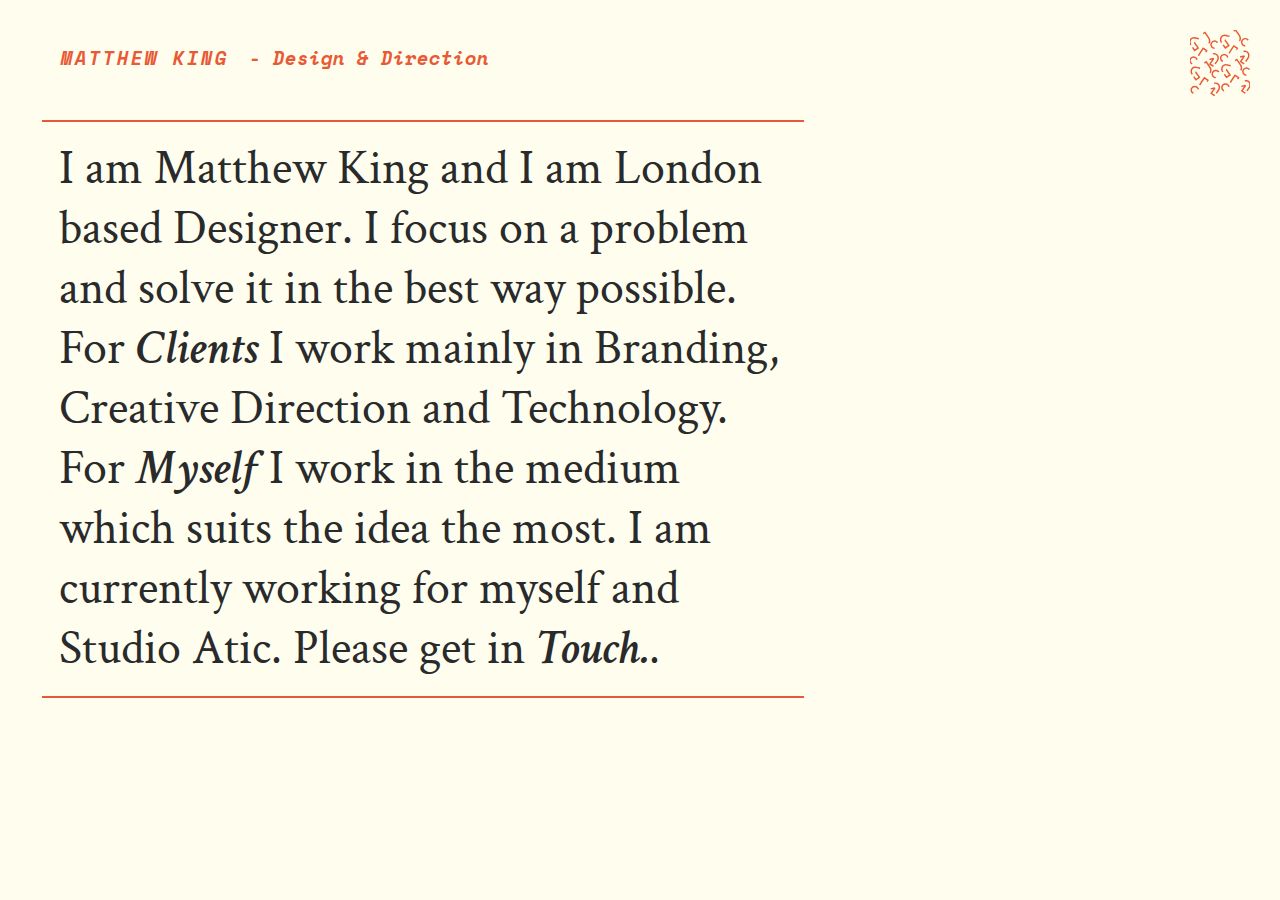
<file: index.html>
<!DOCTYPE html>
<html lang="en" dir="ltr">
  <head>
    <meta charset="utf-8">
  	<!-- Always force latest IE rendering engine & Chrome Frame -->
  	<meta http-equiv="X-UA-Compatible" content="IE=edge,chrome=1">

  	<title>Master</title>
  	<meta name="description" content="This is the master doc CHANGE ME">
  	<meta name="keywords" content="responsive, grid, system, web design">

  	<meta name="author" content="www.matthewking.design">

  	<meta http-equiv="cleartype" content="on">

  	<link rel="shortcut icon" href="/favicon.ico">

  	<!-- Responsive and mobile friendly stuff -->
  	<meta name="HandheldFriendly" content="True">
  	<meta name="MobileOptimized" content="320">
  	<meta name="viewport" content="width=device-width, initial-scale=1.0">

  	<!-- Stylesheets -->
  	<link rel="stylesheet" href="css/html5reset.css" media="all">
    <!-- <link rel="stylesheet" href="css/hover.css" media="all"> -->
  	<link rel="stylesheet" href="css/col.css" media="all">
  	<link rel="stylesheet" href="css/2cols.css" media="all">
  	<link rel="stylesheet" href="css/3cols.css" media="all">
  	<link rel="stylesheet" href="css/4cols.css" media="all">
  	<link rel="stylesheet" href="css/5cols.css" media="all">
  	<link rel="stylesheet" href="css/6cols.css" media="all">
  	<link rel="stylesheet" href="css/7cols.css" media="all">
  	<link rel="stylesheet" href="css/8cols.css" media="all">
  	<link rel="stylesheet" href="css/9cols.css" media="all">
  	<link rel="stylesheet" href="css/10cols.css" media="all">
  	<link rel="stylesheet" href="css/11cols.css" media="all">
  	<link rel="stylesheet" href="css/12cols.css" media="all">
    <link rel="stylesheet" href="css/style.css" media="all">
    <link href="https://fonts.googleapis.com/css?family=Crimson+Text:400,400i,600i,700" rel="stylesheet">
    <link href="https://fonts.googleapis.com/css?family=Space+Mono:400,400i,700,700i" rel="stylesheet">
    <link href="https://fonts.googleapis.com/css?family=Open+Sans+Condensed:300|Playfair+Display|Raleway:800|Shrikhand" rel="stylesheet">
    <link href="https://fonts.googleapis.com/css?family=Montserrat:800i" rel="stylesheet">
  </head>
  <body>
    <div class="container">

      <div class="section group">
        <div id="home-page-main-content" class="col span_6_of_9">
          <ul id="home-page-main-title">
            <li>MATTHEW KING</li>
            <li> - Design & Direction</li>
          </ul>
          <p id="home-page-body-copy">
            I am Matthew King and I am London based Designer. I focus on a problem and solve it in the best way possible. For <a id="home-page-clients" href="#">Clients</a> I work mainly in Branding, Creative Direction and Technology. For <a id="home-page-personal" href="#">Myself</a> I work in the medium which suits the idea the most. I am currently working for myself and Studio Atic. Please get in <a href="#">Touch.</a>.
          </p>
        </div>

        <div class="col span_1_of_9">

        </div>

        <a onclick="openNav()" href="#">
          <svg id="hamburger-open" class="" xmlns="http://www.w3.org/2000/svg" viewBox="0 0 411.76 451"><title>hamburger</title>
              <path id="p1" d="M59.21,328.94a35.38,35.38,0,0,1-5.14-10.53,38.16,38.16,0,0,1-1.54-10.52,30.33,30.33,0,0,1,1.93-10.79,28,28,0,0,1,5.39-9,24.46,24.46,0,0,1,8.47-6,27.59,27.59,0,0,1,11.17-2.18,37.37,37.37,0,0,1,9,1l64.44,15.41,1.8-2.57-23.62-34.4,24.13-16.18,25.17,37.23a35.59,35.59,0,0,1,5.13,10.53,38.11,38.11,0,0,1,1.54,10.52,30.27,30.27,0,0,1-1.93,10.78,27.57,27.57,0,0,1-5.39,9,24.4,24.4,0,0,1-8.47,6,27.76,27.76,0,0,1-11.17,2.18,37.31,37.31,0,0,1-9-1L86.69,313l-1.8,2.57L108.51,350,84.37,366.16Zm162,22.34a24,24,0,0,1-9.63-1.93,23.46,23.46,0,0,1-7.71-5.26,26,26,0,0,1-5.13-7.84,23.63,23.63,0,0,1-1.92-9.37,23.31,23.31,0,0,1,1.92-9.5,26.38,26.38,0,0,1,5.13-7.7,23.46,23.46,0,0,1,7.71-5.26,25.11,25.11,0,0,1,19.26,0,23.32,23.32,0,0,1,7.7,5.26,26.41,26.41,0,0,1,5.14,7.7,23.31,23.31,0,0,1,1.92,9.5,23.63,23.63,0,0,1-1.92,9.37,26.06,26.06,0,0,1-5.14,7.84,23.32,23.32,0,0,1-7.7,5.26A24.11,24.11,0,0,1,221.22,351.28Z" transform="translate(-44.12 -24.5)"/>
              <path d="M213.78,475.5l-24.15-16.17,23.63-34.4-1.8-2.57L147,437.77a37.82,37.82,0,0,1-9,1,27.71,27.71,0,0,1-11.16-2.18,24.35,24.35,0,0,1-8.48-6,27.74,27.74,0,0,1-5.39-9,30.49,30.49,0,0,1-1.93-10.78,37.65,37.65,0,0,1,1.55-10.52,35.11,35.11,0,0,1,5.13-10.53l25.16-37.23,24.14,16.18-23.63,34.4,1.8,2.57,64.44-15.41a37.45,37.45,0,0,1,9-1,27.57,27.57,0,0,1,11.16,2.18,24.41,24.41,0,0,1,8.48,6,28.22,28.22,0,0,1,5.39,9,30.6,30.6,0,0,1,1.92,10.8,38.52,38.52,0,0,1-1.53,10.52,35.42,35.42,0,0,1-5.15,10.53ZM67.29,458.69a23.38,23.38,0,0,1-7.69-5.26,25.69,25.69,0,0,1-5.14-7.84,23.46,23.46,0,0,1-1.93-9.37,23.15,23.15,0,0,1,1.93-9.5A26,26,0,0,1,59.6,419a23.38,23.38,0,0,1,7.69-5.26,25.11,25.11,0,0,1,19.26,0A23.26,23.26,0,0,1,94.26,419a26.38,26.38,0,0,1,5.13,7.7,23.31,23.31,0,0,1,1.92,9.5,23.63,23.63,0,0,1-1.92,9.37,26,26,0,0,1-5.13,7.84,23.26,23.26,0,0,1-7.71,5.26,25.11,25.11,0,0,1-19.26,0Z" transform="translate(-44.12 -24.5)"/>
              <path d="M50.8,127.08a35.15,35.15,0,0,1-5.14-10.53A38.06,38.06,0,0,1,44.12,106,30.58,30.58,0,0,1,46,95.24a28.18,28.18,0,0,1,5.4-9,24.34,24.34,0,0,1,8.47-6A27.42,27.42,0,0,1,71.08,78a37.35,37.35,0,0,1,9,1l64.44,15.41,1.8-2.57L122.69,57.5l24.13-16.18L172,78.55a35.52,35.52,0,0,1,5.13,10.54,38,38,0,0,1,1.54,10.52,30.31,30.31,0,0,1-1.93,10.78,27.63,27.63,0,0,1-5.39,9,24.27,24.27,0,0,1-8.47,6,27.79,27.79,0,0,1-11.17,2.18,37.31,37.31,0,0,1-9-1L78.27,111.16l-1.79,2.57,23.62,34.4L76,164.31Zm162,22.34a24.21,24.21,0,0,1-9.63-1.92,23.49,23.49,0,0,1-7.71-5.27,26,26,0,0,1-5.13-7.83,23.68,23.68,0,0,1-1.92-9.38,23.26,23.26,0,0,1,1.92-9.49,26.12,26.12,0,0,1,5.13-7.7,23.49,23.49,0,0,1,7.71-5.27,25.11,25.11,0,0,1,19.26,0,23.34,23.34,0,0,1,7.7,5.27,26.15,26.15,0,0,1,5.14,7.7A23.26,23.26,0,0,1,237.2,125a23.68,23.68,0,0,1-1.92,9.38,26,26,0,0,1-5.14,7.83,23.34,23.34,0,0,1-7.7,5.27A24.28,24.28,0,0,1,212.81,149.42Z" transform="translate(-44.12 -24.5)"/>
              <path d="M205.37,273.65l-24.15-16.18,23.62-34.4-1.79-2.57-64.44,15.41a37.31,37.31,0,0,1-9,1,27.71,27.71,0,0,1-11.16-2.18,24.22,24.22,0,0,1-8.48-6,27.8,27.8,0,0,1-5.39-9,30.55,30.55,0,0,1-1.93-10.79,38.11,38.11,0,0,1,1.54-10.52,35.59,35.59,0,0,1,5.13-10.53l25.17-37.23,24.14,16.18L135,201.24l1.8,2.57,64.44-15.4a37.44,37.44,0,0,1,9-1,27.57,27.57,0,0,1,11.16,2.18,24.54,24.54,0,0,1,8.48,6,28.16,28.16,0,0,1,5.39,9,30.54,30.54,0,0,1,1.92,10.79,38.06,38.06,0,0,1-1.54,10.52,35.14,35.14,0,0,1-5.14,10.53ZM58.88,256.84a23.55,23.55,0,0,1-7.7-5.27A26.06,26.06,0,0,1,46,243.73a23.59,23.59,0,0,1-1.92-9.37A23.26,23.26,0,0,1,46,224.87a26.15,26.15,0,0,1,5.14-7.7,23.55,23.55,0,0,1,7.7-5.27,25.11,25.11,0,0,1,19.26,0,23.28,23.28,0,0,1,7.71,5.27,26.12,26.12,0,0,1,5.13,7.7,23.26,23.26,0,0,1,1.92,9.49A23.59,23.59,0,0,1,91,243.73a26,26,0,0,1-5.13,7.84,23.28,23.28,0,0,1-7.71,5.27,25.11,25.11,0,0,1-19.26,0Z" transform="translate(-44.12 -24.5)"/>
              <path d="M269.48,312.12a35.14,35.14,0,0,1-5.14-10.53,38.16,38.16,0,0,1-1.54-10.52,30.6,30.6,0,0,1,1.92-10.8,28.22,28.22,0,0,1,5.39-9,24.41,24.41,0,0,1,8.48-6,27.57,27.57,0,0,1,11.16-2.18,37.45,37.45,0,0,1,9,1l64.44,15.41,1.8-2.57-23.63-34.4,24.14-16.19,25.17,37.24a35.59,35.59,0,0,1,5.13,10.53,38,38,0,0,1,1.54,10.52,30.49,30.49,0,0,1-1.93,10.78,27.74,27.74,0,0,1-5.39,9,24.35,24.35,0,0,1-8.48,6,27.71,27.71,0,0,1-11.16,2.18,37.82,37.82,0,0,1-9-1L297,296.2l-1.79,2.57,23.62,34.4-24.15,16.17Zm162,22.33a24,24,0,0,1-9.62-1.92,23.26,23.26,0,0,1-7.71-5.26,26,26,0,0,1-5.13-7.84,23.63,23.63,0,0,1-1.92-9.37,23.31,23.31,0,0,1,1.92-9.5,26.38,26.38,0,0,1,5.13-7.7,23.26,23.26,0,0,1,7.71-5.26,25.11,25.11,0,0,1,19.26,0,23.52,23.52,0,0,1,7.7,5.26,26.41,26.41,0,0,1,5.14,7.7,23.31,23.31,0,0,1,1.92,9.5,23.63,23.63,0,0,1-1.92,9.37,26.06,26.06,0,0,1-5.14,7.84,23.52,23.52,0,0,1-7.7,5.26A24.12,24.12,0,0,1,431.48,334.45Z" transform="translate(-44.12 -24.5)"/>
              <path d="M424,458.68,399.9,442.51l23.62-34.41-1.79-2.57-64.44,15.41a37.29,37.29,0,0,1-9,1,27.62,27.62,0,0,1-11.17-2.19,24.25,24.25,0,0,1-8.47-6,27.57,27.57,0,0,1-5.39-9A30.27,30.27,0,0,1,321.34,394a38,38,0,0,1,1.54-10.52A35.47,35.47,0,0,1,328,372.93l25.17-37.24,24.13,16.19-23.62,34.4,1.8,2.57,64.44-15.41a37.37,37.37,0,0,1,9-1,27.59,27.59,0,0,1,11.17,2.18,24.37,24.37,0,0,1,8.47,6,28.24,28.24,0,0,1,5.4,9,30.58,30.58,0,0,1,1.92,10.79,38.18,38.18,0,0,1-1.54,10.53,35.38,35.38,0,0,1-5.14,10.53ZM277.56,441.87a23.19,23.19,0,0,1-7.7-5.27,25.89,25.89,0,0,1-5.14-7.83,23.63,23.63,0,0,1-1.92-9.37,23.31,23.31,0,0,1,1.92-9.5,26.41,26.41,0,0,1,5.14-7.7,23.32,23.32,0,0,1,7.7-5.26,25,25,0,0,1,19.26,0,23.46,23.46,0,0,1,7.71,5.26,26.38,26.38,0,0,1,5.13,7.7,23.31,23.31,0,0,1,1.92,9.5,23.63,23.63,0,0,1-1.92,9.37,25.86,25.86,0,0,1-5.13,7.83,23.34,23.34,0,0,1-7.71,5.27,25.11,25.11,0,0,1-19.26,0Z" transform="translate(-44.12 -24.5)"/>
              <path d="M261.07,110.26a35.42,35.42,0,0,1-5.15-10.53,38.41,38.41,0,0,1-1.53-10.52,30.54,30.54,0,0,1,1.92-10.79,28.16,28.16,0,0,1,5.39-9,24.54,24.54,0,0,1,8.48-6,27.57,27.57,0,0,1,11.16-2.18,38,38,0,0,1,9,1l64.44,15.41,1.8-2.57L333,40.68,357.09,24.5l25.16,37.23a35.11,35.11,0,0,1,5.13,10.53,37.76,37.76,0,0,1,1.55,10.52A30.55,30.55,0,0,1,387,93.57a27.8,27.8,0,0,1-5.39,9,24.22,24.22,0,0,1-8.48,6A27.71,27.71,0,0,1,362,110.77a37.31,37.31,0,0,1-9-1L288.54,94.34l-1.8,2.57,23.63,34.4-24.15,16.17Zm162,22.34a24.2,24.2,0,0,1-9.62-1.92,23.43,23.43,0,0,1-7.71-5.27,26,26,0,0,1-5.13-7.84,23.59,23.59,0,0,1-1.92-9.37,23.26,23.26,0,0,1,1.92-9.49,26.12,26.12,0,0,1,5.13-7.7,23.28,23.28,0,0,1,7.71-5.27,25.11,25.11,0,0,1,19.26,0A23.4,23.4,0,0,1,440.4,91a25.77,25.77,0,0,1,5.14,7.7,23.1,23.1,0,0,1,1.93,9.49,23.43,23.43,0,0,1-1.93,9.37,25.69,25.69,0,0,1-5.14,7.84,23.55,23.55,0,0,1-7.69,5.27A24.29,24.29,0,0,1,423.07,132.6Z" transform="translate(-44.12 -24.5)"/>
              <path d="M415.63,256.82l-24.14-16.17,23.62-34.4-1.8-2.57-64.43,15.41a37.31,37.31,0,0,1-9,1,27.76,27.76,0,0,1-11.17-2.18,24.27,24.27,0,0,1-8.47-6,27.57,27.57,0,0,1-5.39-9,30.27,30.27,0,0,1-1.93-10.78,38.11,38.11,0,0,1,1.54-10.52,35.59,35.59,0,0,1,5.13-10.53l25.17-37.23L368.9,150l-23.62,34.4,1.8,2.57,64.44-15.41a37.37,37.37,0,0,1,9-1,27.59,27.59,0,0,1,11.17,2.18,24.59,24.59,0,0,1,8.47,6,28,28,0,0,1,5.39,9,30.33,30.33,0,0,1,1.93,10.79,38.16,38.16,0,0,1-1.54,10.52,35.38,35.38,0,0,1-5.14,10.53ZM269.15,240a23.32,23.32,0,0,1-7.7-5.26,26.06,26.06,0,0,1-5.14-7.84,23.63,23.63,0,0,1-1.92-9.37,23.23,23.23,0,0,1,1.92-9.49,26.15,26.15,0,0,1,5.14-7.7,23.19,23.19,0,0,1,7.7-5.27,25.11,25.11,0,0,1,19.26,0,23.34,23.34,0,0,1,7.71,5.27,26.12,26.12,0,0,1,5.13,7.7,23.23,23.23,0,0,1,1.92,9.49,23.63,23.63,0,0,1-1.92,9.37,26,26,0,0,1-5.13,7.84,23.46,23.46,0,0,1-7.71,5.26,25,25,0,0,1-19.26,0Z" transform="translate(-44.12 -24.5)"/>
            </svg>
        </a>

        <div id="navigation-bar" class="col span_2_of_9">
          <div id="mySidenav" class="sidenav">

            <a onclick="closeNav()" href="#" class="">
              <svg id="hamburger-close" class="" xmlns="http://www.w3.org/2000/svg" viewBox="0 0 411.76 451"><title>hamburger</title>
                  <!-- <animate attributeName="fill" values="#fffded;#e85935;#fffded" dur="3s" repeatCount="indefinite" /> -->
                  <path id="p1" d="M59.21,328.94a35.38,35.38,0,0,1-5.14-10.53,38.16,38.16,0,0,1-1.54-10.52,30.33,30.33,0,0,1,1.93-10.79,28,28,0,0,1,5.39-9,24.46,24.46,0,0,1,8.47-6,27.59,27.59,0,0,1,11.17-2.18,37.37,37.37,0,0,1,9,1l64.44,15.41,1.8-2.57-23.62-34.4,24.13-16.18,25.17,37.23a35.59,35.59,0,0,1,5.13,10.53,38.11,38.11,0,0,1,1.54,10.52,30.27,30.27,0,0,1-1.93,10.78,27.57,27.57,0,0,1-5.39,9,24.4,24.4,0,0,1-8.47,6,27.76,27.76,0,0,1-11.17,2.18,37.31,37.31,0,0,1-9-1L86.69,313l-1.8,2.57L108.51,350,84.37,366.16Zm162,22.34a24,24,0,0,1-9.63-1.93,23.46,23.46,0,0,1-7.71-5.26,26,26,0,0,1-5.13-7.84,23.63,23.63,0,0,1-1.92-9.37,23.31,23.31,0,0,1,1.92-9.5,26.38,26.38,0,0,1,5.13-7.7,23.46,23.46,0,0,1,7.71-5.26,25.11,25.11,0,0,1,19.26,0,23.32,23.32,0,0,1,7.7,5.26,26.41,26.41,0,0,1,5.14,7.7,23.31,23.31,0,0,1,1.92,9.5,23.63,23.63,0,0,1-1.92,9.37,26.06,26.06,0,0,1-5.14,7.84,23.32,23.32,0,0,1-7.7,5.26A24.11,24.11,0,0,1,221.22,351.28Z" transform="translate(-44.12 -24.5)"/>
                  <path d="M213.78,475.5l-24.15-16.17,23.63-34.4-1.8-2.57L147,437.77a37.82,37.82,0,0,1-9,1,27.71,27.71,0,0,1-11.16-2.18,24.35,24.35,0,0,1-8.48-6,27.74,27.74,0,0,1-5.39-9,30.49,30.49,0,0,1-1.93-10.78,37.65,37.65,0,0,1,1.55-10.52,35.11,35.11,0,0,1,5.13-10.53l25.16-37.23,24.14,16.18-23.63,34.4,1.8,2.57,64.44-15.41a37.45,37.45,0,0,1,9-1,27.57,27.57,0,0,1,11.16,2.18,24.41,24.41,0,0,1,8.48,6,28.22,28.22,0,0,1,5.39,9,30.6,30.6,0,0,1,1.92,10.8,38.52,38.52,0,0,1-1.53,10.52,35.42,35.42,0,0,1-5.15,10.53ZM67.29,458.69a23.38,23.38,0,0,1-7.69-5.26,25.69,25.69,0,0,1-5.14-7.84,23.46,23.46,0,0,1-1.93-9.37,23.15,23.15,0,0,1,1.93-9.5A26,26,0,0,1,59.6,419a23.38,23.38,0,0,1,7.69-5.26,25.11,25.11,0,0,1,19.26,0A23.26,23.26,0,0,1,94.26,419a26.38,26.38,0,0,1,5.13,7.7,23.31,23.31,0,0,1,1.92,9.5,23.63,23.63,0,0,1-1.92,9.37,26,26,0,0,1-5.13,7.84,23.26,23.26,0,0,1-7.71,5.26,25.11,25.11,0,0,1-19.26,0Z" transform="translate(-44.12 -24.5)"/>
                  <path d="M50.8,127.08a35.15,35.15,0,0,1-5.14-10.53A38.06,38.06,0,0,1,44.12,106,30.58,30.58,0,0,1,46,95.24a28.18,28.18,0,0,1,5.4-9,24.34,24.34,0,0,1,8.47-6A27.42,27.42,0,0,1,71.08,78a37.35,37.35,0,0,1,9,1l64.44,15.41,1.8-2.57L122.69,57.5l24.13-16.18L172,78.55a35.52,35.52,0,0,1,5.13,10.54,38,38,0,0,1,1.54,10.52,30.31,30.31,0,0,1-1.93,10.78,27.63,27.63,0,0,1-5.39,9,24.27,24.27,0,0,1-8.47,6,27.79,27.79,0,0,1-11.17,2.18,37.31,37.31,0,0,1-9-1L78.27,111.16l-1.79,2.57,23.62,34.4L76,164.31Zm162,22.34a24.21,24.21,0,0,1-9.63-1.92,23.49,23.49,0,0,1-7.71-5.27,26,26,0,0,1-5.13-7.83,23.68,23.68,0,0,1-1.92-9.38,23.26,23.26,0,0,1,1.92-9.49,26.12,26.12,0,0,1,5.13-7.7,23.49,23.49,0,0,1,7.71-5.27,25.11,25.11,0,0,1,19.26,0,23.34,23.34,0,0,1,7.7,5.27,26.15,26.15,0,0,1,5.14,7.7A23.26,23.26,0,0,1,237.2,125a23.68,23.68,0,0,1-1.92,9.38,26,26,0,0,1-5.14,7.83,23.34,23.34,0,0,1-7.7,5.27A24.28,24.28,0,0,1,212.81,149.42Z" transform="translate(-44.12 -24.5)"/>
                  <path d="M205.37,273.65l-24.15-16.18,23.62-34.4-1.79-2.57-64.44,15.41a37.31,37.31,0,0,1-9,1,27.71,27.71,0,0,1-11.16-2.18,24.22,24.22,0,0,1-8.48-6,27.8,27.8,0,0,1-5.39-9,30.55,30.55,0,0,1-1.93-10.79,38.11,38.11,0,0,1,1.54-10.52,35.59,35.59,0,0,1,5.13-10.53l25.17-37.23,24.14,16.18L135,201.24l1.8,2.57,64.44-15.4a37.44,37.44,0,0,1,9-1,27.57,27.57,0,0,1,11.16,2.18,24.54,24.54,0,0,1,8.48,6,28.16,28.16,0,0,1,5.39,9,30.54,30.54,0,0,1,1.92,10.79,38.06,38.06,0,0,1-1.54,10.52,35.14,35.14,0,0,1-5.14,10.53ZM58.88,256.84a23.55,23.55,0,0,1-7.7-5.27A26.06,26.06,0,0,1,46,243.73a23.59,23.59,0,0,1-1.92-9.37A23.26,23.26,0,0,1,46,224.87a26.15,26.15,0,0,1,5.14-7.7,23.55,23.55,0,0,1,7.7-5.27,25.11,25.11,0,0,1,19.26,0,23.28,23.28,0,0,1,7.71,5.27,26.12,26.12,0,0,1,5.13,7.7,23.26,23.26,0,0,1,1.92,9.49A23.59,23.59,0,0,1,91,243.73a26,26,0,0,1-5.13,7.84,23.28,23.28,0,0,1-7.71,5.27,25.11,25.11,0,0,1-19.26,0Z" transform="translate(-44.12 -24.5)"/>
                  <path d="M269.48,312.12a35.14,35.14,0,0,1-5.14-10.53,38.16,38.16,0,0,1-1.54-10.52,30.6,30.6,0,0,1,1.92-10.8,28.22,28.22,0,0,1,5.39-9,24.41,24.41,0,0,1,8.48-6,27.57,27.57,0,0,1,11.16-2.18,37.45,37.45,0,0,1,9,1l64.44,15.41,1.8-2.57-23.63-34.4,24.14-16.19,25.17,37.24a35.59,35.59,0,0,1,5.13,10.53,38,38,0,0,1,1.54,10.52,30.49,30.49,0,0,1-1.93,10.78,27.74,27.74,0,0,1-5.39,9,24.35,24.35,0,0,1-8.48,6,27.71,27.71,0,0,1-11.16,2.18,37.82,37.82,0,0,1-9-1L297,296.2l-1.79,2.57,23.62,34.4-24.15,16.17Zm162,22.33a24,24,0,0,1-9.62-1.92,23.26,23.26,0,0,1-7.71-5.26,26,26,0,0,1-5.13-7.84,23.63,23.63,0,0,1-1.92-9.37,23.31,23.31,0,0,1,1.92-9.5,26.38,26.38,0,0,1,5.13-7.7,23.26,23.26,0,0,1,7.71-5.26,25.11,25.11,0,0,1,19.26,0,23.52,23.52,0,0,1,7.7,5.26,26.41,26.41,0,0,1,5.14,7.7,23.31,23.31,0,0,1,1.92,9.5,23.63,23.63,0,0,1-1.92,9.37,26.06,26.06,0,0,1-5.14,7.84,23.52,23.52,0,0,1-7.7,5.26A24.12,24.12,0,0,1,431.48,334.45Z" transform="translate(-44.12 -24.5)"/>
                  <path d="M424,458.68,399.9,442.51l23.62-34.41-1.79-2.57-64.44,15.41a37.29,37.29,0,0,1-9,1,27.62,27.62,0,0,1-11.17-2.19,24.25,24.25,0,0,1-8.47-6,27.57,27.57,0,0,1-5.39-9A30.27,30.27,0,0,1,321.34,394a38,38,0,0,1,1.54-10.52A35.47,35.47,0,0,1,328,372.93l25.17-37.24,24.13,16.19-23.62,34.4,1.8,2.57,64.44-15.41a37.37,37.37,0,0,1,9-1,27.59,27.59,0,0,1,11.17,2.18,24.37,24.37,0,0,1,8.47,6,28.24,28.24,0,0,1,5.4,9,30.58,30.58,0,0,1,1.92,10.79,38.18,38.18,0,0,1-1.54,10.53,35.38,35.38,0,0,1-5.14,10.53ZM277.56,441.87a23.19,23.19,0,0,1-7.7-5.27,25.89,25.89,0,0,1-5.14-7.83,23.63,23.63,0,0,1-1.92-9.37,23.31,23.31,0,0,1,1.92-9.5,26.41,26.41,0,0,1,5.14-7.7,23.32,23.32,0,0,1,7.7-5.26,25,25,0,0,1,19.26,0,23.46,23.46,0,0,1,7.71,5.26,26.38,26.38,0,0,1,5.13,7.7,23.31,23.31,0,0,1,1.92,9.5,23.63,23.63,0,0,1-1.92,9.37,25.86,25.86,0,0,1-5.13,7.83,23.34,23.34,0,0,1-7.71,5.27,25.11,25.11,0,0,1-19.26,0Z" transform="translate(-44.12 -24.5)"/>
                  <path d="M261.07,110.26a35.42,35.42,0,0,1-5.15-10.53,38.41,38.41,0,0,1-1.53-10.52,30.54,30.54,0,0,1,1.92-10.79,28.16,28.16,0,0,1,5.39-9,24.54,24.54,0,0,1,8.48-6,27.57,27.57,0,0,1,11.16-2.18,38,38,0,0,1,9,1l64.44,15.41,1.8-2.57L333,40.68,357.09,24.5l25.16,37.23a35.11,35.11,0,0,1,5.13,10.53,37.76,37.76,0,0,1,1.55,10.52A30.55,30.55,0,0,1,387,93.57a27.8,27.8,0,0,1-5.39,9,24.22,24.22,0,0,1-8.48,6A27.71,27.71,0,0,1,362,110.77a37.31,37.31,0,0,1-9-1L288.54,94.34l-1.8,2.57,23.63,34.4-24.15,16.17Zm162,22.34a24.2,24.2,0,0,1-9.62-1.92,23.43,23.43,0,0,1-7.71-5.27,26,26,0,0,1-5.13-7.84,23.59,23.59,0,0,1-1.92-9.37,23.26,23.26,0,0,1,1.92-9.49,26.12,26.12,0,0,1,5.13-7.7,23.28,23.28,0,0,1,7.71-5.27,25.11,25.11,0,0,1,19.26,0A23.4,23.4,0,0,1,440.4,91a25.77,25.77,0,0,1,5.14,7.7,23.1,23.1,0,0,1,1.93,9.49,23.43,23.43,0,0,1-1.93,9.37,25.69,25.69,0,0,1-5.14,7.84,23.55,23.55,0,0,1-7.69,5.27A24.29,24.29,0,0,1,423.07,132.6Z" transform="translate(-44.12 -24.5)"/>
                  <path d="M415.63,256.82l-24.14-16.17,23.62-34.4-1.8-2.57-64.43,15.41a37.31,37.31,0,0,1-9,1,27.76,27.76,0,0,1-11.17-2.18,24.27,24.27,0,0,1-8.47-6,27.57,27.57,0,0,1-5.39-9,30.27,30.27,0,0,1-1.93-10.78,38.11,38.11,0,0,1,1.54-10.52,35.59,35.59,0,0,1,5.13-10.53l25.17-37.23L368.9,150l-23.62,34.4,1.8,2.57,64.44-15.41a37.37,37.37,0,0,1,9-1,27.59,27.59,0,0,1,11.17,2.18,24.59,24.59,0,0,1,8.47,6,28,28,0,0,1,5.39,9,30.33,30.33,0,0,1,1.93,10.79,38.16,38.16,0,0,1-1.54,10.52,35.38,35.38,0,0,1-5.14,10.53ZM269.15,240a23.32,23.32,0,0,1-7.7-5.26,26.06,26.06,0,0,1-5.14-7.84,23.63,23.63,0,0,1-1.92-9.37,23.23,23.23,0,0,1,1.92-9.49,26.15,26.15,0,0,1,5.14-7.7,23.19,23.19,0,0,1,7.7-5.27,25.11,25.11,0,0,1,19.26,0,23.34,23.34,0,0,1,7.71,5.27,26.12,26.12,0,0,1,5.13,7.7,23.23,23.23,0,0,1,1.92,9.49,23.63,23.63,0,0,1-1.92,9.37,26,26,0,0,1-5.13,7.84,23.46,23.46,0,0,1-7.71,5.26,25,25,0,0,1-19.26,0Z" transform="translate(-44.12 -24.5)"/>
                </svg>
            </a>


            <!-- <a href="javascript:void(0)" class="closebtn" onclick="closeNav()"><img src="img/hamburger-cream.png" alt=""></a> -->
            <!-- <a id="sidenav-item-clients" class="sidenav-item" href="#">Clients</a> -->
            <a id="sidenav-item-salon" class="sidenav-item hvr-sweep-to-right" href="#">SALON</a>
            <a id="sidenav-item-federation" class="sidenav-item hvr-sweep-to-left" href="#">FEDERATION</a>
            <a id="sidenav-item-noodle-live" class="sidenav-item hvr-sweep-to-right" href="#">Noodle Live</a>
            <!-- <a id="sidenav-item-personal" class="sidenav-item" href="#">Personal</a> -->
            <a id="sidenav-item-styles" class="sidenav-item hvr-sweep-to-left" href="#">STYLES</a>
            <a id="sidenav-item-drawing" class="sidenav-item hvr-sweep-to-right" href="#">drawing</a>
            <a id="sidenav-item-trumped" class="sidenav-item hvr-sweep-to-left" href="#">TRUMPED</a>
            <a id="sidenav-item-aeroponics" class="sidenav-item hvr-sweep-to-right" href="#">Aeroponics</a>
            <a id="sidenav-item-about-me" class="sidenav-item hvr-sweep-to-left" href="#">ABOUT</a>
            <a id="sidenav-item-type" class="sidenav-item hvr-sweep-to-right" href="type.html">TYPE</a>
            <a id="sidenav-item-svg" class="sidenav-item hvr-sweep-to-left" href="svg.html">SVG</a>

          </div>

        </div>
      </div>

      <!-- <div class="footer">

          <ul>
            <li id="footer-title">Matthew King</li>
            <li id="footer-sub-title"> - Design & Direction</li>
            <li id="footer-email"><a href="mailto:hello@matthewking.design?Subject=Hello" target="_top">hello@matthewking.design</a></li>
            <li id="footer-atic"><a href="https://studioatic.co.uk/">Studio Atic</a></li>
            <li id="footer-insta"><img src="img/insta.png" alt=""></li>
          </ul>

        <div id="footer-title" class="col span_1_of_4a">
          <h1>MATTHEW KING - Design & Direction</h1>
        </div>
        <div id="footer-email"class="col span_1_of_4a">
          <h1><a href="mailto:hello@matthewking.design?Subject=Hello" target="_top">hello@matthewking.design</a></h1>
        </div>
        <div id="footer-atic" class="col span_1_of_4a">
          <a href="https://studioatic.co.uk/">Studio Atic</a>
        </div>
        <div id="footer-insta" class="col span_1_of_4a">
          <img src="img/insta.png" alt="">
        </div>

      </div> -->

    </div>

  </body>
  <script src="https://ajax.googleapis.com/ajax/libs/jquery/3.3.1/jquery.min.js"></script>
  <script src="js/script.js"></script>
</html>
</file>
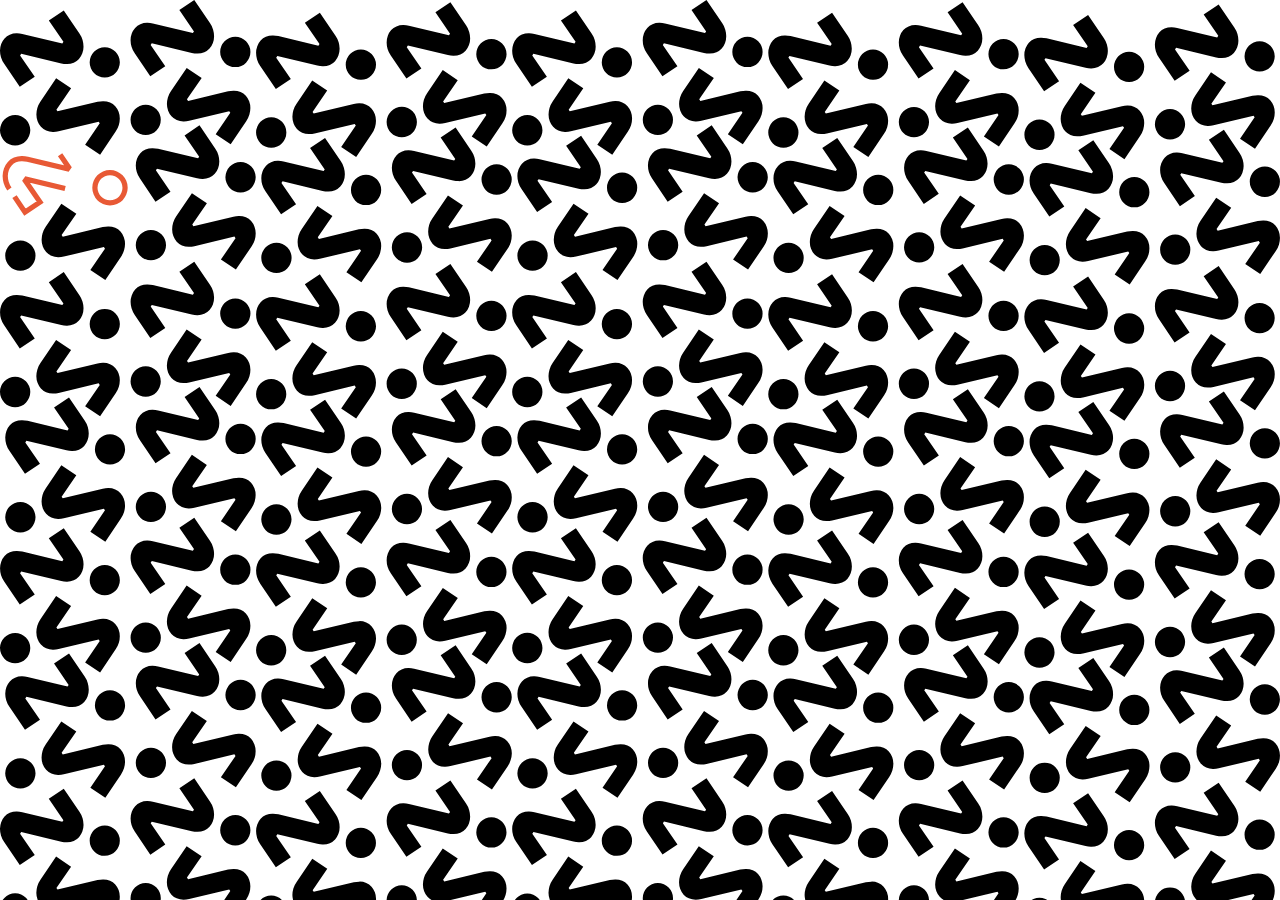
<file: svg.html>
<!DOCTYPE html>
<html lang="en" dir="ltr">
  <head>
    <meta charset="utf-8">
  	<!-- Always force latest IE rendering engine & Chrome Frame -->
  	<meta http-equiv="X-UA-Compatible" content="IE=edge,chrome=1">

  	<title>Master</title>
  	<meta name="description" content="This is the master doc CHANGE ME">
  	<meta name="keywords" content="responsive, grid, system, web design">

  	<meta name="author" content="www.matthewking.design">

  	<meta http-equiv="cleartype" content="on">

  	<link rel="shortcut icon" href="/favicon.ico">

  	<!-- Responsive and mobile friendly stuff -->
  	<meta name="HandheldFriendly" content="True">
  	<meta name="MobileOptimized" content="320">
  	<meta name="viewport" content="width=device-width, initial-scale=1.0">

  	<!-- Stylesheets -->
  	<link rel="stylesheet" href="css/html5reset.css" media="all">
    <!-- <link rel="stylesheet" href="css/hover.css" media="all"> -->
  	<link rel="stylesheet" href="css/col.css" media="all">
  	<link rel="stylesheet" href="css/2cols.css" media="all">
  	<link rel="stylesheet" href="css/3cols.css" media="all">
  	<link rel="stylesheet" href="css/4cols.css" media="all">
  	<link rel="stylesheet" href="css/5cols.css" media="all">
  	<link rel="stylesheet" href="css/6cols.css" media="all">
  	<link rel="stylesheet" href="css/7cols.css" media="all">
  	<link rel="stylesheet" href="css/8cols.css" media="all">
  	<link rel="stylesheet" href="css/9cols.css" media="all">
  	<link rel="stylesheet" href="css/10cols.css" media="all">
  	<link rel="stylesheet" href="css/11cols.css" media="all">
  	<link rel="stylesheet" href="css/12cols.css" media="all">
    <link rel="stylesheet" href="css/style.css" media="all">
    <link href="https://fonts.googleapis.com/css?family=Crimson+Text:400,400i,600i,700" rel="stylesheet">
    <link href="https://fonts.googleapis.com/css?family=Space+Mono:400,400i,700,700i" rel="stylesheet">
    <link href="https://fonts.googleapis.com/css?family=Open+Sans+Condensed:300|Playfair+Display|Raleway:800|Shrikhand" rel="stylesheet">
    <link href="https://fonts.googleapis.com/css?family=Montserrat:800i" rel="stylesheet">
  </head>
  <body>
    <div class="container-svg">
      <svg id="BG-texture-01" data-name="Layer 1" xmlns="http://www.w3.org/2000/svg" viewBox="0 0 1225.49 1017.5">
        <title>BG-texture-01</title><path id="p1"
          d="M39,183.47a21,21,0,0,1-3.06-6.26A22.67,22.67,0,0,1,35,171a18.14,18.14,0,0,1,1.14-6.41,16.66,16.66,0,0,1,3.21-5.35,14.51,14.51,0,0,1,5-3.58,16.39,16.39,0,0,1,6.64-1.3,22.46,22.46,0,0,1,5.35.61l38.31,9.16,1.06-1.53-14-20.45,14.35-9.62,15,22.14a21,21,0,0,1,3,6.26,22.63,22.63,0,0,1,.92,6.25,18.15,18.15,0,0,1-1.15,6.41,16.64,16.64,0,0,1-3.2,5.35,14.46,14.46,0,0,1-5,3.58,16.53,16.53,0,0,1-6.64,1.3,22.37,22.37,0,0,1-5.34-.61L55.3,174l-1.07,1.53L68.28,196,53.92,205.6Zm96.3,13.28a14.42,14.42,0,0,1-5.72-1.14,13.81,13.81,0,0,1-4.58-3.13,15.55,15.55,0,0,1-3-4.66,14.05,14.05,0,0,1-1.14-5.57,13.8,13.8,0,0,1,1.14-5.64,15.67,15.67,0,0,1,3-4.58,13.81,13.81,0,0,1,4.58-3.13,14.95,14.95,0,0,1,11.45,0,13.92,13.92,0,0,1,4.58,3.13,15.48,15.48,0,0,1,3,4.58,13.64,13.64,0,0,1,1.15,5.64,13.89,13.89,0,0,1-1.15,5.57,15.36,15.36,0,0,1-3,4.66,13.92,13.92,0,0,1-4.58,3.13A14.44,14.44,0,0,1,135.27,196.75Z"
          transform="translate(-30 -2.5)"/><path
          d="M130.85,270.6,116.5,261l14-20.46L129.47,239l-38.3,9.16a22.37,22.37,0,0,1-5.34.61,16.53,16.53,0,0,1-6.64-1.3,14.39,14.39,0,0,1-5-3.59,16.24,16.24,0,0,1-3.2-5.34,18,18,0,0,1-1.15-6.41,22.38,22.38,0,0,1,.92-6.26,20.94,20.94,0,0,1,3-6.26l15-22.13,14.34,9.62L89,227.56l1.07,1.53,38.31-9.16a21.87,21.87,0,0,1,5.34-.61,16.39,16.39,0,0,1,6.64,1.3,14.55,14.55,0,0,1,5,3.58,16.7,16.7,0,0,1,3.2,5.34,18,18,0,0,1,1.15,6.42,22.69,22.69,0,0,1-.92,6.25,20.83,20.83,0,0,1-3.05,6.26Zm-87.07-10a14,14,0,0,1-4.58-3.13,15.51,15.51,0,0,1-3.06-4.66A14.05,14.05,0,0,1,35,247.25a13.88,13.88,0,0,1,1.14-5.65A15.46,15.46,0,0,1,39.2,237a13.67,13.67,0,0,1,4.58-3.13,14.8,14.8,0,0,1,11.44,0A13.67,13.67,0,0,1,59.8,237a15.24,15.24,0,0,1,3.05,4.57A13.72,13.72,0,0,1,64,247.25a13.89,13.89,0,0,1-1.15,5.57,15.3,15.3,0,0,1-3.05,4.66,14,14,0,0,1-4.58,3.13,14.92,14.92,0,0,1-11.44,0Z"
          transform="translate(-30 -2.5)"/><path
          d="M34,63.48a21.1,21.1,0,0,1-3.06-6.26A22.72,22.72,0,0,1,30,51a18.2,18.2,0,0,1,1.14-6.42,16.72,16.72,0,0,1,3.21-5.34,14.51,14.51,0,0,1,5-3.58A16.39,16.39,0,0,1,46,34.33a22,22,0,0,1,5.35.61L89.68,44.1l1.06-1.53-14-20.45L91.05,12.5l15,22.13a21.18,21.18,0,0,1,3,6.26,22.76,22.76,0,0,1,.92,6.26,18.23,18.23,0,0,1-1.15,6.41,16.59,16.59,0,0,1-3.2,5.34,14.61,14.61,0,0,1-5,3.59A16.52,16.52,0,0,1,94,63.78a22.39,22.39,0,0,1-5.34-.6L50.3,54l-1.07,1.52L63.28,76,48.92,85.61Zm96.3,13.28a14.42,14.42,0,0,1-5.72-1.14A14,14,0,0,1,120,72.49a15.67,15.67,0,0,1-3-4.66,14.09,14.09,0,0,1-1.14-5.57,13.88,13.88,0,0,1,1.14-5.65A15.81,15.81,0,0,1,120,52a14,14,0,0,1,4.58-3.13,14.95,14.95,0,0,1,11.45,0A14.07,14.07,0,0,1,140.58,52a15.61,15.61,0,0,1,3,4.58,13.72,13.72,0,0,1,1.15,5.65,13.93,13.93,0,0,1-1.15,5.57,15.48,15.48,0,0,1-3,4.66A14.07,14.07,0,0,1,136,75.62,14.44,14.44,0,0,1,130.27,76.76Z"
          transform="translate(-30 -2.5)"/><path
          d="M125.85,150.61,111.5,141l14-20.45L124.47,119l-38.3,9.16a21.87,21.87,0,0,1-5.34.61,16.36,16.36,0,0,1-6.64-1.3,14.37,14.37,0,0,1-5-3.58,16.29,16.29,0,0,1-3.2-5.35,17.93,17.93,0,0,1-1.15-6.41,22.37,22.37,0,0,1,.92-6.25,20.83,20.83,0,0,1,3-6.26l15-22.13,14.34,9.62L84,107.57l1.07,1.52,38.31-9.16a22.37,22.37,0,0,1,5.34-.61,16.39,16.39,0,0,1,6.64,1.3,14.57,14.57,0,0,1,5,3.59,16.59,16.59,0,0,1,3.2,5.34,17.93,17.93,0,0,1,1.15,6.41,22.81,22.81,0,0,1-.92,6.26,20.94,20.94,0,0,1-3.05,6.26Zm-87.07-10a13.67,13.67,0,0,1-4.58-3.13,15.45,15.45,0,0,1-3.06-4.66A14,14,0,0,1,30,127.25a13.83,13.83,0,0,1,1.14-5.64A15.84,15.84,0,0,1,34.2,117a13.81,13.81,0,0,1,4.58-3.13,14.92,14.92,0,0,1,11.44,0A13.81,13.81,0,0,1,54.8,117a15.41,15.41,0,0,1,3.05,4.58A13.68,13.68,0,0,1,59,127.25a13.86,13.86,0,0,1-1.15,5.57,15.06,15.06,0,0,1-3.05,4.66,13.67,13.67,0,0,1-4.58,3.13,14.8,14.8,0,0,1-11.44,0Z"
          transform="translate(-30 -2.5)"/><path
          d="M164,173.48a20.88,20.88,0,0,1-3.05-6.27A22.69,22.69,0,0,1,160,161a17.93,17.93,0,0,1,1.15-6.41,16.64,16.64,0,0,1,3.2-5.35,14.55,14.55,0,0,1,5-3.58,16.39,16.39,0,0,1,6.64-1.3,22.37,22.37,0,0,1,5.34.61l38.31,9.16,1.07-1.53-14-20.45L221,122.49l15,22.14a20.48,20.48,0,0,1,3.05,6.26,22.26,22.26,0,0,1,.92,6.25,17.93,17.93,0,0,1-1.15,6.41,16.29,16.29,0,0,1-3.2,5.35,14.37,14.37,0,0,1-5,3.58,16.53,16.53,0,0,1-6.64,1.3,22.37,22.37,0,0,1-5.34-.61L180.3,164l-1.07,1.53,14,20.45-14.35,9.61Zm96.31,13.27a14.39,14.39,0,0,1-5.72-1.14,13.81,13.81,0,0,1-4.58-3.13,15.18,15.18,0,0,1-3.05-4.66,13.89,13.89,0,0,1-1.15-5.57,13.64,13.64,0,0,1,1.15-5.64A15.29,15.29,0,0,1,250,162a13.81,13.81,0,0,1,4.58-3.13,14.95,14.95,0,0,1,11.45,0,13.87,13.87,0,0,1,4.57,3.13,15.51,15.51,0,0,1,3.06,4.58,13.8,13.8,0,0,1,1.14,5.64,14.05,14.05,0,0,1-1.14,5.57,15.39,15.39,0,0,1-3.06,4.66,13.87,13.87,0,0,1-4.57,3.13A14.47,14.47,0,0,1,260.27,186.75Z"
          transform="translate(-30 -2.5)"/><path
          d="M255.85,260.6,241.49,251l14-20.45L254.47,229l-38.31,9.16a22.37,22.37,0,0,1-5.34.61,16.53,16.53,0,0,1-6.64-1.3,14.33,14.33,0,0,1-5-3.58,16.59,16.59,0,0,1-3.21-5.35,18.19,18.19,0,0,1-1.15-6.41,22.76,22.76,0,0,1,.92-6.26,21.18,21.18,0,0,1,3-6.26l15-22.13,14.35,9.62-14,20.45,1.06,1.53,38.31-9.16a22.46,22.46,0,0,1,5.35-.61,16.39,16.39,0,0,1,6.64,1.3,14.51,14.51,0,0,1,5,3.58,16.72,16.72,0,0,1,3.21,5.34,18.24,18.24,0,0,1,1.14,6.42,22.67,22.67,0,0,1-.91,6.25,21,21,0,0,1-3.06,6.26Zm-87.08-10a14.07,14.07,0,0,1-4.58-3.13,15.48,15.48,0,0,1-3.05-4.66,13.89,13.89,0,0,1-1.15-5.57,13.72,13.72,0,0,1,1.15-5.65,15.43,15.43,0,0,1,3.05-4.57,13.77,13.77,0,0,1,4.58-3.13,14.83,14.83,0,0,1,11.45,0A13.67,13.67,0,0,1,184.8,227a15.62,15.62,0,0,1,3,4.57,13.88,13.88,0,0,1,1.14,5.65,14.05,14.05,0,0,1-1.14,5.57,15.67,15.67,0,0,1-3,4.66,14,14,0,0,1-4.58,3.13,14.95,14.95,0,0,1-11.45,0Z"
          transform="translate(-30 -2.5)"/><path
          d="M159,53.48a20.83,20.83,0,0,1-3.05-6.26A22.74,22.74,0,0,1,155,41a18,18,0,0,1,1.15-6.42,16.7,16.7,0,0,1,3.2-5.34,14.55,14.55,0,0,1,5-3.58,16.39,16.39,0,0,1,6.64-1.3,21.87,21.87,0,0,1,5.34.61l38.31,9.16,1.07-1.53-14-20.45L216,2.5l15,22.13a20.7,20.7,0,0,1,3.05,6.26,22.38,22.38,0,0,1,.92,6.26,18,18,0,0,1-1.15,6.41,16.24,16.24,0,0,1-3.2,5.34,14.52,14.52,0,0,1-5,3.59,16.52,16.52,0,0,1-6.64,1.29,22.39,22.39,0,0,1-5.34-.6L175.3,44l-1.07,1.52,14,20.45-14.35,9.62Zm96.31,13.28a14.39,14.39,0,0,1-5.72-1.14A14,14,0,0,1,245,62.49a15.3,15.3,0,0,1-3.05-4.66,13.89,13.89,0,0,1-1.15-5.57,13.72,13.72,0,0,1,1.15-5.65A15.41,15.41,0,0,1,245,42a14,14,0,0,1,4.58-3.13,14.95,14.95,0,0,1,11.45,0A14,14,0,0,1,265.57,42a15.64,15.64,0,0,1,3.06,4.58,13.88,13.88,0,0,1,1.14,5.65,14.05,14.05,0,0,1-1.14,5.57,15.51,15.51,0,0,1-3.06,4.66A14,14,0,0,1,261,65.62,14.47,14.47,0,0,1,255.27,66.76Z"
          transform="translate(-30 -2.5)"/><path
          d="M250.85,140.61,236.49,131l14-20.45L249.47,109l-38.31,9.16a21.81,21.81,0,0,1-5.34.61,16.36,16.36,0,0,1-6.64-1.3,14.33,14.33,0,0,1-5-3.58,16.49,16.49,0,0,1-3.21-5.35,18.15,18.15,0,0,1-1.15-6.41,22.74,22.74,0,0,1,.92-6.25,21.07,21.07,0,0,1,3-6.26l15-22.13,14.35,9.62L209,97.57l1.06,1.52,38.31-9.16a22.47,22.47,0,0,1,5.35-.6,16.39,16.39,0,0,1,6.64,1.29,14.67,14.67,0,0,1,5,3.59,16.62,16.62,0,0,1,3.21,5.34,18.14,18.14,0,0,1,1.14,6.41,22.79,22.79,0,0,1-.91,6.26,21.22,21.22,0,0,1-3.06,6.26Zm-87.08-10a13.77,13.77,0,0,1-4.58-3.13,15.24,15.24,0,0,1-3.05-4.66,13.86,13.86,0,0,1-1.15-5.57,13.71,13.71,0,0,1,1.15-5.64,15.61,15.61,0,0,1,3.05-4.58,14.07,14.07,0,0,1,4.58-3.13,14.95,14.95,0,0,1,11.45,0A14,14,0,0,1,179.8,107a15.81,15.81,0,0,1,3,4.58,13.87,13.87,0,0,1,1.14,5.64,14,14,0,0,1-1.14,5.57,15.42,15.42,0,0,1-3,4.66,13.67,13.67,0,0,1-4.58,3.13,14.83,14.83,0,0,1-11.45,0Z"
          transform="translate(-30 -2.5)"/><path
          d="M39,434a21.22,21.22,0,0,1-3.06-6.26,22.79,22.79,0,0,1-.91-6.26,18.14,18.14,0,0,1,1.14-6.41,16.66,16.66,0,0,1,3.21-5.35,14.51,14.51,0,0,1,5-3.58,16.39,16.39,0,0,1,6.64-1.3,22.46,22.46,0,0,1,5.35.61l38.31,9.16,1.06-1.53-14-20.45L96.05,383l15,22.14a21,21,0,0,1,3,6.26,22.63,22.63,0,0,1,.92,6.25,18.15,18.15,0,0,1-1.15,6.41,16.64,16.64,0,0,1-3.2,5.35,14.46,14.46,0,0,1-5,3.58,16.53,16.53,0,0,1-6.64,1.3,22.37,22.37,0,0,1-5.34-.61L55.3,424.52l-1.07,1.53L68.28,446.5l-14.36,9.61Zm96.3,13.27a14.42,14.42,0,0,1-5.72-1.14A13.81,13.81,0,0,1,125,443a15.42,15.42,0,0,1-3-4.66,14.05,14.05,0,0,1-1.14-5.57,13.8,13.8,0,0,1,1.14-5.64,15.67,15.67,0,0,1,3-4.58,13.81,13.81,0,0,1,4.58-3.13,14.95,14.95,0,0,1,11.45,0,13.92,13.92,0,0,1,4.58,3.13,15.48,15.48,0,0,1,3,4.58,13.64,13.64,0,0,1,1.15,5.64,13.89,13.89,0,0,1-1.15,5.57,15.24,15.24,0,0,1-3,4.66,13.92,13.92,0,0,1-4.58,3.13A14.44,14.44,0,0,1,135.27,447.26Z"
          transform="translate(-30 -2.5)"/><path
          d="M130.85,521.11,116.5,511.5l14-20.45-1.07-1.53-38.3,9.16a22.37,22.37,0,0,1-5.34.61,16.53,16.53,0,0,1-6.64-1.3,14.37,14.37,0,0,1-5-3.58,16.29,16.29,0,0,1-3.2-5.35,18,18,0,0,1-1.15-6.41,22.38,22.38,0,0,1,.92-6.26,20.94,20.94,0,0,1,3-6.26l15-22.13,14.34,9.62L89,478.07l1.07,1.53,38.31-9.16a22.37,22.37,0,0,1,5.34-.61,16.39,16.39,0,0,1,6.64,1.3,14.55,14.55,0,0,1,5,3.58,16.7,16.7,0,0,1,3.2,5.34,18,18,0,0,1,1.15,6.42,22.69,22.69,0,0,1-.92,6.25,20.71,20.71,0,0,1-3.05,6.26Zm-87.07-10A14,14,0,0,1,39.2,508a15.51,15.51,0,0,1-3.06-4.66A14.05,14.05,0,0,1,35,497.76a13.88,13.88,0,0,1,1.14-5.65,15.46,15.46,0,0,1,3.06-4.57,13.67,13.67,0,0,1,4.58-3.13,14.8,14.8,0,0,1,11.44,0,13.67,13.67,0,0,1,4.58,3.13,15.24,15.24,0,0,1,3.05,4.57A13.72,13.72,0,0,1,64,497.76a13.89,13.89,0,0,1-1.15,5.57A15.3,15.3,0,0,1,59.8,508a14,14,0,0,1-4.58,3.13,14.92,14.92,0,0,1-11.44,0Z"
          transform="translate(-30 -2.5)"/><path
          d="M34,314a21.1,21.1,0,0,1-3.06-6.26,22.72,22.72,0,0,1-.91-6.25,18.2,18.2,0,0,1,1.14-6.42,16.72,16.72,0,0,1,3.21-5.34,14.51,14.51,0,0,1,5-3.58,16.39,16.39,0,0,1,6.64-1.3,22,22,0,0,1,5.35.61l38.31,9.16,1.06-1.53-14-20.45L91.05,263l15,22.13a21.18,21.18,0,0,1,3,6.26,22.76,22.76,0,0,1,.92,6.26,18.19,18.19,0,0,1-1.15,6.41,16.59,16.59,0,0,1-3.2,5.34,14.48,14.48,0,0,1-5,3.59A16.53,16.53,0,0,1,94,314.3a22.37,22.37,0,0,1-5.34-.61L50.3,304.53l-1.07,1.52L63.28,326.5l-14.36,9.62Zm96.3,13.28a14.42,14.42,0,0,1-5.72-1.14A14,14,0,0,1,120,323a15.67,15.67,0,0,1-3-4.66,14.05,14.05,0,0,1-1.14-5.57,13.88,13.88,0,0,1,1.14-5.65,15.81,15.81,0,0,1,3-4.58,14,14,0,0,1,4.58-3.13,14.95,14.95,0,0,1,11.45,0,14.07,14.07,0,0,1,4.58,3.13,15.61,15.61,0,0,1,3,4.58,13.72,13.72,0,0,1,1.15,5.65,13.89,13.89,0,0,1-1.15,5.57,15.48,15.48,0,0,1-3,4.66,14.07,14.07,0,0,1-4.58,3.13A14.44,14.44,0,0,1,130.27,327.27Z"
          transform="translate(-30 -2.5)"/><path
          d="M125.85,401.12,111.5,391.5l14-20.45-1.07-1.53-38.3,9.16a21.87,21.87,0,0,1-5.34.61,16.36,16.36,0,0,1-6.64-1.3,14.37,14.37,0,0,1-5-3.58,16.29,16.29,0,0,1-3.2-5.35,17.93,17.93,0,0,1-1.15-6.41,22.37,22.37,0,0,1,.92-6.25,20.83,20.83,0,0,1,3-6.26l15-22.13,14.34,9.62L84,358.08l1.07,1.52,38.31-9.16a22.39,22.39,0,0,1,5.34-.6,16.39,16.39,0,0,1,6.64,1.29,14.71,14.71,0,0,1,5,3.59,16.59,16.59,0,0,1,3.2,5.34,18,18,0,0,1,1.15,6.41,22.81,22.81,0,0,1-.92,6.26,20.94,20.94,0,0,1-3.05,6.26Zm-87.07-10A13.67,13.67,0,0,1,34.2,388a15.53,15.53,0,0,1-3.06-4.65A14.1,14.1,0,0,1,30,377.76a13.87,13.87,0,0,1,1.14-5.64,15.84,15.84,0,0,1,3.06-4.58,14,14,0,0,1,4.58-3.13,14.92,14.92,0,0,1,11.44,0,14,14,0,0,1,4.58,3.13,15.41,15.41,0,0,1,3.05,4.58A13.71,13.71,0,0,1,59,377.76a13.94,13.94,0,0,1-1.15,5.58A15.13,15.13,0,0,1,54.8,388a13.67,13.67,0,0,1-4.58,3.13,14.8,14.8,0,0,1-11.44,0Z"
          transform="translate(-30 -2.5)"/><path
          d="M164,424a20.94,20.94,0,0,1-3.05-6.26,22.81,22.81,0,0,1-.92-6.26,17.93,17.93,0,0,1,1.15-6.41,16.59,16.59,0,0,1,3.2-5.34,14.45,14.45,0,0,1,5-3.59,16.39,16.39,0,0,1,6.64-1.3,22.37,22.37,0,0,1,5.34.61l38.31,9.16,1.07-1.52-14-20.46L221,373l15,22.14a20.59,20.59,0,0,1,3.05,6.26,22.32,22.32,0,0,1,.92,6.25,17.93,17.93,0,0,1-1.15,6.41,16.29,16.29,0,0,1-3.2,5.35,14.37,14.37,0,0,1-5,3.58,16.36,16.36,0,0,1-6.64,1.3,21.87,21.87,0,0,1-5.34-.61l-38.3-9.16-1.07,1.53,14,20.45-14.35,9.61Zm96.31,13.27a14.22,14.22,0,0,1-5.72-1.14A13.81,13.81,0,0,1,250,433a15.06,15.06,0,0,1-3.05-4.66,13.89,13.89,0,0,1-1.15-5.57,13.68,13.68,0,0,1,1.15-5.64,15.29,15.29,0,0,1,3.05-4.58,13.81,13.81,0,0,1,4.58-3.13,14.95,14.95,0,0,1,11.45,0,13.87,13.87,0,0,1,4.57,3.13,15.51,15.51,0,0,1,3.06,4.58,13.83,13.83,0,0,1,1.14,5.64,14.05,14.05,0,0,1-1.14,5.57,15.26,15.26,0,0,1-3.06,4.66,13.87,13.87,0,0,1-4.57,3.13A14.3,14.3,0,0,1,260.27,437.26Z"
          transform="translate(-30 -2.5)"/><path
          d="M255.85,511.11l-14.36-9.61,14-20.45-1.07-1.53-38.31,9.16a22.37,22.37,0,0,1-5.34.61,16.53,16.53,0,0,1-6.64-1.3,14.33,14.33,0,0,1-5-3.58,16.49,16.49,0,0,1-3.21-5.35,18.15,18.15,0,0,1-1.15-6.41,22.63,22.63,0,0,1,.92-6.25,21,21,0,0,1,3-6.26l15-22.14,14.35,9.62-14,20.45,1.06,1.53,38.31-9.16a22.46,22.46,0,0,1,5.35-.61,16.39,16.39,0,0,1,6.64,1.3,14.51,14.51,0,0,1,5,3.58,16.72,16.72,0,0,1,3.21,5.34,18.24,18.24,0,0,1,1.14,6.42,22.67,22.67,0,0,1-.91,6.25A21,21,0,0,1,270.8,489Zm-87.08-10a14.07,14.07,0,0,1-4.58-3.13,15.36,15.36,0,0,1-3.05-4.66,13.89,13.89,0,0,1-1.15-5.57,13.72,13.72,0,0,1,1.15-5.65,15.43,15.43,0,0,1,3.05-4.57,13.77,13.77,0,0,1,4.58-3.13,14.83,14.83,0,0,1,11.45,0,13.67,13.67,0,0,1,4.58,3.13,15.62,15.62,0,0,1,3,4.57,13.88,13.88,0,0,1,1.14,5.65,14.05,14.05,0,0,1-1.14,5.57,15.55,15.55,0,0,1-3,4.66,14,14,0,0,1-4.58,3.13,14.95,14.95,0,0,1-11.45,0Z"
          transform="translate(-30 -2.5)"/><path
          d="M159,304a20.83,20.83,0,0,1-3.05-6.26,22.74,22.74,0,0,1-.92-6.25,18,18,0,0,1,1.15-6.42,16.7,16.7,0,0,1,3.2-5.34,14.55,14.55,0,0,1,5-3.58,16.39,16.39,0,0,1,6.64-1.3,21.87,21.87,0,0,1,5.34.61l38.31,9.16,1.07-1.53-14-20.45L216,253l15,22.13a20.7,20.7,0,0,1,3.05,6.26,22.38,22.38,0,0,1,.92,6.26,18,18,0,0,1-1.15,6.41,16.24,16.24,0,0,1-3.2,5.34,14.39,14.39,0,0,1-5,3.59,16.53,16.53,0,0,1-6.64,1.3,22.37,22.37,0,0,1-5.34-.61l-38.3-9.16-1.07,1.52,14,20.46-14.35,9.61Zm96.31,13.28a14.39,14.39,0,0,1-5.72-1.14A14,14,0,0,1,245,313a15.3,15.3,0,0,1-3.05-4.66,13.89,13.89,0,0,1-1.15-5.57,13.72,13.72,0,0,1,1.15-5.65,15.24,15.24,0,0,1,3.05-4.57,13.67,13.67,0,0,1,4.58-3.13,14.83,14.83,0,0,1,11.45,0,13.72,13.72,0,0,1,4.57,3.13,15.46,15.46,0,0,1,3.06,4.57,13.88,13.88,0,0,1,1.14,5.65,14.05,14.05,0,0,1-1.14,5.57,15.51,15.51,0,0,1-3.06,4.66,14,14,0,0,1-4.57,3.13A14.47,14.47,0,0,1,255.27,317.27Z"
          transform="translate(-30 -2.5)"/><path
          d="M250.85,391.12l-14.36-9.62,14-20.45-1.07-1.53-38.31,9.16a21.81,21.81,0,0,1-5.34.61,16.36,16.36,0,0,1-6.64-1.3,14.33,14.33,0,0,1-5-3.58,16.49,16.49,0,0,1-3.21-5.35,18.15,18.15,0,0,1-1.15-6.41,22.74,22.74,0,0,1,.92-6.25,21.07,21.07,0,0,1,3-6.26l15-22.13,14.35,9.62-14,20.45,1.06,1.53,38.31-9.17a22.47,22.47,0,0,1,5.35-.6,16.39,16.39,0,0,1,6.64,1.29,14.67,14.67,0,0,1,5,3.59,16.72,16.72,0,0,1,3.21,5.34,18.18,18.18,0,0,1,1.14,6.41,22.79,22.79,0,0,1-.91,6.26A21.22,21.22,0,0,1,265.8,369Zm-87.08-10a13.77,13.77,0,0,1-4.58-3.13,15.31,15.31,0,0,1-3.05-4.65,13.94,13.94,0,0,1-1.15-5.58,13.71,13.71,0,0,1,1.15-5.64,15.61,15.61,0,0,1,3.05-4.58,14.07,14.07,0,0,1,4.58-3.13,14.95,14.95,0,0,1,11.45,0,14,14,0,0,1,4.58,3.13,15.81,15.81,0,0,1,3,4.58,13.87,13.87,0,0,1,1.14,5.64,14.1,14.1,0,0,1-1.14,5.58,15.5,15.5,0,0,1-3,4.65,13.67,13.67,0,0,1-4.58,3.13,14.83,14.83,0,0,1-11.45,0Z"
          transform="translate(-30 -2.5)"/><path
          d="M39,679.17a21.22,21.22,0,0,1-3.06-6.26,22.79,22.79,0,0,1-.91-6.26,18.14,18.14,0,0,1,1.14-6.41,16.62,16.62,0,0,1,3.21-5.34,14.54,14.54,0,0,1,5-3.59A16.39,16.39,0,0,1,51,650a22.46,22.46,0,0,1,5.35.61l38.31,9.16,1.06-1.52-14-20.46,14.35-9.62,15,22.14a21.07,21.07,0,0,1,3,6.26,22.69,22.69,0,0,1,.92,6.25,18.15,18.15,0,0,1-1.15,6.41,16.64,16.64,0,0,1-3.2,5.35,14.46,14.46,0,0,1-5,3.58,16.36,16.36,0,0,1-6.64,1.3,21.87,21.87,0,0,1-5.34-.61L55.3,669.7l-1.07,1.53,14.05,20.45-14.36,9.61Zm96.3,13.27a14.25,14.25,0,0,1-5.72-1.14,13.81,13.81,0,0,1-4.58-3.13,15.42,15.42,0,0,1-3-4.66,14.05,14.05,0,0,1-1.14-5.57,13.83,13.83,0,0,1,1.14-5.64,15.67,15.67,0,0,1,3-4.58,13.81,13.81,0,0,1,4.58-3.13,14.95,14.95,0,0,1,11.45,0,13.92,13.92,0,0,1,4.58,3.13,15.48,15.48,0,0,1,3,4.58,13.68,13.68,0,0,1,1.15,5.64,13.89,13.89,0,0,1-1.15,5.57,15.24,15.24,0,0,1-3,4.66A13.92,13.92,0,0,1,141,691.3,14.27,14.27,0,0,1,135.27,692.44Z"
          transform="translate(-30 -2.5)"/><path
          d="M130.85,766.29l-14.35-9.61,14-20.45-1.07-1.53-38.3,9.16a22.37,22.37,0,0,1-5.34.61,16.53,16.53,0,0,1-6.64-1.3,14.37,14.37,0,0,1-5-3.58,16.29,16.29,0,0,1-3.2-5.35,17.93,17.93,0,0,1-1.15-6.41,22.26,22.26,0,0,1,.92-6.25,20.71,20.71,0,0,1,3-6.26l15-22.14,14.34,9.62L89,723.25l1.07,1.53,38.31-9.16a22.37,22.37,0,0,1,5.34-.61,16.39,16.39,0,0,1,6.64,1.3,14.55,14.55,0,0,1,5,3.58,16.7,16.7,0,0,1,3.2,5.34,18,18,0,0,1,1.15,6.42,22.69,22.69,0,0,1-.92,6.25,20.71,20.71,0,0,1-3.05,6.26Zm-87.07-10a14,14,0,0,1-4.58-3.13,15.39,15.39,0,0,1-3.06-4.66A14.05,14.05,0,0,1,35,742.94a13.88,13.88,0,0,1,1.14-5.65,15.46,15.46,0,0,1,3.06-4.57,13.67,13.67,0,0,1,4.58-3.13,14.8,14.8,0,0,1,11.44,0,13.67,13.67,0,0,1,4.58,3.13,15.24,15.24,0,0,1,3.05,4.57A13.72,13.72,0,0,1,64,742.94a13.89,13.89,0,0,1-1.15,5.57,15.18,15.18,0,0,1-3.05,4.66,14,14,0,0,1-4.58,3.13,14.92,14.92,0,0,1-11.44,0Z"
          transform="translate(-30 -2.5)"/><path
          d="M34,559.17a21.1,21.1,0,0,1-3.06-6.26,22.72,22.72,0,0,1-.91-6.25,18.24,18.24,0,0,1,1.14-6.42,16.72,16.72,0,0,1,3.21-5.34,14.51,14.51,0,0,1,5-3.58A16.39,16.39,0,0,1,46,530a22,22,0,0,1,5.35.61l38.31,9.16,1.06-1.53-14-20.45,14.35-9.62,15,22.13a21.18,21.18,0,0,1,3,6.26,22.76,22.76,0,0,1,.92,6.26,18.19,18.19,0,0,1-1.15,6.41,16.59,16.59,0,0,1-3.2,5.34,14.48,14.48,0,0,1-5,3.59,16.53,16.53,0,0,1-6.64,1.3,22.37,22.37,0,0,1-5.34-.61L50.3,549.71l-1.07,1.52,14.05,20.46L48.92,581.3Zm96.3,13.28a14.42,14.42,0,0,1-5.72-1.14,14,14,0,0,1-4.58-3.13,15.67,15.67,0,0,1-3-4.66,14.05,14.05,0,0,1-1.14-5.57,13.88,13.88,0,0,1,1.14-5.65,15.62,15.62,0,0,1,3-4.57,13.67,13.67,0,0,1,4.58-3.13,14.83,14.83,0,0,1,11.45,0,13.77,13.77,0,0,1,4.58,3.13,15.43,15.43,0,0,1,3,4.57,13.72,13.72,0,0,1,1.15,5.65,13.89,13.89,0,0,1-1.15,5.57,15.48,15.48,0,0,1-3,4.66,14.07,14.07,0,0,1-4.58,3.13A14.44,14.44,0,0,1,130.27,572.45Z"
          transform="translate(-30 -2.5)"/><path
          d="M125.85,646.3l-14.35-9.62,14-20.45-1.07-1.53-38.3,9.16a21.87,21.87,0,0,1-5.34.61,16.36,16.36,0,0,1-6.64-1.3,14.37,14.37,0,0,1-5-3.58,16.29,16.29,0,0,1-3.2-5.35,17.93,17.93,0,0,1-1.15-6.41,22.37,22.37,0,0,1,.92-6.25,20.83,20.83,0,0,1,3-6.26l15-22.13,14.34,9.62L84,603.26l1.07,1.53,38.31-9.16a21.87,21.87,0,0,1,5.34-.61,16.39,16.39,0,0,1,6.64,1.29,14.71,14.71,0,0,1,5,3.59,16.7,16.7,0,0,1,3.2,5.34,18,18,0,0,1,1.15,6.41,22.76,22.76,0,0,1-.92,6.26,20.94,20.94,0,0,1-3.05,6.26Zm-87.07-10a13.67,13.67,0,0,1-4.58-3.13,15.53,15.53,0,0,1-3.06-4.65A14.09,14.09,0,0,1,30,623a13.88,13.88,0,0,1,1.14-5.65,15.84,15.84,0,0,1,3.06-4.58,14,14,0,0,1,4.58-3.13,14.92,14.92,0,0,1,11.44,0,14,14,0,0,1,4.58,3.13,15.41,15.41,0,0,1,3.05,4.58A13.72,13.72,0,0,1,59,623a13.93,13.93,0,0,1-1.15,5.57,15.13,15.13,0,0,1-3.05,4.65,13.67,13.67,0,0,1-4.58,3.13,14.8,14.8,0,0,1-11.44,0Z"
          transform="translate(-30 -2.5)"/><path
          d="M164,669.17a20.94,20.94,0,0,1-3.05-6.26,22.81,22.81,0,0,1-.92-6.26,17.93,17.93,0,0,1,1.15-6.41,16.59,16.59,0,0,1,3.2-5.34,14.57,14.57,0,0,1,5-3.59A16.39,16.39,0,0,1,176,640a22.37,22.37,0,0,1,5.34.61l38.31,9.16,1.07-1.52-14-20.46L221,618.18l15,22.14a20.59,20.59,0,0,1,3.05,6.26,22.37,22.37,0,0,1,.92,6.25,17.93,17.93,0,0,1-1.15,6.41,16.29,16.29,0,0,1-3.2,5.35,14.37,14.37,0,0,1-5,3.58,16.36,16.36,0,0,1-6.64,1.3,21.87,21.87,0,0,1-5.34-.61l-38.3-9.16-1.07,1.53,14,20.45-14.35,9.61Zm96.31,13.27a14.22,14.22,0,0,1-5.72-1.14,13.81,13.81,0,0,1-4.58-3.13,15.06,15.06,0,0,1-3.05-4.66,13.89,13.89,0,0,1-1.15-5.57,13.68,13.68,0,0,1,1.15-5.64,15.29,15.29,0,0,1,3.05-4.58,13.81,13.81,0,0,1,4.58-3.13,14.95,14.95,0,0,1,11.45,0,13.87,13.87,0,0,1,4.57,3.13,15.51,15.51,0,0,1,3.06,4.58,13.83,13.83,0,0,1,1.14,5.64,14.05,14.05,0,0,1-1.14,5.57,15.26,15.26,0,0,1-3.06,4.66A13.87,13.87,0,0,1,266,681.3,14.3,14.3,0,0,1,260.27,682.44Z"
          transform="translate(-30 -2.5)"/><path
          d="M255.85,756.29l-14.36-9.61,14-20.45-1.07-1.53-38.31,9.16a22.37,22.37,0,0,1-5.34.61,16.53,16.53,0,0,1-6.64-1.3,14.33,14.33,0,0,1-5-3.58,16.49,16.49,0,0,1-3.21-5.35,18.15,18.15,0,0,1-1.15-6.41,22.63,22.63,0,0,1,.92-6.25,21,21,0,0,1,3-6.26l15-22.14,14.35,9.62-14,20.45,1.06,1.53,38.31-9.16a22.46,22.46,0,0,1,5.35-.61,16.39,16.39,0,0,1,6.64,1.3,14.51,14.51,0,0,1,5,3.58,16.72,16.72,0,0,1,3.21,5.34,18.24,18.24,0,0,1,1.14,6.42,22.67,22.67,0,0,1-.91,6.25,21,21,0,0,1-3.06,6.26Zm-87.08-10a13.92,13.92,0,0,1-4.58-3.13,15.36,15.36,0,0,1-3.05-4.66,13.89,13.89,0,0,1-1.15-5.57,13.72,13.72,0,0,1,1.15-5.65,15.43,15.43,0,0,1,3.05-4.57,13.77,13.77,0,0,1,4.58-3.13,14.83,14.83,0,0,1,11.45,0,13.67,13.67,0,0,1,4.58,3.13,15.62,15.62,0,0,1,3,4.57,13.88,13.88,0,0,1,1.14,5.65,14.05,14.05,0,0,1-1.14,5.57,15.55,15.55,0,0,1-3,4.66,13.81,13.81,0,0,1-4.58,3.13,14.95,14.95,0,0,1-11.45,0Z"
          transform="translate(-30 -2.5)"/><path
          d="M159,549.17a20.83,20.83,0,0,1-3.05-6.26,22.69,22.69,0,0,1-.92-6.25,18,18,0,0,1,1.15-6.42,16.7,16.7,0,0,1,3.2-5.34,14.55,14.55,0,0,1,5-3.58A16.39,16.39,0,0,1,171,520a21.87,21.87,0,0,1,5.34.61l38.31,9.16,1.07-1.53-14-20.45L216,498.19l15,22.13a20.7,20.7,0,0,1,3.05,6.26,22.38,22.38,0,0,1,.92,6.26,18,18,0,0,1-1.15,6.41,16.24,16.24,0,0,1-3.2,5.34,14.39,14.39,0,0,1-5,3.59,16.53,16.53,0,0,1-6.64,1.3,22.37,22.37,0,0,1-5.34-.61l-38.3-9.16-1.07,1.52,14,20.46-14.35,9.61Zm96.31,13.28a14.39,14.39,0,0,1-5.72-1.14,14,14,0,0,1-4.58-3.13,15.3,15.3,0,0,1-3.05-4.66,13.89,13.89,0,0,1-1.15-5.57,13.72,13.72,0,0,1,1.15-5.65,15.24,15.24,0,0,1,3.05-4.57,13.67,13.67,0,0,1,4.58-3.13,14.83,14.83,0,0,1,11.45,0,13.72,13.72,0,0,1,4.57,3.13,15.46,15.46,0,0,1,3.06,4.57,13.88,13.88,0,0,1,1.14,5.65,14.05,14.05,0,0,1-1.14,5.57,15.51,15.51,0,0,1-3.06,4.66,14,14,0,0,1-4.57,3.13A14.47,14.47,0,0,1,255.27,562.45Z"
          transform="translate(-30 -2.5)"/><path
          d="M250.85,636.3l-14.36-9.62,14-20.45-1.07-1.53-38.31,9.16a21.81,21.81,0,0,1-5.34.61,16.52,16.52,0,0,1-6.64-1.29,14.48,14.48,0,0,1-5-3.59,16.49,16.49,0,0,1-3.21-5.35,18.14,18.14,0,0,1-1.15-6.4,22.76,22.76,0,0,1,.92-6.26,21.07,21.07,0,0,1,3-6.26l15-22.13,14.35,9.62-14,20.45,1.06,1.53,38.31-9.16a22,22,0,0,1,5.35-.61,16.56,16.56,0,0,1,6.64,1.29,14.67,14.67,0,0,1,5,3.59,16.72,16.72,0,0,1,3.21,5.34,18.18,18.18,0,0,1,1.14,6.41,22.74,22.74,0,0,1-.91,6.26,21.1,21.1,0,0,1-3.06,6.26Zm-87.08-10a13.77,13.77,0,0,1-4.58-3.13,15.31,15.31,0,0,1-3.05-4.65A13.93,13.93,0,0,1,155,613a13.72,13.72,0,0,1,1.15-5.65,15.61,15.61,0,0,1,3.05-4.58,14.07,14.07,0,0,1,4.58-3.13,14.95,14.95,0,0,1,11.45,0,14,14,0,0,1,4.58,3.13,15.81,15.81,0,0,1,3,4.58A13.88,13.88,0,0,1,184,613a14.09,14.09,0,0,1-1.14,5.57,15.5,15.5,0,0,1-3,4.65,13.67,13.67,0,0,1-4.58,3.13,14.83,14.83,0,0,1-11.45,0Z"
          transform="translate(-30 -2.5)"/><path
          d="M39,928.61a21.1,21.1,0,0,1-3.06-6.26A22.72,22.72,0,0,1,35,916.1a18.2,18.2,0,0,1,1.14-6.42,16.72,16.72,0,0,1,3.21-5.34,14.51,14.51,0,0,1,5-3.58,16.39,16.39,0,0,1,6.64-1.3,22,22,0,0,1,5.35.61l38.31,9.16,1.06-1.53-14-20.45,14.35-9.62,15,22.13a21.18,21.18,0,0,1,3,6.26,22.76,22.76,0,0,1,.92,6.26,18.19,18.19,0,0,1-1.15,6.41,16.59,16.59,0,0,1-3.2,5.34,14.48,14.48,0,0,1-5,3.59,16.53,16.53,0,0,1-6.64,1.3,22.37,22.37,0,0,1-5.34-.61L55.3,919.15l-1.07,1.52,14.05,20.45-14.36,9.62Zm96.3,13.28a14.42,14.42,0,0,1-5.72-1.14,14,14,0,0,1-4.58-3.13,15.67,15.67,0,0,1-3-4.66,14.05,14.05,0,0,1-1.14-5.57,13.88,13.88,0,0,1,1.14-5.65,15.81,15.81,0,0,1,3-4.58,14,14,0,0,1,4.58-3.13A14.95,14.95,0,0,1,141,914a14.07,14.07,0,0,1,4.58,3.13,15.61,15.61,0,0,1,3,4.58,13.72,13.72,0,0,1,1.15,5.65,13.89,13.89,0,0,1-1.15,5.57,15.48,15.48,0,0,1-3,4.66,14.07,14.07,0,0,1-4.58,3.13A14.44,14.44,0,0,1,135.27,941.89Z"
          transform="translate(-30 -2.5)"/><path
          d="M130.85,1015.74l-14.35-9.62,14-20.45-1.07-1.53-38.3,9.16a21.87,21.87,0,0,1-5.34.61,16.36,16.36,0,0,1-6.64-1.3,14.37,14.37,0,0,1-5-3.58,16.29,16.29,0,0,1-3.2-5.35,17.93,17.93,0,0,1-1.15-6.41,22.37,22.37,0,0,1,.92-6.25,20.83,20.83,0,0,1,3-6.26l15-22.13,14.34,9.62L89,972.7l1.07,1.52,38.31-9.16a22.39,22.39,0,0,1,5.34-.6,16.39,16.39,0,0,1,6.64,1.29,14.71,14.71,0,0,1,5,3.59,16.7,16.7,0,0,1,3.2,5.34,18,18,0,0,1,1.15,6.41,22.81,22.81,0,0,1-.92,6.26,20.94,20.94,0,0,1-3.05,6.26Zm-87.07-10a13.67,13.67,0,0,1-4.58-3.13A15.34,15.34,0,0,1,36.14,998,14.1,14.1,0,0,1,35,992.38a13.87,13.87,0,0,1,1.14-5.64,15.64,15.64,0,0,1,3.06-4.58A14,14,0,0,1,43.78,979a14.92,14.92,0,0,1,11.44,0,14,14,0,0,1,4.58,3.13,15.41,15.41,0,0,1,3.05,4.58A13.71,13.71,0,0,1,64,992.38,13.94,13.94,0,0,1,62.85,998a15.13,15.13,0,0,1-3.05,4.65,13.67,13.67,0,0,1-4.58,3.13,14.8,14.8,0,0,1-11.44,0Z"
          transform="translate(-30 -2.5)"/><path
          d="M34,808.62a21.22,21.22,0,0,1-3.06-6.26A22.79,22.79,0,0,1,30,796.1a18.14,18.14,0,0,1,1.14-6.41,16.62,16.62,0,0,1,3.21-5.34,14.54,14.54,0,0,1,5-3.59,16.39,16.39,0,0,1,6.64-1.3,22.46,22.46,0,0,1,5.35.61l38.31,9.16,1.06-1.52-14-20.46,14.35-9.62,15,22.14a21.07,21.07,0,0,1,3,6.26,22.69,22.69,0,0,1,.92,6.25,18.15,18.15,0,0,1-1.15,6.41,16.64,16.64,0,0,1-3.2,5.35,14.46,14.46,0,0,1-5,3.58,16.36,16.36,0,0,1-6.64,1.3,21.87,21.87,0,0,1-5.34-.61L50.3,799.15l-1.07,1.53,14.05,20.45-14.36,9.61Zm96.3,13.27a14.25,14.25,0,0,1-5.72-1.14,13.81,13.81,0,0,1-4.58-3.13,15.42,15.42,0,0,1-3-4.66,14.05,14.05,0,0,1-1.14-5.57,13.83,13.83,0,0,1,1.14-5.64,15.67,15.67,0,0,1,3-4.58,13.81,13.81,0,0,1,4.58-3.13A14.95,14.95,0,0,1,136,794a13.92,13.92,0,0,1,4.58,3.13,15.48,15.48,0,0,1,3,4.58,13.68,13.68,0,0,1,1.15,5.64,13.89,13.89,0,0,1-1.15,5.57,15.24,15.24,0,0,1-3,4.66,13.92,13.92,0,0,1-4.58,3.13A14.27,14.27,0,0,1,130.27,821.89Z"
          transform="translate(-30 -2.5)"/><path
          d="M125.85,895.74l-14.35-9.61,14-20.45-1.07-1.53-38.3,9.16a22.37,22.37,0,0,1-5.34.61,16.53,16.53,0,0,1-6.64-1.3,14.37,14.37,0,0,1-5-3.58,16.29,16.29,0,0,1-3.2-5.35,17.93,17.93,0,0,1-1.15-6.41,22.26,22.26,0,0,1,.92-6.25,20.71,20.71,0,0,1,3-6.26l15-22.14,14.34,9.62L84,852.7l1.07,1.53,38.31-9.16a22.37,22.37,0,0,1,5.34-.61,16.39,16.39,0,0,1,6.64,1.3,14.55,14.55,0,0,1,5,3.58,16.7,16.7,0,0,1,3.2,5.34,18,18,0,0,1,1.15,6.42,22.69,22.69,0,0,1-.92,6.25,20.71,20.71,0,0,1-3.05,6.26Zm-87.07-10a14,14,0,0,1-4.58-3.13A15.57,15.57,0,0,1,31.14,878,14.05,14.05,0,0,1,30,872.39a13.88,13.88,0,0,1,1.14-5.65,15.65,15.65,0,0,1,3.06-4.57A13.67,13.67,0,0,1,38.78,859a14.8,14.8,0,0,1,11.44,0,13.67,13.67,0,0,1,4.58,3.13,15.24,15.24,0,0,1,3.05,4.57A13.72,13.72,0,0,1,59,872.39,13.89,13.89,0,0,1,57.85,878a15.18,15.18,0,0,1-3.05,4.66,14,14,0,0,1-4.58,3.13,14.92,14.92,0,0,1-11.44,0Z"
          transform="translate(-30 -2.5)"/><path
          d="M164,918.61a20.83,20.83,0,0,1-3.05-6.26,22.74,22.74,0,0,1-.92-6.25,18,18,0,0,1,1.15-6.42,16.7,16.7,0,0,1,3.2-5.34,14.55,14.55,0,0,1,5-3.58,16.39,16.39,0,0,1,6.64-1.3,21.87,21.87,0,0,1,5.34.61l38.31,9.16,1.07-1.53-14-20.45L221,867.63l15,22.13a20.7,20.7,0,0,1,3.05,6.26,22.38,22.38,0,0,1,.92,6.26,18,18,0,0,1-1.15,6.41,16.24,16.24,0,0,1-3.2,5.34,14.39,14.39,0,0,1-5,3.59,16.53,16.53,0,0,1-6.64,1.3,22.37,22.37,0,0,1-5.34-.61l-38.3-9.16-1.07,1.52,14,20.46-14.35,9.61Zm96.31,13.28a14.39,14.39,0,0,1-5.72-1.14,14,14,0,0,1-4.58-3.13,15.3,15.3,0,0,1-3.05-4.66,13.89,13.89,0,0,1-1.15-5.57,13.72,13.72,0,0,1,1.15-5.65,15.24,15.24,0,0,1,3.05-4.57,13.67,13.67,0,0,1,4.58-3.13A14.83,14.83,0,0,1,266,904a13.72,13.72,0,0,1,4.57,3.13,15.46,15.46,0,0,1,3.06,4.57,13.88,13.88,0,0,1,1.14,5.65,14.05,14.05,0,0,1-1.14,5.57,15.51,15.51,0,0,1-3.06,4.66,14,14,0,0,1-4.57,3.13A14.47,14.47,0,0,1,260.27,931.89Z"
          transform="translate(-30 -2.5)"/><path
          d="M255.85,1005.74l-14.36-9.62,14-20.45-1.07-1.53-38.31,9.16a21.87,21.87,0,0,1-5.34.61,16.36,16.36,0,0,1-6.64-1.3,14.33,14.33,0,0,1-5-3.58,16.49,16.49,0,0,1-3.21-5.35,18.15,18.15,0,0,1-1.15-6.41,22.74,22.74,0,0,1,.92-6.25,21.07,21.07,0,0,1,3-6.26l15-22.13,14.35,9.62L214,962.7l1.06,1.53,38.31-9.17a22.47,22.47,0,0,1,5.35-.6,16.39,16.39,0,0,1,6.64,1.29,14.67,14.67,0,0,1,5,3.59,16.72,16.72,0,0,1,3.21,5.34,18.18,18.18,0,0,1,1.14,6.41,22.74,22.74,0,0,1-.91,6.26,21.22,21.22,0,0,1-3.06,6.26Zm-87.08-10a13.77,13.77,0,0,1-4.58-3.13,15.31,15.31,0,0,1-3.05-4.65,13.94,13.94,0,0,1-1.15-5.58,13.71,13.71,0,0,1,1.15-5.64,15.61,15.61,0,0,1,3.05-4.58,14.07,14.07,0,0,1,4.58-3.13,14.95,14.95,0,0,1,11.45,0,14,14,0,0,1,4.58,3.13,15.81,15.81,0,0,1,3,4.58,13.87,13.87,0,0,1,1.14,5.64,14.1,14.1,0,0,1-1.14,5.58,15.5,15.5,0,0,1-3,4.65,13.67,13.67,0,0,1-4.58,3.13,14.83,14.83,0,0,1-11.45,0Z"
          transform="translate(-30 -2.5)"/><path
          d="M159,798.62a20.94,20.94,0,0,1-3.05-6.26,22.81,22.81,0,0,1-.92-6.26,17.93,17.93,0,0,1,1.15-6.41,16.59,16.59,0,0,1,3.2-5.34,14.57,14.57,0,0,1,5-3.59,16.39,16.39,0,0,1,6.64-1.3,22.37,22.37,0,0,1,5.34.61l38.31,9.16,1.07-1.52-14-20.46L216,747.63l15,22.14a20.59,20.59,0,0,1,3.05,6.26,22.37,22.37,0,0,1,.92,6.25,17.93,17.93,0,0,1-1.15,6.41,16.29,16.29,0,0,1-3.2,5.35,14.37,14.37,0,0,1-5,3.58,16.36,16.36,0,0,1-6.64,1.3,21.87,21.87,0,0,1-5.34-.61l-38.3-9.16-1.07,1.53,14,20.45-14.35,9.61Zm96.31,13.27a14.22,14.22,0,0,1-5.72-1.14,13.81,13.81,0,0,1-4.58-3.13,15.06,15.06,0,0,1-3.05-4.66,13.89,13.89,0,0,1-1.15-5.57,13.68,13.68,0,0,1,1.15-5.64,15.29,15.29,0,0,1,3.05-4.58,13.81,13.81,0,0,1,4.58-3.13A14.95,14.95,0,0,1,261,784a13.87,13.87,0,0,1,4.57,3.13,15.51,15.51,0,0,1,3.06,4.58,13.83,13.83,0,0,1,1.14,5.64,14.05,14.05,0,0,1-1.14,5.57,15.26,15.26,0,0,1-3.06,4.66,13.87,13.87,0,0,1-4.57,3.13A14.3,14.3,0,0,1,255.27,811.89Z"
          transform="translate(-30 -2.5)"/><path
          d="M250.85,885.74l-14.36-9.61,14-20.45-1.07-1.53-38.31,9.16a22.31,22.31,0,0,1-5.34.61,16.53,16.53,0,0,1-6.64-1.3,14.33,14.33,0,0,1-5-3.58,16.49,16.49,0,0,1-3.21-5.35,18.15,18.15,0,0,1-1.15-6.41,22.63,22.63,0,0,1,.92-6.25,21,21,0,0,1,3-6.26l15-22.14,14.35,9.62L209,842.7l1.06,1.53,38.31-9.16a22.46,22.46,0,0,1,5.35-.61,16.39,16.39,0,0,1,6.64,1.3,14.51,14.51,0,0,1,5,3.58,16.72,16.72,0,0,1,3.21,5.34,18.24,18.24,0,0,1,1.14,6.42,22.67,22.67,0,0,1-.91,6.25,21,21,0,0,1-3.06,6.26Zm-87.08-10a13.92,13.92,0,0,1-4.58-3.13,15.36,15.36,0,0,1-3.05-4.66,13.89,13.89,0,0,1-1.15-5.57,13.72,13.72,0,0,1,1.15-5.65,15.43,15.43,0,0,1,3.05-4.57,13.77,13.77,0,0,1,4.58-3.13,14.83,14.83,0,0,1,11.45,0,13.67,13.67,0,0,1,4.58,3.13,15.62,15.62,0,0,1,3,4.57,13.88,13.88,0,0,1,1.14,5.65,14.05,14.05,0,0,1-1.14,5.57,15.55,15.55,0,0,1-3,4.66,13.81,13.81,0,0,1-4.58,3.13,14.95,14.95,0,0,1-11.45,0Z"
          transform="translate(-30 -2.5)"/><path
          d="M284.15,185.61a21.22,21.22,0,0,1-3.06-6.26,22.79,22.79,0,0,1-.91-6.26,18.14,18.14,0,0,1,1.14-6.41,16.8,16.8,0,0,1,3.21-5.34,14.54,14.54,0,0,1,5-3.59,16.39,16.39,0,0,1,6.64-1.3,22.4,22.4,0,0,1,5.35.61l38.31,9.16,1.07-1.52-14.05-20.46,14.35-9.62,15,22.14a21.07,21.07,0,0,1,3.05,6.26,22.37,22.37,0,0,1,.92,6.25,18.15,18.15,0,0,1-1.15,6.41,16.64,16.64,0,0,1-3.2,5.35,14.46,14.46,0,0,1-5,3.58,16.36,16.36,0,0,1-6.64,1.3,21.87,21.87,0,0,1-5.34-.61l-38.31-9.16-1.07,1.53,14,20.45-14.36,9.61Zm96.31,13.27a14.18,14.18,0,0,1-5.72-1.14,13.86,13.86,0,0,1-4.59-3.13,15.42,15.42,0,0,1-3-4.66,14.05,14.05,0,0,1-1.14-5.57,13.83,13.83,0,0,1,1.14-5.64,15.81,15.81,0,0,1,3-4.58,13.86,13.86,0,0,1,4.59-3.13,14.92,14.92,0,0,1,11.44,0,13.81,13.81,0,0,1,4.58,3.13,15.61,15.61,0,0,1,3.05,4.58,13.68,13.68,0,0,1,1.15,5.64,13.89,13.89,0,0,1-1.15,5.57,15.24,15.24,0,0,1-3.05,4.66,13.81,13.81,0,0,1-4.58,3.13A14.25,14.25,0,0,1,380.46,198.88Z"
          transform="translate(-30 -2.5)"/><path
          d="M376,272.73l-14.35-9.61,14-20.45-1.07-1.53-38.3,9.16a22.37,22.37,0,0,1-5.34.61,16.53,16.53,0,0,1-6.64-1.3,14.37,14.37,0,0,1-5-3.58,16.29,16.29,0,0,1-3.2-5.35,17.93,17.93,0,0,1-1.15-6.41,22.26,22.26,0,0,1,.92-6.25,20.71,20.71,0,0,1,3.05-6.26l15-22.14,14.34,9.62-14,20.45,1.07,1.53,38.31-9.16a22.37,22.37,0,0,1,5.34-.61,16.36,16.36,0,0,1,6.64,1.3,14.55,14.55,0,0,1,5,3.58,16.7,16.7,0,0,1,3.2,5.34,18,18,0,0,1,1.15,6.42,22.69,22.69,0,0,1-.92,6.25A20.71,20.71,0,0,1,391,250.6Zm-87.07-10a13.81,13.81,0,0,1-4.58-3.13,15.57,15.57,0,0,1-3.06-4.66,14.05,14.05,0,0,1-1.14-5.57,13.8,13.8,0,0,1,1.14-5.64,15.57,15.57,0,0,1,3.06-4.58A13.81,13.81,0,0,1,289,236a14.92,14.92,0,0,1,11.44,0,14,14,0,0,1,4.59,3.13,15.32,15.32,0,0,1,3,4.58,13.64,13.64,0,0,1,1.15,5.64A13.89,13.89,0,0,1,308,255a15.33,15.33,0,0,1-3,4.66,14,14,0,0,1-4.59,3.13,14.92,14.92,0,0,1-11.44,0Z"
          transform="translate(-30 -2.5)"/><path
          d="M279.15,65.61a21.1,21.1,0,0,1-3.06-6.26,23,23,0,0,1-.91-6.25,18.24,18.24,0,0,1,1.14-6.42,16.91,16.91,0,0,1,3.21-5.34,14.51,14.51,0,0,1,5-3.58,16.39,16.39,0,0,1,6.64-1.3,21.9,21.9,0,0,1,5.35.61l38.31,9.16,1.07-1.53L321.88,24.25l14.35-9.62,15,22.13A21.18,21.18,0,0,1,354.24,43a22.38,22.38,0,0,1,.92,6.26A18.19,18.19,0,0,1,354,55.69a16.59,16.59,0,0,1-3.2,5.34,14.35,14.35,0,0,1-5,3.59,16.53,16.53,0,0,1-6.64,1.3,22.37,22.37,0,0,1-5.34-.61l-38.31-9.16-1.07,1.52,14,20.46L294.1,87.74Zm96.31,13.28a14.35,14.35,0,0,1-5.72-1.14,14,14,0,0,1-4.59-3.13,15.67,15.67,0,0,1-3-4.66A14.05,14.05,0,0,1,361,64.39a13.88,13.88,0,0,1,1.14-5.65,15.62,15.62,0,0,1,3-4.57A13.71,13.71,0,0,1,369.74,51a14.8,14.8,0,0,1,11.44,0,13.67,13.67,0,0,1,4.58,3.13,15.43,15.43,0,0,1,3.05,4.57A13.72,13.72,0,0,1,390,64.39,13.89,13.89,0,0,1,388.81,70a15.48,15.48,0,0,1-3.05,4.66,14,14,0,0,1-4.58,3.13A14.42,14.42,0,0,1,375.46,78.89Z"
          transform="translate(-30 -2.5)"/><path
          d="M371,152.74l-14.35-9.62,14-20.45-1.07-1.53-38.3,9.16a21.87,21.87,0,0,1-5.34.61,16.52,16.52,0,0,1-6.64-1.29,14.52,14.52,0,0,1-5-3.59,16.29,16.29,0,0,1-3.2-5.35,17.92,17.92,0,0,1-1.15-6.4,22.38,22.38,0,0,1,.92-6.26,20.94,20.94,0,0,1,3.05-6.26l15-22.13,14.34,9.62-14,20.45,1.07,1.53,38.31-9.16a21.87,21.87,0,0,1,5.34-.61,16.52,16.52,0,0,1,6.64,1.29,14.71,14.71,0,0,1,5,3.59,16.7,16.7,0,0,1,3.2,5.34,18,18,0,0,1,1.15,6.41,22.76,22.76,0,0,1-.92,6.26,20.83,20.83,0,0,1-3.05,6.26Zm-87.07-10a13.67,13.67,0,0,1-4.58-3.13,15.53,15.53,0,0,1-3.06-4.65,14.09,14.09,0,0,1-1.14-5.57,13.88,13.88,0,0,1,1.14-5.65,15.84,15.84,0,0,1,3.06-4.58A14,14,0,0,1,284,116a14.92,14.92,0,0,1,11.44,0,14.11,14.11,0,0,1,4.59,3.13,15.58,15.58,0,0,1,3,4.58,13.72,13.72,0,0,1,1.15,5.65A13.93,13.93,0,0,1,303,135a15.29,15.29,0,0,1-3,4.65,13.81,13.81,0,0,1-4.59,3.13,14.8,14.8,0,0,1-11.44,0Z"
          transform="translate(-30 -2.5)"/><path
          d="M409.14,175.61a21.18,21.18,0,0,1-3.05-6.26,22.81,22.81,0,0,1-.92-6.26,17.93,17.93,0,0,1,1.15-6.41,16.59,16.59,0,0,1,3.2-5.34,14.57,14.57,0,0,1,5-3.59,16.39,16.39,0,0,1,6.64-1.29,22.53,22.53,0,0,1,5.35.6l38.3,9.16,1.07-1.52-14-20.45,14.34-9.62,15,22.13a20.79,20.79,0,0,1,3,6.26,22.37,22.37,0,0,1,.92,6.25,17.93,17.93,0,0,1-1.15,6.41,16.29,16.29,0,0,1-3.2,5.35,14.37,14.37,0,0,1-5,3.58,16.32,16.32,0,0,1-6.64,1.3,21.87,21.87,0,0,1-5.34-.61l-38.3-9.16-1.07,1.53,14,20.45-14.35,9.62Zm96.31,13.28a14.22,14.22,0,0,1-5.72-1.15,13.67,13.67,0,0,1-4.58-3.13,15.06,15.06,0,0,1-3-4.66,13.86,13.86,0,0,1-1.15-5.57,13.68,13.68,0,0,1,1.15-5.64,15.41,15.41,0,0,1,3-4.58,13.81,13.81,0,0,1,4.58-3.13,14.95,14.95,0,0,1,11.45,0,13.87,13.87,0,0,1,4.57,3.13,15.64,15.64,0,0,1,3.06,4.58,13.83,13.83,0,0,1,1.14,5.64,14,14,0,0,1-1.14,5.57,15.26,15.26,0,0,1-3.06,4.66,13.72,13.72,0,0,1-4.57,3.13A14.31,14.31,0,0,1,505.45,188.89Z"
          transform="translate(-30 -2.5)"/><path
          d="M501,262.73l-14.35-9.61,14-20.45-1.07-1.53-38.31,9.16a22.31,22.31,0,0,1-5.34.61,16.53,16.53,0,0,1-6.64-1.3,14.42,14.42,0,0,1-5-3.58,16.49,16.49,0,0,1-3.21-5.35,18.15,18.15,0,0,1-1.15-6.41,22.63,22.63,0,0,1,.92-6.25,21,21,0,0,1,3.05-6.26l15-22.14,14.35,9.62-14,20.45,1.06,1.53,38.31-9.16a22.46,22.46,0,0,1,5.35-.61,16.39,16.39,0,0,1,6.64,1.3,14.42,14.42,0,0,1,5,3.58,16.72,16.72,0,0,1,3.21,5.34,18.24,18.24,0,0,1,1.14,6.42,22.67,22.67,0,0,1-.91,6.25A21,21,0,0,1,516,240.6Zm-87.08-10a13.92,13.92,0,0,1-4.58-3.13,15.36,15.36,0,0,1-3.05-4.66,13.89,13.89,0,0,1-1.15-5.57,13.64,13.64,0,0,1,1.15-5.64,15.35,15.35,0,0,1,3.05-4.58A13.92,13.92,0,0,1,414,226a14.95,14.95,0,0,1,11.45,0,13.81,13.81,0,0,1,4.58,3.13,15.35,15.35,0,0,1,3,4.58,13.8,13.8,0,0,1,1.14,5.64A14.05,14.05,0,0,1,433,245a15.36,15.36,0,0,1-3,4.66,13.81,13.81,0,0,1-4.58,3.13,14.95,14.95,0,0,1-11.45,0Z"
          transform="translate(-30 -2.5)"/><path
          d="M404.14,55.61a21,21,0,0,1-3.05-6.26,22.67,22.67,0,0,1-.91-6.25,18,18,0,0,1,1.14-6.42,16.7,16.7,0,0,1,3.2-5.34,14.55,14.55,0,0,1,5-3.58,16.39,16.39,0,0,1,6.64-1.3,22.52,22.52,0,0,1,5.35.61l38.3,9.16,1.07-1.53-14-20.45,14.34-9.62,15,22.13a20.91,20.91,0,0,1,3,6.26,22.38,22.38,0,0,1,.92,6.26A18.18,18.18,0,0,1,479,45.69,16.49,16.49,0,0,1,475.8,51a14.37,14.37,0,0,1-5,3.58,16.49,16.49,0,0,1-6.64,1.3,22.37,22.37,0,0,1-5.34-.61l-38.3-9.16-1.07,1.53,14,20.45L419.1,77.74Zm96.31,13.28a14.39,14.39,0,0,1-5.72-1.14,14,14,0,0,1-4.58-3.13,15.3,15.3,0,0,1-3-4.66A13.89,13.89,0,0,1,486,54.39a13.72,13.72,0,0,1,1.15-5.65,15.24,15.24,0,0,1,3-4.57A13.67,13.67,0,0,1,494.73,41a14.83,14.83,0,0,1,11.45,0,13.72,13.72,0,0,1,4.57,3.13,15.46,15.46,0,0,1,3.06,4.57A13.88,13.88,0,0,1,515,54.39,14.05,14.05,0,0,1,513.81,60a15.51,15.51,0,0,1-3.06,4.66,14,14,0,0,1-4.57,3.13A14.47,14.47,0,0,1,500.45,68.89Z"
          transform="translate(-30 -2.5)"/><path
          d="M496,142.74l-14.35-9.62,14-20.45-1.07-1.53-38.31,9.17a22.33,22.33,0,0,1-5.34.6,16.52,16.52,0,0,1-6.64-1.29,14.57,14.57,0,0,1-5-3.59,16.55,16.55,0,0,1-3.21-5.34,18.23,18.23,0,0,1-1.15-6.41,22.76,22.76,0,0,1,.92-6.26,21.18,21.18,0,0,1,3.05-6.26l15-22.13,14.35,9.62-14,20.45,1.06,1.53,38.31-9.16a22,22,0,0,1,5.35-.61,16.39,16.39,0,0,1,6.64,1.3,14.42,14.42,0,0,1,5,3.58,16.72,16.72,0,0,1,3.21,5.34A18.2,18.2,0,0,1,515,108.1a22.72,22.72,0,0,1-.91,6.25,21.1,21.1,0,0,1-3.06,6.26Zm-87.08-10a13.77,13.77,0,0,1-4.58-3.13,15.31,15.31,0,0,1-3.05-4.65,13.92,13.92,0,0,1-1.14-5.57,13.72,13.72,0,0,1,1.14-5.65,15.61,15.61,0,0,1,3.05-4.58A14.07,14.07,0,0,1,409,106a14.95,14.95,0,0,1,11.45,0,14,14,0,0,1,4.58,3.13,15.61,15.61,0,0,1,3,4.58,13.88,13.88,0,0,1,1.14,5.65A14.09,14.09,0,0,1,428,125a15.31,15.31,0,0,1-3,4.65,13.67,13.67,0,0,1-4.58,3.13,14.83,14.83,0,0,1-11.45,0Z"
          transform="translate(-30 -2.5)"/><path
          d="M284.15,436.12a21.22,21.22,0,0,1-3.06-6.26,22.79,22.79,0,0,1-.91-6.26,18.14,18.14,0,0,1,1.14-6.41,16.8,16.8,0,0,1,3.21-5.34,14.67,14.67,0,0,1,5-3.59A16.39,16.39,0,0,1,296.2,407a22.41,22.41,0,0,1,5.35.6l38.31,9.16,1.07-1.52-14.05-20.45,14.35-9.62,15,22.13a21.07,21.07,0,0,1,3.05,6.26,22.37,22.37,0,0,1,.92,6.25,18.15,18.15,0,0,1-1.15,6.41,16.64,16.64,0,0,1-3.2,5.35,14.46,14.46,0,0,1-5,3.58,16.36,16.36,0,0,1-6.64,1.3,21.87,21.87,0,0,1-5.34-.61l-38.31-9.16-1.07,1.53,14,20.45-14.36,9.62Zm96.31,13.28a14.19,14.19,0,0,1-5.72-1.15,13.71,13.71,0,0,1-4.59-3.13,15.42,15.42,0,0,1-3-4.66,14,14,0,0,1-1.14-5.57,13.87,13.87,0,0,1,1.14-5.64,15.81,15.81,0,0,1,3-4.58,14,14,0,0,1,4.59-3.13,14.92,14.92,0,0,1,11.44,0,14,14,0,0,1,4.58,3.13,15.61,15.61,0,0,1,3.05,4.58,13.71,13.71,0,0,1,1.15,5.64,13.86,13.86,0,0,1-1.15,5.57,15.24,15.24,0,0,1-3.05,4.66,13.67,13.67,0,0,1-4.58,3.13A14.26,14.26,0,0,1,380.46,449.4Z"
          transform="translate(-30 -2.5)"/><path
          d="M376,523.24l-14.35-9.61,14-20.45-1.07-1.53-38.3,9.16a22.37,22.37,0,0,1-5.34.61,16.53,16.53,0,0,1-6.64-1.3,14.37,14.37,0,0,1-5-3.58,16.29,16.29,0,0,1-3.2-5.35,17.93,17.93,0,0,1-1.15-6.41,22.26,22.26,0,0,1,.92-6.25,20.71,20.71,0,0,1,3.05-6.26l15-22.14,14.34,9.62-14,20.45,1.07,1.53,38.31-9.16a22.37,22.37,0,0,1,5.34-.61,16.36,16.36,0,0,1,6.64,1.3,14.55,14.55,0,0,1,5,3.58,16.7,16.7,0,0,1,3.2,5.34A18,18,0,0,1,395,488.6a22.69,22.69,0,0,1-.92,6.25,20.71,20.71,0,0,1-3.05,6.26Zm-87.07-10a13.81,13.81,0,0,1-4.58-3.13,15.57,15.57,0,0,1-3.06-4.66,14.05,14.05,0,0,1-1.14-5.57,13.8,13.8,0,0,1,1.14-5.64,15.7,15.7,0,0,1,3.06-4.58,13.81,13.81,0,0,1,4.58-3.13,14.92,14.92,0,0,1,11.44,0,14,14,0,0,1,4.59,3.13,15.45,15.45,0,0,1,3,4.58,13.64,13.64,0,0,1,1.15,5.64,13.89,13.89,0,0,1-1.15,5.57,15.33,15.33,0,0,1-3,4.66,14,14,0,0,1-4.59,3.13,14.92,14.92,0,0,1-11.44,0Z"
          transform="translate(-30 -2.5)"/><path
          d="M279.15,316.12a21,21,0,0,1-3.06-6.26,23,23,0,0,1-.91-6.25,18.24,18.24,0,0,1,1.14-6.42,16.91,16.91,0,0,1,3.21-5.34,14.51,14.51,0,0,1,5-3.58,16.39,16.39,0,0,1,6.64-1.3,22.4,22.4,0,0,1,5.35.61l38.31,9.16,1.07-1.53-14.05-20.45,14.35-9.62,15,22.13a21.12,21.12,0,0,1,3.05,6.27,22.26,22.26,0,0,1,.92,6.25A18.19,18.19,0,0,1,354,306.2a16.64,16.64,0,0,1-3.2,5.35,14.46,14.46,0,0,1-5,3.58,16.53,16.53,0,0,1-6.64,1.3,22.37,22.37,0,0,1-5.34-.61l-38.31-9.16-1.07,1.53,14,20.45-14.36,9.61Zm96.31,13.28a14.35,14.35,0,0,1-5.72-1.14,14,14,0,0,1-4.59-3.13,15.55,15.55,0,0,1-3-4.66A14.05,14.05,0,0,1,361,314.9a13.88,13.88,0,0,1,1.14-5.65,15.62,15.62,0,0,1,3-4.57,13.71,13.71,0,0,1,4.59-3.13,14.8,14.8,0,0,1,11.44,0,13.67,13.67,0,0,1,4.58,3.13,15.43,15.43,0,0,1,3.05,4.57A13.72,13.72,0,0,1,390,314.9a13.89,13.89,0,0,1-1.15,5.57,15.36,15.36,0,0,1-3.05,4.66,14,14,0,0,1-4.58,3.13A14.42,14.42,0,0,1,375.46,329.4Z"
          transform="translate(-30 -2.5)"/><path
          d="M371,403.25l-14.35-9.62,14-20.45-1.07-1.52-38.3,9.16a22.39,22.39,0,0,1-5.34.6,16.52,16.52,0,0,1-6.64-1.29,14.52,14.52,0,0,1-5-3.59,16.35,16.35,0,0,1-3.2-5.34,18,18,0,0,1-1.15-6.41,22.38,22.38,0,0,1,.92-6.26,20.94,20.94,0,0,1,3.05-6.26l15-22.13,14.34,9.62-14,20.45,1.07,1.53,38.31-9.16a21.87,21.87,0,0,1,5.34-.61,16.36,16.36,0,0,1,6.64,1.3,14.55,14.55,0,0,1,5,3.58,16.7,16.7,0,0,1,3.2,5.34,18,18,0,0,1,1.15,6.42,22.74,22.74,0,0,1-.92,6.25,20.83,20.83,0,0,1-3.05,6.26Zm-87.07-10a14,14,0,0,1-4.58-3.13,15.7,15.7,0,0,1-3.06-4.66,14.09,14.09,0,0,1-1.14-5.57,13.88,13.88,0,0,1,1.14-5.65,15.84,15.84,0,0,1,3.06-4.58,14,14,0,0,1,4.58-3.13,14.92,14.92,0,0,1,11.44,0,14.11,14.11,0,0,1,4.59,3.13,15.58,15.58,0,0,1,3,4.58,13.72,13.72,0,0,1,1.15,5.65,13.93,13.93,0,0,1-1.15,5.57,15.46,15.46,0,0,1-3,4.66,14.11,14.11,0,0,1-4.59,3.13,14.92,14.92,0,0,1-11.44,0Z"
          transform="translate(-30 -2.5)"/><path
          d="M409.14,426.12a21.18,21.18,0,0,1-3.05-6.26,22.81,22.81,0,0,1-.92-6.26,18,18,0,0,1,1.15-6.41,16.59,16.59,0,0,1,3.2-5.34,14.71,14.71,0,0,1,5-3.59A16.39,16.39,0,0,1,421.2,397a22.53,22.53,0,0,1,5.35.6l38.3,9.16,1.07-1.52-14-20.45,14.34-9.62,15,22.13a20.79,20.79,0,0,1,3,6.26,22.37,22.37,0,0,1,.92,6.25,17.93,17.93,0,0,1-1.15,6.41,16.29,16.29,0,0,1-3.2,5.35,14.37,14.37,0,0,1-5,3.58,16.32,16.32,0,0,1-6.64,1.3,21.87,21.87,0,0,1-5.34-.61l-38.3-9.16-1.07,1.53,14,20.45-14.35,9.62Zm96.31,13.28a14.22,14.22,0,0,1-5.72-1.15,13.67,13.67,0,0,1-4.58-3.13,15.13,15.13,0,0,1-3-4.65,13.94,13.94,0,0,1-1.15-5.58,13.71,13.71,0,0,1,1.15-5.64,15.41,15.41,0,0,1,3-4.58,14,14,0,0,1,4.58-3.13,14.95,14.95,0,0,1,11.45,0,14,14,0,0,1,4.57,3.13,15.64,15.64,0,0,1,3.06,4.58,13.87,13.87,0,0,1,1.14,5.64,14.1,14.1,0,0,1-1.14,5.58,15.34,15.34,0,0,1-3.06,4.65,13.72,13.72,0,0,1-4.57,3.13A14.31,14.31,0,0,1,505.45,439.4Z"
          transform="translate(-30 -2.5)"/><path
          d="M501,513.24l-14.35-9.61,14-20.45-1.07-1.53-38.31,9.16a22.31,22.31,0,0,1-5.34.61,16.53,16.53,0,0,1-6.64-1.3,14.42,14.42,0,0,1-5-3.58,16.49,16.49,0,0,1-3.21-5.35,18.15,18.15,0,0,1-1.15-6.41,22.63,22.63,0,0,1,.92-6.25,21,21,0,0,1,3.05-6.26l15-22.14,14.35,9.62-14,20.45,1.06,1.53,38.31-9.16a22.46,22.46,0,0,1,5.35-.61,16.39,16.39,0,0,1,6.64,1.3,14.42,14.42,0,0,1,5,3.58,16.66,16.66,0,0,1,3.21,5.35A18.14,18.14,0,0,1,520,478.6a22.67,22.67,0,0,1-.91,6.25,21,21,0,0,1-3.06,6.26Zm-87.08-10a13.92,13.92,0,0,1-4.58-3.13,15.36,15.36,0,0,1-3.05-4.66,13.89,13.89,0,0,1-1.15-5.57,13.64,13.64,0,0,1,1.15-5.64,15.48,15.48,0,0,1,3.05-4.58,13.92,13.92,0,0,1,4.58-3.13,14.95,14.95,0,0,1,11.45,0,13.81,13.81,0,0,1,4.58,3.13,15.48,15.48,0,0,1,3,4.58,13.8,13.8,0,0,1,1.14,5.64,14.05,14.05,0,0,1-1.14,5.57,15.36,15.36,0,0,1-3,4.66,13.81,13.81,0,0,1-4.58,3.13,14.95,14.95,0,0,1-11.45,0Z"
          transform="translate(-30 -2.5)"/><path
          d="M404.14,306.12a21,21,0,0,1-3.05-6.26,22.67,22.67,0,0,1-.91-6.25,18,18,0,0,1,1.14-6.42,16.7,16.7,0,0,1,3.2-5.34,14.55,14.55,0,0,1,5-3.58,16.39,16.39,0,0,1,6.64-1.3,22.52,22.52,0,0,1,5.35.61l38.3,9.16,1.07-1.53-14-20.45,14.34-9.62,15,22.14a20.68,20.68,0,0,1,3,6.26,22.26,22.26,0,0,1,.92,6.25A18.14,18.14,0,0,1,479,296.2a16.49,16.49,0,0,1-3.21,5.35,14.37,14.37,0,0,1-5,3.58,16.49,16.49,0,0,1-6.64,1.3,22.37,22.37,0,0,1-5.34-.61l-38.3-9.16-1.07,1.53,14,20.45-14.35,9.61Zm96.31,13.28a14.39,14.39,0,0,1-5.72-1.14,14,14,0,0,1-4.58-3.13,15.18,15.18,0,0,1-3-4.66A13.89,13.89,0,0,1,486,304.9a13.72,13.72,0,0,1,1.15-5.65,15.24,15.24,0,0,1,3-4.57,13.67,13.67,0,0,1,4.58-3.13,14.83,14.83,0,0,1,11.45,0,13.72,13.72,0,0,1,4.57,3.13,15.46,15.46,0,0,1,3.06,4.57A13.88,13.88,0,0,1,515,304.9a14.05,14.05,0,0,1-1.14,5.57,15.39,15.39,0,0,1-3.06,4.66,14,14,0,0,1-4.57,3.13A14.47,14.47,0,0,1,500.45,319.4Z"
          transform="translate(-30 -2.5)"/><path
          d="M496,393.25l-14.35-9.62,14-20.45-1.07-1.52-38.31,9.16a22.33,22.33,0,0,1-5.34.6,16.52,16.52,0,0,1-6.64-1.29,14.57,14.57,0,0,1-5-3.59,16.44,16.44,0,0,1-3.21-5.34,18.19,18.19,0,0,1-1.15-6.41,22.76,22.76,0,0,1,.92-6.26,21.18,21.18,0,0,1,3.05-6.26l15-22.13,14.35,9.62-14,20.45,1.06,1.53,38.31-9.16a22,22,0,0,1,5.35-.61,16.39,16.39,0,0,1,6.64,1.3,14.42,14.42,0,0,1,5,3.58,16.72,16.72,0,0,1,3.21,5.34,18.2,18.2,0,0,1,1.14,6.42,22.72,22.72,0,0,1-.91,6.25,21.1,21.1,0,0,1-3.06,6.26Zm-87.08-10a14.07,14.07,0,0,1-4.58-3.13,15.48,15.48,0,0,1-3.05-4.66,13.88,13.88,0,0,1-1.14-5.57,13.72,13.72,0,0,1,1.14-5.65,15.61,15.61,0,0,1,3.05-4.58,14.07,14.07,0,0,1,4.58-3.13,14.95,14.95,0,0,1,11.45,0,14,14,0,0,1,4.58,3.13,15.61,15.61,0,0,1,3,4.58,13.88,13.88,0,0,1,1.14,5.65,14.05,14.05,0,0,1-1.14,5.57,15.48,15.48,0,0,1-3,4.66,14,14,0,0,1-4.58,3.13,14.95,14.95,0,0,1-11.45,0Z"
          transform="translate(-30 -2.5)"/><path
          d="M284.15,681.3a21.22,21.22,0,0,1-3.06-6.26,22.79,22.79,0,0,1-.91-6.26,18.18,18.18,0,0,1,1.14-6.41,16.91,16.91,0,0,1,3.21-5.34,14.67,14.67,0,0,1,5-3.59,16.39,16.39,0,0,1,6.64-1.29,22.41,22.41,0,0,1,5.35.6l38.31,9.17,1.07-1.53-14.05-20.45,14.35-9.62,15,22.13a21.07,21.07,0,0,1,3.05,6.26,22.37,22.37,0,0,1,.92,6.25,18.15,18.15,0,0,1-1.15,6.41,16.64,16.64,0,0,1-3.2,5.35,14.46,14.46,0,0,1-5,3.58,16.36,16.36,0,0,1-6.64,1.3,21.87,21.87,0,0,1-5.34-.61l-38.31-9.16-1.07,1.53,14,20.45-14.36,9.62Zm96.31,13.28a14.19,14.19,0,0,1-5.72-1.15,13.71,13.71,0,0,1-4.59-3.13,15.5,15.5,0,0,1-3-4.65,14.1,14.1,0,0,1-1.14-5.58,13.87,13.87,0,0,1,1.14-5.64,15.81,15.81,0,0,1,3-4.58,14,14,0,0,1,4.59-3.13,14.92,14.92,0,0,1,11.44,0,14,14,0,0,1,4.58,3.13,15.61,15.61,0,0,1,3.05,4.58,13.71,13.71,0,0,1,1.15,5.64,13.94,13.94,0,0,1-1.15,5.58,15.31,15.31,0,0,1-3.05,4.65,13.67,13.67,0,0,1-4.58,3.13A14.26,14.26,0,0,1,380.46,694.58Z"
          transform="translate(-30 -2.5)"/><path
          d="M376,768.42l-14.35-9.61,14-20.45-1.07-1.53L336.35,746a22.37,22.37,0,0,1-5.34.61,16.53,16.53,0,0,1-6.64-1.3,14.37,14.37,0,0,1-5-3.58,16.29,16.29,0,0,1-3.2-5.35A17.93,17.93,0,0,1,315,730a22.26,22.26,0,0,1,.92-6.25,20.71,20.71,0,0,1,3.05-6.26l15-22.14,14.34,9.62-14,20.45,1.07,1.53,38.31-9.16a22.37,22.37,0,0,1,5.34-.61,16.36,16.36,0,0,1,6.64,1.3,14.55,14.55,0,0,1,5,3.58,16.64,16.64,0,0,1,3.2,5.35,17.93,17.93,0,0,1,1.15,6.41A22.81,22.81,0,0,1,394,740,20.94,20.94,0,0,1,391,746.3Zm-87.07-10a13.81,13.81,0,0,1-4.58-3.13,15.45,15.45,0,0,1-3.06-4.66,14.05,14.05,0,0,1-1.14-5.57,13.8,13.8,0,0,1,1.14-5.64,15.7,15.7,0,0,1,3.06-4.58,13.81,13.81,0,0,1,4.58-3.13,14.92,14.92,0,0,1,11.44,0,14,14,0,0,1,4.59,3.13,15.45,15.45,0,0,1,3,4.58,13.64,13.64,0,0,1,1.15,5.64,13.89,13.89,0,0,1-1.15,5.57,15.21,15.21,0,0,1-3,4.66,14,14,0,0,1-4.59,3.13,14.92,14.92,0,0,1-11.44,0Z"
          transform="translate(-30 -2.5)"/><path
          d="M279.15,561.3a21,21,0,0,1-3.06-6.26,23,23,0,0,1-.91-6.25,18.24,18.24,0,0,1,1.14-6.42,16.91,16.91,0,0,1,3.21-5.34,14.51,14.51,0,0,1,5-3.58,16.39,16.39,0,0,1,6.64-1.3,22.4,22.4,0,0,1,5.35.61l38.31,9.16,1.07-1.53-14.05-20.45,14.35-9.62,15,22.14a21,21,0,0,1,3.05,6.26,22.26,22.26,0,0,1,.92,6.25,18.15,18.15,0,0,1-1.15,6.41,16.64,16.64,0,0,1-3.2,5.35,14.46,14.46,0,0,1-5,3.58,16.53,16.53,0,0,1-6.64,1.3,22.37,22.37,0,0,1-5.34-.61l-38.31-9.16-1.07,1.53,14,20.45-14.36,9.61Zm96.31,13.28a14.35,14.35,0,0,1-5.72-1.14,14,14,0,0,1-4.59-3.13,15.55,15.55,0,0,1-3-4.66,14.05,14.05,0,0,1-1.14-5.57,13.88,13.88,0,0,1,1.14-5.65,15.62,15.62,0,0,1,3-4.57,13.71,13.71,0,0,1,4.59-3.13,14.8,14.8,0,0,1,11.44,0,13.67,13.67,0,0,1,4.58,3.13,15.43,15.43,0,0,1,3.05,4.57,13.72,13.72,0,0,1,1.15,5.65,13.89,13.89,0,0,1-1.15,5.57,15.36,15.36,0,0,1-3.05,4.66,14,14,0,0,1-4.58,3.13A14.42,14.42,0,0,1,375.46,574.58Z"
          transform="translate(-30 -2.5)"/><path
          d="M371,648.43l-14.35-9.62,14-20.45-1.07-1.52L331.35,626a22.39,22.39,0,0,1-5.34.6,16.52,16.52,0,0,1-6.64-1.29,14.52,14.52,0,0,1-5-3.59,16.24,16.24,0,0,1-3.2-5.34A18,18,0,0,1,310,610a22.38,22.38,0,0,1,.92-6.26,20.94,20.94,0,0,1,3.05-6.26l15-22.13,14.34,9.62-14,20.45,1.07,1.53,38.31-9.16a21.87,21.87,0,0,1,5.34-.61,16.36,16.36,0,0,1,6.64,1.3,14.55,14.55,0,0,1,5,3.58,16.7,16.7,0,0,1,3.2,5.34,18,18,0,0,1,1.15,6.42A22.74,22.74,0,0,1,389,620,20.83,20.83,0,0,1,386,626.3Zm-87.07-10a14,14,0,0,1-4.58-3.13,15.7,15.7,0,0,1-3.06-4.66,14.05,14.05,0,0,1-1.14-5.57,13.88,13.88,0,0,1,1.14-5.65,15.84,15.84,0,0,1,3.06-4.58,14,14,0,0,1,4.58-3.13,14.92,14.92,0,0,1,11.44,0,14.11,14.11,0,0,1,4.59,3.13,15.58,15.58,0,0,1,3,4.58,13.72,13.72,0,0,1,1.15,5.65,13.89,13.89,0,0,1-1.15,5.57,15.46,15.46,0,0,1-3,4.66,14.11,14.11,0,0,1-4.59,3.13,14.92,14.92,0,0,1-11.44,0Z"
          transform="translate(-30 -2.5)"/><path
          d="M409.14,671.3a21.18,21.18,0,0,1-3.05-6.26,22.76,22.76,0,0,1-.92-6.26,18,18,0,0,1,1.15-6.41,16.7,16.7,0,0,1,3.2-5.34,14.71,14.71,0,0,1,5-3.59,16.39,16.39,0,0,1,6.64-1.29,22,22,0,0,1,5.35.61l38.3,9.16,1.07-1.53-14-20.45,14.34-9.62,15,22.13a20.79,20.79,0,0,1,3,6.26,22.37,22.37,0,0,1,.92,6.25,17.93,17.93,0,0,1-1.15,6.41,16.29,16.29,0,0,1-3.2,5.35,14.37,14.37,0,0,1-5,3.58,16.32,16.32,0,0,1-6.64,1.3,21.87,21.87,0,0,1-5.34-.61l-38.3-9.16-1.07,1.53,14,20.45-14.35,9.62Zm96.31,13.28a14.22,14.22,0,0,1-5.72-1.15,13.67,13.67,0,0,1-4.58-3.13,15.13,15.13,0,0,1-3-4.65,13.93,13.93,0,0,1-1.15-5.57,13.72,13.72,0,0,1,1.15-5.65,15.41,15.41,0,0,1,3-4.58,14,14,0,0,1,4.58-3.13,14.95,14.95,0,0,1,11.45,0,14,14,0,0,1,4.57,3.13,15.64,15.64,0,0,1,3.06,4.58,13.88,13.88,0,0,1,1.14,5.65,14.09,14.09,0,0,1-1.14,5.57,15.34,15.34,0,0,1-3.06,4.65,13.72,13.72,0,0,1-4.57,3.13A14.31,14.31,0,0,1,505.45,684.58Z"
          transform="translate(-30 -2.5)"/><path
          d="M501,758.42l-14.35-9.61,14-20.45-1.07-1.53L461.34,736a21.81,21.81,0,0,1-5.34.61,16.36,16.36,0,0,1-6.64-1.3,14.42,14.42,0,0,1-5-3.58,16.49,16.49,0,0,1-3.21-5.35A18.15,18.15,0,0,1,440,720a22.63,22.63,0,0,1,.92-6.25,21,21,0,0,1,3.05-6.26l15-22.14,14.35,9.62-14,20.45,1.06,1.53,38.31-9.16a22.46,22.46,0,0,1,5.35-.61,16.39,16.39,0,0,1,6.64,1.3,14.31,14.31,0,0,1,5,3.59,16.62,16.62,0,0,1,3.21,5.34,18.14,18.14,0,0,1,1.14,6.41A22.79,22.79,0,0,1,519,730,21.22,21.22,0,0,1,516,736.3Zm-87.08-10a13.92,13.92,0,0,1-4.58-3.13,15.24,15.24,0,0,1-3.05-4.66,13.89,13.89,0,0,1-1.15-5.57,13.68,13.68,0,0,1,1.15-5.64,15.48,15.48,0,0,1,3.05-4.58,13.92,13.92,0,0,1,4.58-3.13,14.95,14.95,0,0,1,11.45,0,13.81,13.81,0,0,1,4.58,3.13,15.48,15.48,0,0,1,3,4.58,13.83,13.83,0,0,1,1.14,5.64,14.05,14.05,0,0,1-1.14,5.57,15.24,15.24,0,0,1-3,4.66,13.81,13.81,0,0,1-4.58,3.13,14.95,14.95,0,0,1-11.45,0Z"
          transform="translate(-30 -2.5)"/><path
          d="M404.14,551.3a21,21,0,0,1-3.05-6.26,22.67,22.67,0,0,1-.91-6.25,18,18,0,0,1,1.14-6.42,16.7,16.7,0,0,1,3.2-5.34,14.55,14.55,0,0,1,5-3.58,16.39,16.39,0,0,1,6.64-1.3,22.52,22.52,0,0,1,5.35.61l38.3,9.16,1.07-1.53-14-20.45,14.34-9.62,15,22.14a20.68,20.68,0,0,1,3,6.26,22.26,22.26,0,0,1,.92,6.25,18.14,18.14,0,0,1-1.14,6.41,16.49,16.49,0,0,1-3.21,5.35,14.37,14.37,0,0,1-5,3.58,16.49,16.49,0,0,1-6.64,1.3,22.37,22.37,0,0,1-5.34-.61l-38.3-9.16-1.07,1.53,14,20.45-14.35,9.61Zm96.31,13.28a14.39,14.39,0,0,1-5.72-1.14,13.81,13.81,0,0,1-4.58-3.13,15.18,15.18,0,0,1-3-4.66,13.89,13.89,0,0,1-1.15-5.57,13.64,13.64,0,0,1,1.15-5.64,15.16,15.16,0,0,1,3-4.58,13.81,13.81,0,0,1,4.58-3.13,14.95,14.95,0,0,1,11.45,0,13.87,13.87,0,0,1,4.57,3.13,15.38,15.38,0,0,1,3.06,4.58,13.8,13.8,0,0,1,1.14,5.64,14.05,14.05,0,0,1-1.14,5.57,15.39,15.39,0,0,1-3.06,4.66,13.87,13.87,0,0,1-4.57,3.13A14.47,14.47,0,0,1,500.45,564.58Z"
          transform="translate(-30 -2.5)"/><path
          d="M496,638.43l-14.35-9.61,14-20.46-1.07-1.52L456.34,616a22.31,22.31,0,0,1-5.34.61,16.53,16.53,0,0,1-6.64-1.3,14.44,14.44,0,0,1-5-3.59,16.44,16.44,0,0,1-3.21-5.34A18.19,18.19,0,0,1,435,600a22.76,22.76,0,0,1,.92-6.26,21.18,21.18,0,0,1,3.05-6.26l15-22.13,14.35,9.62-14,20.45,1.06,1.53,38.31-9.16a22,22,0,0,1,5.35-.61,16.39,16.39,0,0,1,6.64,1.3,14.42,14.42,0,0,1,5,3.58,16.72,16.72,0,0,1,3.21,5.34,18.2,18.2,0,0,1,1.14,6.42A22.72,22.72,0,0,1,514,610,21.1,21.1,0,0,1,511,616.3Zm-87.08-10a14.07,14.07,0,0,1-4.58-3.13,15.48,15.48,0,0,1-3.05-4.66,13.88,13.88,0,0,1-1.14-5.57,13.72,13.72,0,0,1,1.14-5.65,15.43,15.43,0,0,1,3.05-4.57,13.94,13.94,0,0,1,4.58-3.14,14.95,14.95,0,0,1,11.45,0,13.84,13.84,0,0,1,4.58,3.14,15.43,15.43,0,0,1,3,4.57,13.88,13.88,0,0,1,1.14,5.65,14.05,14.05,0,0,1-1.14,5.57,15.48,15.48,0,0,1-3,4.66,14,14,0,0,1-4.58,3.13,14.95,14.95,0,0,1-11.45,0Z"
          transform="translate(-30 -2.5)"/><path
          d="M284.15,930.74a21,21,0,0,1-3.06-6.26,22.67,22.67,0,0,1-.91-6.25,18.24,18.24,0,0,1,1.14-6.42,16.91,16.91,0,0,1,3.21-5.34,14.51,14.51,0,0,1,5-3.58,16.39,16.39,0,0,1,6.64-1.3,22.4,22.4,0,0,1,5.35.61l38.31,9.16,1.07-1.53-14.05-20.45,14.35-9.62,15,22.14a21,21,0,0,1,3.05,6.26,22.26,22.26,0,0,1,.92,6.25,18.19,18.19,0,0,1-1.15,6.41,16.64,16.64,0,0,1-3.2,5.35,14.46,14.46,0,0,1-5,3.58,16.53,16.53,0,0,1-6.64,1.3,22.37,22.37,0,0,1-5.34-.61l-38.31-9.16-1.07,1.53,14,20.45-14.36,9.61ZM380.46,944a14.35,14.35,0,0,1-5.72-1.14,14,14,0,0,1-4.59-3.13,15.55,15.55,0,0,1-3-4.66,14.05,14.05,0,0,1-1.14-5.57,13.88,13.88,0,0,1,1.14-5.65,15.62,15.62,0,0,1,3-4.57,13.71,13.71,0,0,1,4.59-3.13,14.8,14.8,0,0,1,11.44,0,13.67,13.67,0,0,1,4.58,3.13,15.43,15.43,0,0,1,3.05,4.57,13.72,13.72,0,0,1,1.15,5.65,13.89,13.89,0,0,1-1.15,5.57,15.36,15.36,0,0,1-3.05,4.66,14,14,0,0,1-4.58,3.13A14.42,14.42,0,0,1,380.46,944Z"
          transform="translate(-30 -2.5)"/><path
          d="M376,1017.87l-14.35-9.62,14-20.45-1.07-1.52-38.3,9.16a22.39,22.39,0,0,1-5.34.6,16.52,16.52,0,0,1-6.64-1.29,14.52,14.52,0,0,1-5-3.59,16.24,16.24,0,0,1-3.2-5.34,18,18,0,0,1-1.15-6.41,22.38,22.38,0,0,1,.92-6.26,20.94,20.94,0,0,1,3.05-6.26l15-22.13,14.34,9.62-14,20.45,1.07,1.53,38.31-9.16a21.87,21.87,0,0,1,5.34-.61,16.36,16.36,0,0,1,6.64,1.3,14.55,14.55,0,0,1,5,3.58,16.7,16.7,0,0,1,3.2,5.34,18,18,0,0,1,1.15,6.42,22.74,22.74,0,0,1-.92,6.25,20.83,20.83,0,0,1-3.05,6.26Zm-87.07-10a14,14,0,0,1-4.58-3.13,15.7,15.7,0,0,1-3.06-4.66,14.09,14.09,0,0,1-1.14-5.57,13.88,13.88,0,0,1,1.14-5.65,15.84,15.84,0,0,1,3.06-4.58,14,14,0,0,1,4.58-3.13,14.92,14.92,0,0,1,11.44,0,14.11,14.11,0,0,1,4.59,3.13,15.58,15.58,0,0,1,3,4.58,13.72,13.72,0,0,1,1.15,5.65,13.93,13.93,0,0,1-1.15,5.57,15.46,15.46,0,0,1-3,4.66,14.11,14.11,0,0,1-4.59,3.13,14.92,14.92,0,0,1-11.44,0Z"
          transform="translate(-30 -2.5)"/><path
          d="M279.15,810.75a21.22,21.22,0,0,1-3.06-6.26,23.18,23.18,0,0,1-.91-6.26,18.18,18.18,0,0,1,1.14-6.41,16.91,16.91,0,0,1,3.21-5.34,14.67,14.67,0,0,1,5-3.59,16.39,16.39,0,0,1,6.64-1.29,22.41,22.41,0,0,1,5.35.6l38.31,9.17,1.07-1.53-14.05-20.45,14.35-9.62,15,22.13a21.07,21.07,0,0,1,3.05,6.26,22.37,22.37,0,0,1,.92,6.25,18.15,18.15,0,0,1-1.15,6.41,16.64,16.64,0,0,1-3.2,5.35,14.46,14.46,0,0,1-5,3.58,16.36,16.36,0,0,1-6.64,1.3,21.87,21.87,0,0,1-5.34-.61l-38.31-9.16-1.07,1.53,14,20.45-14.36,9.62ZM375.46,824a14.19,14.19,0,0,1-5.72-1.15,13.71,13.71,0,0,1-4.59-3.13,15.5,15.5,0,0,1-3-4.65,14.1,14.1,0,0,1-1.14-5.58,13.87,13.87,0,0,1,1.14-5.64,15.81,15.81,0,0,1,3-4.58,14,14,0,0,1,4.59-3.13,14.92,14.92,0,0,1,11.44,0,14,14,0,0,1,4.58,3.13,15.61,15.61,0,0,1,3.05,4.58,13.71,13.71,0,0,1,1.15,5.64,13.94,13.94,0,0,1-1.15,5.58,15.31,15.31,0,0,1-3.05,4.65,13.67,13.67,0,0,1-4.58,3.13A14.26,14.26,0,0,1,375.46,824Z"
          transform="translate(-30 -2.5)"/><path
          d="M371,897.87l-14.35-9.61,14-20.45-1.07-1.53-38.3,9.16a22.37,22.37,0,0,1-5.34.61,16.53,16.53,0,0,1-6.64-1.3,14.37,14.37,0,0,1-5-3.58,16.29,16.29,0,0,1-3.2-5.35,17.93,17.93,0,0,1-1.15-6.41,22.26,22.26,0,0,1,.92-6.25A20.71,20.71,0,0,1,314,846.9l15-22.14,14.34,9.62-14,20.45,1.07,1.53,38.31-9.16a22.37,22.37,0,0,1,5.34-.61,16.36,16.36,0,0,1,6.64,1.3,14.55,14.55,0,0,1,5,3.58,16.64,16.64,0,0,1,3.2,5.35,17.93,17.93,0,0,1,1.15,6.41,22.81,22.81,0,0,1-.92,6.26,20.94,20.94,0,0,1-3.05,6.26Zm-87.07-10a13.81,13.81,0,0,1-4.58-3.13,15.45,15.45,0,0,1-3.06-4.66,14.05,14.05,0,0,1-1.14-5.57,13.8,13.8,0,0,1,1.14-5.64,15.7,15.7,0,0,1,3.06-4.58,13.81,13.81,0,0,1,4.58-3.13,14.92,14.92,0,0,1,11.44,0A14,14,0,0,1,300,864.3a15.45,15.45,0,0,1,3,4.58,13.64,13.64,0,0,1,1.15,5.64,13.89,13.89,0,0,1-1.15,5.57,15.21,15.21,0,0,1-3,4.66,14,14,0,0,1-4.59,3.13,14.92,14.92,0,0,1-11.44,0Z"
          transform="translate(-30 -2.5)"/><path
          d="M409.14,920.74a21,21,0,0,1-3.05-6.26,22.69,22.69,0,0,1-.92-6.25,18,18,0,0,1,1.15-6.42,16.7,16.7,0,0,1,3.2-5.34,14.55,14.55,0,0,1,5-3.58,16.39,16.39,0,0,1,6.64-1.3,22.52,22.52,0,0,1,5.35.61l38.3,9.16,1.07-1.53-14-20.45,14.34-9.62,15,22.14a20.68,20.68,0,0,1,3,6.26,22.26,22.26,0,0,1,.92,6.25,17.93,17.93,0,0,1-1.15,6.41,16.29,16.29,0,0,1-3.2,5.35,14.37,14.37,0,0,1-5,3.58,16.49,16.49,0,0,1-6.64,1.3,22.37,22.37,0,0,1-5.34-.61l-38.3-9.16-1.07,1.53,14,20.45-14.35,9.61ZM505.45,934a14.39,14.39,0,0,1-5.72-1.14,14,14,0,0,1-4.58-3.13,15.18,15.18,0,0,1-3-4.66,13.89,13.89,0,0,1-1.15-5.57,13.72,13.72,0,0,1,1.15-5.65,15.24,15.24,0,0,1,3-4.57,13.67,13.67,0,0,1,4.58-3.13,14.83,14.83,0,0,1,11.45,0,13.72,13.72,0,0,1,4.57,3.13,15.46,15.46,0,0,1,3.06,4.57,13.88,13.88,0,0,1,1.14,5.65,14.05,14.05,0,0,1-1.14,5.57,15.39,15.39,0,0,1-3.06,4.66,14,14,0,0,1-4.57,3.13A14.47,14.47,0,0,1,505.45,934Z"
          transform="translate(-30 -2.5)"/><path
          d="M501,1007.87l-14.35-9.62,14-20.45-1.07-1.52-38.31,9.16a22.33,22.33,0,0,1-5.34.6,16.52,16.52,0,0,1-6.64-1.29,14.57,14.57,0,0,1-5-3.59,16.44,16.44,0,0,1-3.21-5.34,18.19,18.19,0,0,1-1.15-6.41,22.76,22.76,0,0,1,.92-6.26,21.18,21.18,0,0,1,3.05-6.26l15-22.13,14.35,9.62-14,20.45,1.06,1.53,38.31-9.16a22,22,0,0,1,5.35-.61,16.39,16.39,0,0,1,6.64,1.3,14.42,14.42,0,0,1,5,3.58,16.72,16.72,0,0,1,3.21,5.34,18.2,18.2,0,0,1,1.14,6.42,22.72,22.72,0,0,1-.91,6.25,21.1,21.1,0,0,1-3.06,6.26Zm-87.08-10a14.07,14.07,0,0,1-4.58-3.13,15.48,15.48,0,0,1-3.05-4.66,13.89,13.89,0,0,1-1.15-5.57,13.72,13.72,0,0,1,1.15-5.65,15.61,15.61,0,0,1,3.05-4.58,14.07,14.07,0,0,1,4.58-3.13,14.95,14.95,0,0,1,11.45,0,14,14,0,0,1,4.58,3.13,15.61,15.61,0,0,1,3,4.58,13.88,13.88,0,0,1,1.14,5.65,14.05,14.05,0,0,1-1.14,5.57,15.48,15.48,0,0,1-3,4.66,14,14,0,0,1-4.58,3.13,14.95,14.95,0,0,1-11.45,0Z"
          transform="translate(-30 -2.5)"/><path
          d="M404.14,800.75a21.18,21.18,0,0,1-3.05-6.26,22.74,22.74,0,0,1-.91-6.26,18,18,0,0,1,1.14-6.41,16.7,16.7,0,0,1,3.2-5.34,14.71,14.71,0,0,1,5-3.59,16.39,16.39,0,0,1,6.64-1.29,22,22,0,0,1,5.35.61l38.3,9.16,1.07-1.53-14-20.45,14.34-9.62,15,22.13a20.79,20.79,0,0,1,3,6.26,22.37,22.37,0,0,1,.92,6.25,18.14,18.14,0,0,1-1.14,6.41,16.49,16.49,0,0,1-3.21,5.35,14.37,14.37,0,0,1-5,3.58,16.32,16.32,0,0,1-6.64,1.3,21.87,21.87,0,0,1-5.34-.61l-38.3-9.16-1.07,1.53,14,20.45-14.35,9.62ZM500.45,814a14.22,14.22,0,0,1-5.72-1.15,13.67,13.67,0,0,1-4.58-3.13,15.13,15.13,0,0,1-3-4.65,13.93,13.93,0,0,1-1.15-5.57,13.72,13.72,0,0,1,1.15-5.65,15.41,15.41,0,0,1,3-4.58,14,14,0,0,1,4.58-3.13,14.95,14.95,0,0,1,11.45,0,14,14,0,0,1,4.57,3.13,15.64,15.64,0,0,1,3.06,4.58,13.88,13.88,0,0,1,1.14,5.65,14.09,14.09,0,0,1-1.14,5.57,15.34,15.34,0,0,1-3.06,4.65,13.72,13.72,0,0,1-4.57,3.13A14.31,14.31,0,0,1,500.45,814Z"
          transform="translate(-30 -2.5)"/><path
          d="M496,887.87l-14.35-9.61,14-20.45-1.07-1.53-38.31,9.16a21.81,21.81,0,0,1-5.34.61,16.36,16.36,0,0,1-6.64-1.3,14.42,14.42,0,0,1-5-3.58,16.49,16.49,0,0,1-3.21-5.35,18.15,18.15,0,0,1-1.15-6.41,22.63,22.63,0,0,1,.92-6.25,21,21,0,0,1,3.05-6.26l15-22.14,14.35,9.62-14,20.45,1.06,1.53,38.31-9.16a22.46,22.46,0,0,1,5.35-.61,16.39,16.39,0,0,1,6.64,1.3,14.31,14.31,0,0,1,5,3.59,16.62,16.62,0,0,1,3.21,5.34,18.14,18.14,0,0,1,1.14,6.41,22.79,22.79,0,0,1-.91,6.26,21.22,21.22,0,0,1-3.06,6.26Zm-87.08-10a13.92,13.92,0,0,1-4.58-3.13,15.24,15.24,0,0,1-3.05-4.66,13.88,13.88,0,0,1-1.14-5.57,13.67,13.67,0,0,1,1.14-5.64,15.48,15.48,0,0,1,3.05-4.58,13.92,13.92,0,0,1,4.58-3.13,14.95,14.95,0,0,1,11.45,0A13.81,13.81,0,0,1,425,854.3a15.48,15.48,0,0,1,3,4.58,13.83,13.83,0,0,1,1.14,5.64,14.05,14.05,0,0,1-1.14,5.57,15.24,15.24,0,0,1-3,4.66,13.81,13.81,0,0,1-4.58,3.13,14.95,14.95,0,0,1-11.45,0Z"
          transform="translate(-30 -2.5)"/><path
          d="M529.33,183.47a21,21,0,0,1-3.06-6.26,23,23,0,0,1-.91-6.25,18.14,18.14,0,0,1,1.14-6.41,16.84,16.84,0,0,1,3.21-5.35,14.46,14.46,0,0,1,5-3.58,16.31,16.31,0,0,1,6.63-1.3,22.4,22.4,0,0,1,5.35.61L585,164.09l1.07-1.53-14.05-20.45,14.35-9.62,15,22.14a21,21,0,0,1,3,6.26,22.26,22.26,0,0,1,.92,6.25,17.93,17.93,0,0,1-1.15,6.41,16.46,16.46,0,0,1-3.2,5.35,14.46,14.46,0,0,1-5,3.58,16.53,16.53,0,0,1-6.64,1.3,22.37,22.37,0,0,1-5.34-.61L545.66,174l-1.06,1.53,14,20.45-14.36,9.61Zm96.31,13.28a14.35,14.35,0,0,1-5.72-1.14,13.86,13.86,0,0,1-4.59-3.13,15.55,15.55,0,0,1-3.05-4.66,14.05,14.05,0,0,1-1.14-5.57,13.8,13.8,0,0,1,1.14-5.64,15.67,15.67,0,0,1,3.05-4.58,13.86,13.86,0,0,1,4.59-3.13,14.92,14.92,0,0,1,11.44,0,13.81,13.81,0,0,1,4.58,3.13,15.48,15.48,0,0,1,3,4.58,13.64,13.64,0,0,1,1.15,5.64,13.89,13.89,0,0,1-1.15,5.57,15.36,15.36,0,0,1-3,4.66,13.81,13.81,0,0,1-4.58,3.13A14.42,14.42,0,0,1,625.64,196.75Z"
          transform="translate(-30 -2.5)"/><path
          d="M621.21,270.6,606.86,261l14-20.46L619.84,239l-38.31,9.16a22.37,22.37,0,0,1-5.34.61,16.53,16.53,0,0,1-6.64-1.3,14.39,14.39,0,0,1-5-3.59,16.42,16.42,0,0,1-3.2-5.34,18,18,0,0,1-1.15-6.41,22.38,22.38,0,0,1,.92-6.26,20.94,20.94,0,0,1,3-6.26l15-22.13,14.34,9.62-14,20.45,1.07,1.53,38.31-9.16a21.87,21.87,0,0,1,5.34-.61,16.32,16.32,0,0,1,6.64,1.3,14.55,14.55,0,0,1,5,3.58,16.7,16.7,0,0,1,3.2,5.34,18,18,0,0,1,1.15,6.42,22.69,22.69,0,0,1-.92,6.25,20.83,20.83,0,0,1-3.05,6.26Zm-87.07-10a14,14,0,0,1-4.58-3.13,15.7,15.7,0,0,1-3.06-4.66,14.05,14.05,0,0,1-1.14-5.57,13.88,13.88,0,0,1,1.14-5.65,15.65,15.65,0,0,1,3.06-4.57,13.67,13.67,0,0,1,4.58-3.13,14.8,14.8,0,0,1,11.44,0,13.71,13.71,0,0,1,4.59,3.13,15.62,15.62,0,0,1,3.05,4.57,13.88,13.88,0,0,1,1.14,5.65,14.05,14.05,0,0,1-1.14,5.57,15.67,15.67,0,0,1-3.05,4.66,14,14,0,0,1-4.59,3.13,14.92,14.92,0,0,1-11.44,0Z"
          transform="translate(-30 -2.5)"/><path
          d="M524.33,63.48a21.1,21.1,0,0,1-3.06-6.26,23.11,23.11,0,0,1-.91-6.25,18.2,18.2,0,0,1,1.14-6.42,16.91,16.91,0,0,1,3.21-5.34,14.46,14.46,0,0,1,5-3.58,16.31,16.31,0,0,1,6.63-1.3,21.9,21.9,0,0,1,5.35.61L580,44.1l1.07-1.53L567.06,22.12l14.35-9.62,15,22.13a21.18,21.18,0,0,1,3,6.26,22.38,22.38,0,0,1,.92,6.26,18,18,0,0,1-1.15,6.41A16.42,16.42,0,0,1,596,58.9a14.61,14.61,0,0,1-5,3.59,16.52,16.52,0,0,1-6.64,1.29,22.39,22.39,0,0,1-5.34-.6L540.66,54l-1.06,1.52,14,20.45-14.36,9.62Zm96.31,13.28a14.35,14.35,0,0,1-5.72-1.14,14,14,0,0,1-4.59-3.13,15.67,15.67,0,0,1-3.05-4.66,14.09,14.09,0,0,1-1.14-5.57,13.88,13.88,0,0,1,1.14-5.65A15.81,15.81,0,0,1,610.33,52a14,14,0,0,1,4.59-3.13,14.92,14.92,0,0,1,11.44,0A14,14,0,0,1,630.94,52,15.84,15.84,0,0,1,634,56.61a13.88,13.88,0,0,1,1.14,5.65A14.09,14.09,0,0,1,634,67.83a15.7,15.7,0,0,1-3.06,4.66,14,14,0,0,1-4.58,3.13A14.42,14.42,0,0,1,620.64,76.76Z"
          transform="translate(-30 -2.5)"/><path
          d="M616.21,150.61,601.86,141l14-20.45L614.84,119l-38.31,9.16a21.87,21.87,0,0,1-5.34.61,16.36,16.36,0,0,1-6.64-1.3,14.37,14.37,0,0,1-5-3.58,16.46,16.46,0,0,1-3.2-5.35,17.93,17.93,0,0,1-1.15-6.41,22.37,22.37,0,0,1,.92-6.25,21.07,21.07,0,0,1,3-6.26l15-22.13,14.34,9.62-14,20.45,1.07,1.52,38.31-9.16a22.37,22.37,0,0,1,5.34-.61,16.32,16.32,0,0,1,6.64,1.3,14.57,14.57,0,0,1,5,3.59,16.8,16.8,0,0,1,3.21,5.34,18.14,18.14,0,0,1,1.14,6.41,22.81,22.81,0,0,1-.92,6.26,20.94,20.94,0,0,1-3.05,6.26Zm-87.07-10a13.67,13.67,0,0,1-4.58-3.13,15.45,15.45,0,0,1-3.06-4.66,14,14,0,0,1-1.14-5.57,13.83,13.83,0,0,1,1.14-5.64,15.84,15.84,0,0,1,3.06-4.58,13.81,13.81,0,0,1,4.58-3.13,14.92,14.92,0,0,1,11.44,0,13.86,13.86,0,0,1,4.59,3.13,15.81,15.81,0,0,1,3.05,4.58,13.83,13.83,0,0,1,1.14,5.64,14,14,0,0,1-1.14,5.57,15.42,15.42,0,0,1-3.05,4.66,13.71,13.71,0,0,1-4.59,3.13,14.8,14.8,0,0,1-11.44,0Z"
          transform="translate(-30 -2.5)"/><path
          d="M654.32,173.48a21.12,21.12,0,0,1-3.05-6.27,22.67,22.67,0,0,1-.91-6.25,17.92,17.92,0,0,1,1.14-6.41,16.64,16.64,0,0,1,3.2-5.35,14.55,14.55,0,0,1,5-3.58,16.39,16.39,0,0,1,6.64-1.3,22.52,22.52,0,0,1,5.35.61l38.3,9.16,1.07-1.53-14-20.45,14.34-9.62,15,22.14a21,21,0,0,1,3,6.26,22.61,22.61,0,0,1,.91,6.25,18.14,18.14,0,0,1-1.14,6.41A16.49,16.49,0,0,1,726,168.9a14.37,14.37,0,0,1-5,3.58,16.48,16.48,0,0,1-6.63,1.3,22.4,22.4,0,0,1-5.35-.61L670.66,164l-1.07,1.53,14,20.45-14.35,9.61Zm96.31,13.27a14.39,14.39,0,0,1-5.72-1.14,13.81,13.81,0,0,1-4.58-3.13,15.18,15.18,0,0,1-3.05-4.66,13.88,13.88,0,0,1-1.14-5.57,13.64,13.64,0,0,1,1.14-5.64,15.29,15.29,0,0,1,3.05-4.58,13.81,13.81,0,0,1,4.58-3.13,14.95,14.95,0,0,1,11.45,0,13.87,13.87,0,0,1,4.57,3.13,15.32,15.32,0,0,1,3.06,4.58,13.8,13.8,0,0,1,1.14,5.64,14.05,14.05,0,0,1-1.14,5.57,15.2,15.2,0,0,1-3.06,4.66,13.87,13.87,0,0,1-4.57,3.13A14.47,14.47,0,0,1,750.63,186.75Z"
          transform="translate(-30 -2.5)"/><path
          d="M746.21,260.6,731.86,251l14-20.45L744.83,229l-38.31,9.16a22.31,22.31,0,0,1-5.34.61,16.53,16.53,0,0,1-6.64-1.3,14.42,14.42,0,0,1-5-3.58,16.59,16.59,0,0,1-3.21-5.35,18.19,18.19,0,0,1-1.15-6.41,22.76,22.76,0,0,1,.92-6.26,21.18,21.18,0,0,1,3-6.26l15-22.13,14.35,9.62-14,20.45,1.07,1.53,38.3-9.16a22.52,22.52,0,0,1,5.35-.61,16.39,16.39,0,0,1,6.64,1.3,14.42,14.42,0,0,1,5,3.58,16.55,16.55,0,0,1,3.21,5.34,18.24,18.24,0,0,1,1.14,6.42,22.67,22.67,0,0,1-.91,6.25,21,21,0,0,1-3.06,6.26Zm-87.08-10a14.07,14.07,0,0,1-4.58-3.13,15.48,15.48,0,0,1-3-4.66,13.88,13.88,0,0,1-1.14-5.57,13.72,13.72,0,0,1,1.14-5.65,15.43,15.43,0,0,1,3-4.57,13.77,13.77,0,0,1,4.58-3.13,14.83,14.83,0,0,1,11.45,0,13.67,13.67,0,0,1,4.58,3.13,15.43,15.43,0,0,1,3.05,4.57,13.88,13.88,0,0,1,1.14,5.65,14.05,14.05,0,0,1-1.14,5.57,15.48,15.48,0,0,1-3.05,4.66,14,14,0,0,1-4.58,3.13,14.95,14.95,0,0,1-11.45,0Z"
          transform="translate(-30 -2.5)"/><path
          d="M649.32,53.48a21.07,21.07,0,0,1-3.05-6.26,22.72,22.72,0,0,1-.91-6.25,18,18,0,0,1,1.14-6.42,16.7,16.7,0,0,1,3.2-5.34,14.55,14.55,0,0,1,5-3.58,16.39,16.39,0,0,1,6.64-1.3,22,22,0,0,1,5.35.61L705,34.1l1.07-1.53-14-20.45L706.41,2.5l15,22.13a21.18,21.18,0,0,1,3,6.26,22.74,22.74,0,0,1,.91,6.26,18.18,18.18,0,0,1-1.14,6.41A16.44,16.44,0,0,1,721,48.9a14.52,14.52,0,0,1-5,3.59,16.47,16.47,0,0,1-6.63,1.29,22.41,22.41,0,0,1-5.35-.6L665.66,44l-1.07,1.52,14,20.45-14.35,9.62Zm96.31,13.28a14.39,14.39,0,0,1-5.72-1.14,14,14,0,0,1-4.58-3.13,15.3,15.3,0,0,1-3.05-4.66,13.88,13.88,0,0,1-1.14-5.57,13.72,13.72,0,0,1,1.14-5.65A15.41,15.41,0,0,1,735.33,42a14,14,0,0,1,4.58-3.13,14.95,14.95,0,0,1,11.45,0A14,14,0,0,1,755.93,42,15.44,15.44,0,0,1,759,46.61a13.88,13.88,0,0,1,1.14,5.65A14.05,14.05,0,0,1,759,57.83a15.32,15.32,0,0,1-3.06,4.66,14,14,0,0,1-4.57,3.13A14.47,14.47,0,0,1,745.63,66.76Z"
          transform="translate(-30 -2.5)"/><path
          d="M741.21,140.61,726.86,131l14-20.45L739.83,109l-38.31,9.16a21.81,21.81,0,0,1-5.34.61,16.36,16.36,0,0,1-6.64-1.3,14.42,14.42,0,0,1-5-3.58,16.49,16.49,0,0,1-3.21-5.35,18.15,18.15,0,0,1-1.15-6.41,22.74,22.74,0,0,1,.92-6.25,21.07,21.07,0,0,1,3-6.26l15-22.13,14.35,9.62-14,20.45,1.07,1.52,38.3-9.16a22.53,22.53,0,0,1,5.35-.6,16.39,16.39,0,0,1,6.64,1.29,14.57,14.57,0,0,1,5,3.59A16.44,16.44,0,0,1,759,99.55a18.14,18.14,0,0,1,1.14,6.41,22.79,22.79,0,0,1-.91,6.26,21.22,21.22,0,0,1-3.06,6.26Zm-87.08-10a13.87,13.87,0,0,1-4.58-3.13,15.24,15.24,0,0,1-3-4.66,13.85,13.85,0,0,1-1.14-5.57,13.7,13.7,0,0,1,1.14-5.64,15.61,15.61,0,0,1,3-4.58,14.18,14.18,0,0,1,4.58-3.13,14.95,14.95,0,0,1,11.45,0,14,14,0,0,1,4.58,3.13,15.61,15.61,0,0,1,3.05,4.58,13.87,13.87,0,0,1,1.14,5.64,14,14,0,0,1-1.14,5.57,15.24,15.24,0,0,1-3.05,4.66,13.67,13.67,0,0,1-4.58,3.13,14.83,14.83,0,0,1-11.45,0Z"
          transform="translate(-30 -2.5)"/><path
          d="M529.33,434a21.22,21.22,0,0,1-3.06-6.26,23.18,23.18,0,0,1-.91-6.26,18.14,18.14,0,0,1,1.14-6.41,16.84,16.84,0,0,1,3.21-5.35,14.46,14.46,0,0,1,5-3.58,16.31,16.31,0,0,1,6.63-1.3,22.4,22.4,0,0,1,5.35.61L585,414.6l1.07-1.53-14.05-20.45L586.41,383l15,22.14a21,21,0,0,1,3,6.26,22.26,22.26,0,0,1,.92,6.25,17.93,17.93,0,0,1-1.15,6.41,16.46,16.46,0,0,1-3.2,5.35,14.46,14.46,0,0,1-5,3.58,16.53,16.53,0,0,1-6.64,1.3,22.37,22.37,0,0,1-5.34-.61l-38.31-9.16-1.06,1.53,14,20.45-14.36,9.61Zm96.31,13.27a14.35,14.35,0,0,1-5.72-1.14,13.86,13.86,0,0,1-4.59-3.13,15.42,15.42,0,0,1-3.05-4.66,14.05,14.05,0,0,1-1.14-5.57,13.8,13.8,0,0,1,1.14-5.64,15.67,15.67,0,0,1,3.05-4.58,13.86,13.86,0,0,1,4.59-3.13,14.92,14.92,0,0,1,11.44,0,13.81,13.81,0,0,1,4.58,3.13,15.48,15.48,0,0,1,3,4.58,13.64,13.64,0,0,1,1.15,5.64,13.89,13.89,0,0,1-1.15,5.57,15.24,15.24,0,0,1-3,4.66,13.81,13.81,0,0,1-4.58,3.13A14.42,14.42,0,0,1,625.64,447.26Z"
          transform="translate(-30 -2.5)"/><path
          d="M621.21,521.11l-14.35-9.61,14-20.45-1.06-1.53-38.31,9.16a22.37,22.37,0,0,1-5.34.61,16.53,16.53,0,0,1-6.64-1.3,14.37,14.37,0,0,1-5-3.58,16.46,16.46,0,0,1-3.2-5.35,18,18,0,0,1-1.15-6.41,22.38,22.38,0,0,1,.92-6.26,20.94,20.94,0,0,1,3-6.26l15-22.13,14.34,9.62-14,20.45,1.07,1.53,38.31-9.16a22.37,22.37,0,0,1,5.34-.61,16.32,16.32,0,0,1,6.64,1.3,14.55,14.55,0,0,1,5,3.58,16.7,16.7,0,0,1,3.2,5.34,18,18,0,0,1,1.15,6.42,22.69,22.69,0,0,1-.92,6.25,20.71,20.71,0,0,1-3.05,6.26Zm-87.07-10a14,14,0,0,1-4.58-3.13,15.7,15.7,0,0,1-3.06-4.66,14.05,14.05,0,0,1-1.14-5.57,13.88,13.88,0,0,1,1.14-5.65,15.65,15.65,0,0,1,3.06-4.57,13.67,13.67,0,0,1,4.58-3.13,14.8,14.8,0,0,1,11.44,0,13.71,13.71,0,0,1,4.59,3.13,15.62,15.62,0,0,1,3.05,4.57,13.88,13.88,0,0,1,1.14,5.65,14.05,14.05,0,0,1-1.14,5.57,15.67,15.67,0,0,1-3.05,4.66,14,14,0,0,1-4.59,3.13,14.92,14.92,0,0,1-11.44,0Z"
          transform="translate(-30 -2.5)"/><path
          d="M524.33,314a21.1,21.1,0,0,1-3.06-6.26,23.11,23.11,0,0,1-.91-6.25,18.2,18.2,0,0,1,1.14-6.42,16.91,16.91,0,0,1,3.21-5.34,14.46,14.46,0,0,1,5-3.58,16.31,16.31,0,0,1,6.63-1.3,21.9,21.9,0,0,1,5.35.61L580,294.61l1.07-1.53-14.05-20.45L581.41,263l15,22.13a21.18,21.18,0,0,1,3,6.26,22.38,22.38,0,0,1,.92,6.26,18,18,0,0,1-1.15,6.41,16.42,16.42,0,0,1-3.2,5.34,14.48,14.48,0,0,1-5,3.59,16.53,16.53,0,0,1-6.64,1.3,22.37,22.37,0,0,1-5.34-.61l-38.31-9.16-1.06,1.52,14,20.45-14.36,9.62Zm96.31,13.28a14.35,14.35,0,0,1-5.72-1.14,14,14,0,0,1-4.59-3.13,15.67,15.67,0,0,1-3.05-4.66,14.05,14.05,0,0,1-1.14-5.57,13.88,13.88,0,0,1,1.14-5.65,15.81,15.81,0,0,1,3.05-4.58,14,14,0,0,1,4.59-3.13,14.92,14.92,0,0,1,11.44,0,14,14,0,0,1,4.58,3.13,15.84,15.84,0,0,1,3.06,4.58,13.88,13.88,0,0,1,1.14,5.65,14.05,14.05,0,0,1-1.14,5.57,15.7,15.7,0,0,1-3.06,4.66,14,14,0,0,1-4.58,3.13A14.42,14.42,0,0,1,620.64,327.27Z"
          transform="translate(-30 -2.5)"/><path
          d="M616.21,401.12l-14.35-9.62,14-20.45-1.06-1.53-38.31,9.16a21.87,21.87,0,0,1-5.34.61,16.36,16.36,0,0,1-6.64-1.3,14.37,14.37,0,0,1-5-3.58,16.46,16.46,0,0,1-3.2-5.35,17.93,17.93,0,0,1-1.15-6.41,22.37,22.37,0,0,1,.92-6.25,21.07,21.07,0,0,1,3-6.26l15-22.13,14.34,9.62-14,20.45,1.07,1.52,38.31-9.16a22.39,22.39,0,0,1,5.34-.6,16.32,16.32,0,0,1,6.64,1.29,14.71,14.71,0,0,1,5,3.59,16.8,16.8,0,0,1,3.21,5.34,18.18,18.18,0,0,1,1.14,6.41,22.81,22.81,0,0,1-.92,6.26,20.94,20.94,0,0,1-3.05,6.26Zm-87.07-10a13.67,13.67,0,0,1-4.58-3.13,15.53,15.53,0,0,1-3.06-4.65,14.1,14.1,0,0,1-1.14-5.58,13.87,13.87,0,0,1,1.14-5.64,15.84,15.84,0,0,1,3.06-4.58,14,14,0,0,1,4.58-3.13,14.92,14.92,0,0,1,11.44,0,14,14,0,0,1,4.59,3.13,15.81,15.81,0,0,1,3.05,4.58,13.87,13.87,0,0,1,1.14,5.64,14.1,14.1,0,0,1-1.14,5.58,15.5,15.5,0,0,1-3.05,4.65,13.71,13.71,0,0,1-4.59,3.13,14.8,14.8,0,0,1-11.44,0Z"
          transform="translate(-30 -2.5)"/><path
          d="M654.32,424a21.18,21.18,0,0,1-3.05-6.26,22.79,22.79,0,0,1-.91-6.26,17.92,17.92,0,0,1,1.14-6.41,16.59,16.59,0,0,1,3.2-5.34,14.45,14.45,0,0,1,5-3.59,16.39,16.39,0,0,1,6.64-1.3,22.52,22.52,0,0,1,5.35.61L710,404.6l1.07-1.52-14-20.46L711.4,373l15,22.14a21.07,21.07,0,0,1,3,6.26,22.67,22.67,0,0,1,.91,6.25,18.14,18.14,0,0,1-1.14,6.41,16.49,16.49,0,0,1-3.21,5.35,14.37,14.37,0,0,1-5,3.58,16.31,16.31,0,0,1-6.63,1.3,21.9,21.9,0,0,1-5.35-.61l-38.3-9.16-1.07,1.53,14,20.45-14.35,9.61Zm96.31,13.27a14.22,14.22,0,0,1-5.72-1.14,13.81,13.81,0,0,1-4.58-3.13,15.06,15.06,0,0,1-3.05-4.66,13.88,13.88,0,0,1-1.14-5.57,13.67,13.67,0,0,1,1.14-5.64,15.29,15.29,0,0,1,3.05-4.58,13.81,13.81,0,0,1,4.58-3.13,14.95,14.95,0,0,1,11.45,0,13.87,13.87,0,0,1,4.57,3.13,15.32,15.32,0,0,1,3.06,4.58,13.83,13.83,0,0,1,1.14,5.64,14.05,14.05,0,0,1-1.14,5.57,15.08,15.08,0,0,1-3.06,4.66,13.87,13.87,0,0,1-4.57,3.13A14.3,14.3,0,0,1,750.63,437.26Z"
          transform="translate(-30 -2.5)"/><path
          d="M746.21,511.11l-14.35-9.61,14-20.45-1.07-1.53-38.31,9.16a22.31,22.31,0,0,1-5.34.61,16.53,16.53,0,0,1-6.64-1.3,14.42,14.42,0,0,1-5-3.58,16.49,16.49,0,0,1-3.21-5.35,18.15,18.15,0,0,1-1.15-6.41,22.63,22.63,0,0,1,.92-6.25,21,21,0,0,1,3-6.26l15-22.14,14.35,9.62-14,20.45,1.07,1.53,38.3-9.16a22.52,22.52,0,0,1,5.35-.61,16.39,16.39,0,0,1,6.64,1.3,14.42,14.42,0,0,1,5,3.58,16.55,16.55,0,0,1,3.21,5.34,18.24,18.24,0,0,1,1.14,6.42,22.67,22.67,0,0,1-.91,6.25,21,21,0,0,1-3.06,6.26Zm-87.08-10a14.07,14.07,0,0,1-4.58-3.13,15.36,15.36,0,0,1-3-4.66,13.88,13.88,0,0,1-1.14-5.57,13.72,13.72,0,0,1,1.14-5.65,15.43,15.43,0,0,1,3-4.57,13.77,13.77,0,0,1,4.58-3.13,14.83,14.83,0,0,1,11.45,0,13.67,13.67,0,0,1,4.58,3.13,15.43,15.43,0,0,1,3.05,4.57,13.88,13.88,0,0,1,1.14,5.65,14.05,14.05,0,0,1-1.14,5.57,15.36,15.36,0,0,1-3.05,4.66,14,14,0,0,1-4.58,3.13,14.95,14.95,0,0,1-11.45,0Z"
          transform="translate(-30 -2.5)"/><path
          d="M649.32,304a21.07,21.07,0,0,1-3.05-6.26,22.72,22.72,0,0,1-.91-6.25,18,18,0,0,1,1.14-6.42,16.7,16.7,0,0,1,3.2-5.34,14.55,14.55,0,0,1,5-3.58,16.39,16.39,0,0,1,6.64-1.3,22,22,0,0,1,5.35.61l38.3,9.16,1.07-1.53-14-20.45L706.41,253l15,22.13a21.18,21.18,0,0,1,3,6.26,22.74,22.74,0,0,1,.91,6.26,18.18,18.18,0,0,1-1.14,6.41,16.44,16.44,0,0,1-3.21,5.34,14.39,14.39,0,0,1-5,3.59,16.48,16.48,0,0,1-6.63,1.3,22.4,22.4,0,0,1-5.35-.61l-38.3-9.16-1.07,1.52,14,20.46-14.35,9.61Zm96.31,13.28a14.39,14.39,0,0,1-5.72-1.14,14,14,0,0,1-4.58-3.13,15.3,15.3,0,0,1-3.05-4.66,13.88,13.88,0,0,1-1.14-5.57,13.72,13.72,0,0,1,1.14-5.65,15.24,15.24,0,0,1,3.05-4.57,13.67,13.67,0,0,1,4.58-3.13,14.83,14.83,0,0,1,11.45,0,13.72,13.72,0,0,1,4.57,3.13,15.27,15.27,0,0,1,3.06,4.57,13.88,13.88,0,0,1,1.14,5.65,14.05,14.05,0,0,1-1.14,5.57,15.32,15.32,0,0,1-3.06,4.66,14,14,0,0,1-4.57,3.13A14.47,14.47,0,0,1,745.63,317.27Z"
          transform="translate(-30 -2.5)"/><path
          d="M741.21,391.12l-14.35-9.62,14-20.45-1.07-1.53-38.31,9.16a21.81,21.81,0,0,1-5.34.61,16.36,16.36,0,0,1-6.64-1.3,14.42,14.42,0,0,1-5-3.58,16.49,16.49,0,0,1-3.21-5.35,18.15,18.15,0,0,1-1.15-6.41,22.74,22.74,0,0,1,.92-6.25,21.07,21.07,0,0,1,3-6.26l15-22.13,14.35,9.62-14,20.45,1.07,1.53,38.3-9.17a22.53,22.53,0,0,1,5.35-.6,16.39,16.39,0,0,1,6.64,1.29,14.57,14.57,0,0,1,5,3.59,16.55,16.55,0,0,1,3.21,5.34,18.18,18.18,0,0,1,1.14,6.41,22.79,22.79,0,0,1-.91,6.26,21.22,21.22,0,0,1-3.06,6.26Zm-87.08-10a13.87,13.87,0,0,1-4.58-3.13,15.31,15.31,0,0,1-3-4.65,13.93,13.93,0,0,1-1.14-5.58,13.7,13.7,0,0,1,1.14-5.64,15.61,15.61,0,0,1,3-4.58,14.18,14.18,0,0,1,4.58-3.13,14.95,14.95,0,0,1,11.45,0,14,14,0,0,1,4.58,3.13,15.61,15.61,0,0,1,3.05,4.58,13.87,13.87,0,0,1,1.14,5.64,14.1,14.1,0,0,1-1.14,5.58,15.31,15.31,0,0,1-3.05,4.65,13.67,13.67,0,0,1-4.58,3.13,14.83,14.83,0,0,1-11.45,0Z"
          transform="translate(-30 -2.5)"/><path
          d="M529.33,679.17a21.22,21.22,0,0,1-3.06-6.26,23.18,23.18,0,0,1-.91-6.26,18.14,18.14,0,0,1,1.14-6.41,16.8,16.8,0,0,1,3.21-5.34,14.48,14.48,0,0,1,5-3.59,16.31,16.31,0,0,1,6.63-1.3,22.4,22.4,0,0,1,5.35.61L585,659.78l1.07-1.52L572.06,637.8l14.35-9.62,15,22.14a21.07,21.07,0,0,1,3,6.26,22.32,22.32,0,0,1,.92,6.25,17.93,17.93,0,0,1-1.15,6.41,16.46,16.46,0,0,1-3.2,5.35,14.46,14.46,0,0,1-5,3.58,16.36,16.36,0,0,1-6.64,1.3,21.87,21.87,0,0,1-5.34-.61l-38.31-9.16-1.06,1.53,14,20.45-14.36,9.61Zm96.31,13.27a14.18,14.18,0,0,1-5.72-1.14,13.86,13.86,0,0,1-4.59-3.13,15.42,15.42,0,0,1-3.05-4.66,14.05,14.05,0,0,1-1.14-5.57,13.83,13.83,0,0,1,1.14-5.64,15.67,15.67,0,0,1,3.05-4.58,13.86,13.86,0,0,1,4.59-3.13,14.92,14.92,0,0,1,11.44,0,13.81,13.81,0,0,1,4.58,3.13,15.48,15.48,0,0,1,3,4.58,13.68,13.68,0,0,1,1.15,5.64,13.89,13.89,0,0,1-1.15,5.57,15.24,15.24,0,0,1-3,4.66,13.81,13.81,0,0,1-4.58,3.13A14.25,14.25,0,0,1,625.64,692.44Z"
          transform="translate(-30 -2.5)"/><path
          d="M621.21,766.29l-14.35-9.61,14-20.45-1.06-1.53-38.31,9.16a22.37,22.37,0,0,1-5.34.61,16.53,16.53,0,0,1-6.64-1.3,14.37,14.37,0,0,1-5-3.58,16.46,16.46,0,0,1-3.2-5.35,17.93,17.93,0,0,1-1.15-6.41,22.26,22.26,0,0,1,.92-6.25,20.71,20.71,0,0,1,3-6.26l15-22.14,14.34,9.62-14,20.45,1.07,1.53,38.31-9.16a22.37,22.37,0,0,1,5.34-.61,16.32,16.32,0,0,1,6.64,1.3,14.55,14.55,0,0,1,5,3.58,16.7,16.7,0,0,1,3.2,5.34,18,18,0,0,1,1.15,6.42,22.69,22.69,0,0,1-.92,6.25,20.71,20.71,0,0,1-3.05,6.26Zm-87.07-10a14,14,0,0,1-4.58-3.13,15.57,15.57,0,0,1-3.06-4.66,14.05,14.05,0,0,1-1.14-5.57,13.88,13.88,0,0,1,1.14-5.65,15.65,15.65,0,0,1,3.06-4.57,13.67,13.67,0,0,1,4.58-3.13,14.8,14.8,0,0,1,11.44,0,13.71,13.71,0,0,1,4.59,3.13,15.62,15.62,0,0,1,3.05,4.57,13.88,13.88,0,0,1,1.14,5.65,14.05,14.05,0,0,1-1.14,5.57,15.55,15.55,0,0,1-3.05,4.66,14,14,0,0,1-4.59,3.13,14.92,14.92,0,0,1-11.44,0Z"
          transform="translate(-30 -2.5)"/><path
          d="M524.33,559.17a21.1,21.1,0,0,1-3.06-6.26,23.11,23.11,0,0,1-.91-6.25,18.24,18.24,0,0,1,1.14-6.42,16.91,16.91,0,0,1,3.21-5.34,14.46,14.46,0,0,1,5-3.58,16.31,16.31,0,0,1,6.63-1.3,21.9,21.9,0,0,1,5.35.61L580,539.79l1.07-1.53-14.05-20.45,14.35-9.62,15,22.13a21.18,21.18,0,0,1,3,6.26,22.38,22.38,0,0,1,.92,6.26,18,18,0,0,1-1.15,6.41,16.42,16.42,0,0,1-3.2,5.34,14.48,14.48,0,0,1-5,3.59,16.53,16.53,0,0,1-6.64,1.3,22.37,22.37,0,0,1-5.34-.61l-38.31-9.16-1.06,1.52,14,20.46-14.36,9.61Zm96.31,13.28a14.35,14.35,0,0,1-5.72-1.14,14,14,0,0,1-4.59-3.13,15.67,15.67,0,0,1-3.05-4.66,14.05,14.05,0,0,1-1.14-5.57,13.88,13.88,0,0,1,1.14-5.65,15.62,15.62,0,0,1,3.05-4.57,13.71,13.71,0,0,1,4.59-3.13,14.8,14.8,0,0,1,11.44,0,13.67,13.67,0,0,1,4.58,3.13A15.65,15.65,0,0,1,634,552.3a13.88,13.88,0,0,1,1.14,5.65,14.05,14.05,0,0,1-1.14,5.57,15.7,15.7,0,0,1-3.06,4.66,14,14,0,0,1-4.58,3.13A14.42,14.42,0,0,1,620.64,572.45Z"
          transform="translate(-30 -2.5)"/><path
          d="M616.21,646.3l-14.35-9.62,14-20.45-1.06-1.53-38.31,9.16a21.87,21.87,0,0,1-5.34.61,16.36,16.36,0,0,1-6.64-1.3,14.37,14.37,0,0,1-5-3.58,16.46,16.46,0,0,1-3.2-5.35,17.93,17.93,0,0,1-1.15-6.41,22.37,22.37,0,0,1,.92-6.25,21.07,21.07,0,0,1,3-6.26l15-22.13,14.34,9.62-14,20.45,1.07,1.53,38.31-9.16a21.87,21.87,0,0,1,5.34-.61,16.32,16.32,0,0,1,6.64,1.29,14.71,14.71,0,0,1,5,3.59,16.91,16.91,0,0,1,3.21,5.34,18.18,18.18,0,0,1,1.14,6.41,22.76,22.76,0,0,1-.92,6.26,20.94,20.94,0,0,1-3.05,6.26Zm-87.07-10a13.67,13.67,0,0,1-4.58-3.13,15.53,15.53,0,0,1-3.06-4.65,14.09,14.09,0,0,1-1.14-5.57,13.88,13.88,0,0,1,1.14-5.65,15.84,15.84,0,0,1,3.06-4.58,14,14,0,0,1,4.58-3.13,14.92,14.92,0,0,1,11.44,0,14,14,0,0,1,4.59,3.13,15.81,15.81,0,0,1,3.05,4.58,13.88,13.88,0,0,1,1.14,5.65,14.09,14.09,0,0,1-1.14,5.57,15.5,15.5,0,0,1-3.05,4.65,13.71,13.71,0,0,1-4.59,3.13,14.8,14.8,0,0,1-11.44,0Z"
          transform="translate(-30 -2.5)"/><path
          d="M654.32,669.17a21.18,21.18,0,0,1-3.05-6.26,22.79,22.79,0,0,1-.91-6.26,17.92,17.92,0,0,1,1.14-6.41,16.59,16.59,0,0,1,3.2-5.34,14.57,14.57,0,0,1,5-3.59,16.39,16.39,0,0,1,6.64-1.3,22.52,22.52,0,0,1,5.35.61l38.3,9.16,1.07-1.52-14-20.46,14.34-9.62,15,22.14a21.07,21.07,0,0,1,3,6.26,22.72,22.72,0,0,1,.91,6.25,18.14,18.14,0,0,1-1.14,6.41,16.49,16.49,0,0,1-3.21,5.35,14.37,14.37,0,0,1-5,3.58,16.31,16.31,0,0,1-6.63,1.3,21.9,21.9,0,0,1-5.35-.61l-38.3-9.16-1.07,1.53,14,20.45-14.35,9.61Zm96.31,13.27a14.22,14.22,0,0,1-5.72-1.14,13.81,13.81,0,0,1-4.58-3.13,15.06,15.06,0,0,1-3.05-4.66,13.88,13.88,0,0,1-1.14-5.57,13.67,13.67,0,0,1,1.14-5.64,15.29,15.29,0,0,1,3.05-4.58,13.81,13.81,0,0,1,4.58-3.13,14.95,14.95,0,0,1,11.45,0,13.87,13.87,0,0,1,4.57,3.13A15.32,15.32,0,0,1,764,662.3a13.83,13.83,0,0,1,1.14,5.64,14.05,14.05,0,0,1-1.14,5.57,15.08,15.08,0,0,1-3.06,4.66,13.87,13.87,0,0,1-4.57,3.13A14.3,14.3,0,0,1,750.63,682.44Z"
          transform="translate(-30 -2.5)"/><path
          d="M746.21,756.29l-14.35-9.61,14-20.45-1.07-1.53-38.31,9.16a22.31,22.31,0,0,1-5.34.61,16.53,16.53,0,0,1-6.64-1.3,14.42,14.42,0,0,1-5-3.58,16.49,16.49,0,0,1-3.21-5.35,18.15,18.15,0,0,1-1.15-6.41,22.63,22.63,0,0,1,.92-6.25,21,21,0,0,1,3-6.26l15-22.14,14.35,9.62-14,20.45,1.07,1.53,38.3-9.16a22.52,22.52,0,0,1,5.35-.61,16.39,16.39,0,0,1,6.64,1.3,14.42,14.42,0,0,1,5,3.58,16.55,16.55,0,0,1,3.21,5.34,18.24,18.24,0,0,1,1.14,6.42,22.67,22.67,0,0,1-.91,6.25,21,21,0,0,1-3.06,6.26Zm-87.08-10a13.92,13.92,0,0,1-4.58-3.13,15.36,15.36,0,0,1-3-4.66,13.88,13.88,0,0,1-1.14-5.57,13.72,13.72,0,0,1,1.14-5.65,15.43,15.43,0,0,1,3-4.57,13.77,13.77,0,0,1,4.58-3.13,14.83,14.83,0,0,1,11.45,0,13.67,13.67,0,0,1,4.58,3.13,15.43,15.43,0,0,1,3.05,4.57,13.88,13.88,0,0,1,1.14,5.65,14.05,14.05,0,0,1-1.14,5.57,15.36,15.36,0,0,1-3.05,4.66,13.81,13.81,0,0,1-4.58,3.13,14.95,14.95,0,0,1-11.45,0Z"
          transform="translate(-30 -2.5)"/><path
          d="M649.32,549.17a21.07,21.07,0,0,1-3.05-6.26,22.67,22.67,0,0,1-.91-6.25,18,18,0,0,1,1.14-6.42,16.7,16.7,0,0,1,3.2-5.34,14.55,14.55,0,0,1,5-3.58,16.39,16.39,0,0,1,6.64-1.3,22,22,0,0,1,5.35.61l38.3,9.16,1.07-1.53-14-20.45,14.35-9.62,15,22.13a21.18,21.18,0,0,1,3,6.26,22.74,22.74,0,0,1,.91,6.26,18.18,18.18,0,0,1-1.14,6.41,16.44,16.44,0,0,1-3.21,5.34,14.39,14.39,0,0,1-5,3.59,16.48,16.48,0,0,1-6.63,1.3,22.4,22.4,0,0,1-5.35-.61l-38.3-9.16-1.07,1.52,14,20.46-14.35,9.61Zm96.31,13.28a14.39,14.39,0,0,1-5.72-1.14,14,14,0,0,1-4.58-3.13,15.3,15.3,0,0,1-3.05-4.66,13.88,13.88,0,0,1-1.14-5.57,13.72,13.72,0,0,1,1.14-5.65,15.24,15.24,0,0,1,3.05-4.57,13.67,13.67,0,0,1,4.58-3.13,14.83,14.83,0,0,1,11.45,0,13.72,13.72,0,0,1,4.57,3.13A15.27,15.27,0,0,1,759,542.3a13.88,13.88,0,0,1,1.14,5.65,14.05,14.05,0,0,1-1.14,5.57,15.32,15.32,0,0,1-3.06,4.66,14,14,0,0,1-4.57,3.13A14.47,14.47,0,0,1,745.63,562.45Z"
          transform="translate(-30 -2.5)"/><path
          d="M741.21,636.3l-14.35-9.62,14-20.45-1.07-1.53-38.31,9.16a21.81,21.81,0,0,1-5.34.61,16.52,16.52,0,0,1-6.64-1.29,14.57,14.57,0,0,1-5-3.59,16.49,16.49,0,0,1-3.21-5.35,18.14,18.14,0,0,1-1.15-6.4,22.76,22.76,0,0,1,.92-6.26,21.07,21.07,0,0,1,3-6.26l15-22.13,14.35,9.62-14,20.45,1.07,1.53,38.3-9.16a22,22,0,0,1,5.35-.61,16.56,16.56,0,0,1,6.64,1.29,14.57,14.57,0,0,1,5,3.59,16.55,16.55,0,0,1,3.21,5.34,18.18,18.18,0,0,1,1.14,6.41,22.74,22.74,0,0,1-.91,6.26,21.1,21.1,0,0,1-3.06,6.26Zm-87.08-10a13.87,13.87,0,0,1-4.58-3.13,15.31,15.31,0,0,1-3-4.65,13.92,13.92,0,0,1-1.14-5.57,13.72,13.72,0,0,1,1.14-5.65,15.61,15.61,0,0,1,3-4.58,14.18,14.18,0,0,1,4.58-3.13,14.95,14.95,0,0,1,11.45,0,14,14,0,0,1,4.58,3.13,15.61,15.61,0,0,1,3.05,4.58,13.88,13.88,0,0,1,1.14,5.65,14.09,14.09,0,0,1-1.14,5.57,15.31,15.31,0,0,1-3.05,4.65,13.67,13.67,0,0,1-4.58,3.13,14.83,14.83,0,0,1-11.45,0Z"
          transform="translate(-30 -2.5)"/><path
          d="M529.33,928.61a21.1,21.1,0,0,1-3.06-6.26,23.11,23.11,0,0,1-.91-6.25,18.2,18.2,0,0,1,1.14-6.42,16.91,16.91,0,0,1,3.21-5.34,14.46,14.46,0,0,1,5-3.58,16.31,16.31,0,0,1,6.63-1.3,21.9,21.9,0,0,1,5.35.61L585,909.23l1.07-1.53-14.05-20.45,14.35-9.62,15,22.13a21.18,21.18,0,0,1,3,6.26,22.38,22.38,0,0,1,.92,6.26,18,18,0,0,1-1.15,6.41A16.42,16.42,0,0,1,601,924a14.48,14.48,0,0,1-5,3.59,16.53,16.53,0,0,1-6.64,1.3,22.37,22.37,0,0,1-5.34-.61l-38.31-9.16-1.06,1.52,14,20.45-14.36,9.62Zm96.31,13.28a14.35,14.35,0,0,1-5.72-1.14,14,14,0,0,1-4.59-3.13,15.67,15.67,0,0,1-3.05-4.66,14.05,14.05,0,0,1-1.14-5.57,13.88,13.88,0,0,1,1.14-5.65,15.81,15.81,0,0,1,3.05-4.58,14,14,0,0,1,4.59-3.13,14.92,14.92,0,0,1,11.44,0,14,14,0,0,1,4.58,3.13,15.61,15.61,0,0,1,3,4.58,13.72,13.72,0,0,1,1.15,5.65A13.89,13.89,0,0,1,639,933a15.48,15.48,0,0,1-3,4.66,14,14,0,0,1-4.58,3.13A14.42,14.42,0,0,1,625.64,941.89Z"
          transform="translate(-30 -2.5)"/><path
          d="M621.21,1015.74l-14.35-9.62,14-20.45-1.06-1.53-38.31,9.16a21.87,21.87,0,0,1-5.34.61,16.36,16.36,0,0,1-6.64-1.3,14.37,14.37,0,0,1-5-3.58,16.46,16.46,0,0,1-3.2-5.35,17.93,17.93,0,0,1-1.15-6.41,22.37,22.37,0,0,1,.92-6.25,20.83,20.83,0,0,1,3-6.26l15-22.13,14.34,9.62-14,20.45,1.07,1.52,38.31-9.16a22.39,22.39,0,0,1,5.34-.6,16.32,16.32,0,0,1,6.64,1.29,14.71,14.71,0,0,1,5,3.59,16.7,16.7,0,0,1,3.2,5.34,18,18,0,0,1,1.15,6.41,22.81,22.81,0,0,1-.92,6.26,20.94,20.94,0,0,1-3.05,6.26Zm-87.07-10a13.67,13.67,0,0,1-4.58-3.13A15.53,15.53,0,0,1,526.5,998a14.1,14.1,0,0,1-1.14-5.58,13.87,13.87,0,0,1,1.14-5.64,15.84,15.84,0,0,1,3.06-4.58,14,14,0,0,1,4.58-3.13,14.92,14.92,0,0,1,11.44,0,14,14,0,0,1,4.59,3.13,15.81,15.81,0,0,1,3.05,4.58,13.87,13.87,0,0,1,1.14,5.64,14.1,14.1,0,0,1-1.14,5.58,15.5,15.5,0,0,1-3.05,4.65,13.71,13.71,0,0,1-4.59,3.13,14.8,14.8,0,0,1-11.44,0Z"
          transform="translate(-30 -2.5)"/><path
          d="M524.33,808.62a21.22,21.22,0,0,1-3.06-6.26,23.18,23.18,0,0,1-.91-6.26,18.14,18.14,0,0,1,1.14-6.41,16.8,16.8,0,0,1,3.21-5.34,14.48,14.48,0,0,1,5-3.59,16.31,16.31,0,0,1,6.63-1.3,22.4,22.4,0,0,1,5.35.61L580,789.23l1.07-1.52-14.05-20.46,14.35-9.62,15,22.14a21.07,21.07,0,0,1,3,6.26,22.32,22.32,0,0,1,.92,6.25,17.93,17.93,0,0,1-1.15,6.41A16.46,16.46,0,0,1,596,804a14.46,14.46,0,0,1-5,3.58,16.36,16.36,0,0,1-6.64,1.3,21.87,21.87,0,0,1-5.34-.61l-38.31-9.16-1.06,1.53,14,20.45-14.36,9.61Zm96.31,13.27a14.18,14.18,0,0,1-5.72-1.14,13.86,13.86,0,0,1-4.59-3.13,15.42,15.42,0,0,1-3.05-4.66,14.05,14.05,0,0,1-1.14-5.57,13.83,13.83,0,0,1,1.14-5.64,15.67,15.67,0,0,1,3.05-4.58,13.86,13.86,0,0,1,4.59-3.13,14.92,14.92,0,0,1,11.44,0,13.81,13.81,0,0,1,4.58,3.13,15.7,15.7,0,0,1,3.06,4.58,13.83,13.83,0,0,1,1.14,5.64A14.05,14.05,0,0,1,634,813a15.45,15.45,0,0,1-3.06,4.66,13.81,13.81,0,0,1-4.58,3.13A14.25,14.25,0,0,1,620.64,821.89Z"
          transform="translate(-30 -2.5)"/><path
          d="M616.21,895.74l-14.35-9.61,14-20.45-1.06-1.53-38.31,9.16a22.37,22.37,0,0,1-5.34.61,16.53,16.53,0,0,1-6.64-1.3,14.37,14.37,0,0,1-5-3.58,16.46,16.46,0,0,1-3.2-5.35,17.93,17.93,0,0,1-1.15-6.41,22.26,22.26,0,0,1,.92-6.25,21,21,0,0,1,3-6.26l15-22.14,14.34,9.62-14,20.45,1.07,1.53,38.31-9.16a22.37,22.37,0,0,1,5.34-.61,16.32,16.32,0,0,1,6.64,1.3,14.55,14.55,0,0,1,5,3.58,16.91,16.91,0,0,1,3.21,5.34,18.24,18.24,0,0,1,1.14,6.42,22.69,22.69,0,0,1-.92,6.25,20.71,20.71,0,0,1-3.05,6.26Zm-87.07-10a14,14,0,0,1-4.58-3.13A15.57,15.57,0,0,1,521.5,878a14.05,14.05,0,0,1-1.14-5.57,13.88,13.88,0,0,1,1.14-5.65,15.65,15.65,0,0,1,3.06-4.57,13.67,13.67,0,0,1,4.58-3.13,14.8,14.8,0,0,1,11.44,0,13.71,13.71,0,0,1,4.59,3.13,15.62,15.62,0,0,1,3.05,4.57,13.88,13.88,0,0,1,1.14,5.65,14.05,14.05,0,0,1-1.14,5.57,15.55,15.55,0,0,1-3.05,4.66,14,14,0,0,1-4.59,3.13,14.92,14.92,0,0,1-11.44,0Z"
          transform="translate(-30 -2.5)"/><path
          d="M654.32,918.61a21.07,21.07,0,0,1-3.05-6.26,22.72,22.72,0,0,1-.91-6.25,18,18,0,0,1,1.14-6.42,16.7,16.7,0,0,1,3.2-5.34,14.55,14.55,0,0,1,5-3.58,16.39,16.39,0,0,1,6.64-1.3,22,22,0,0,1,5.35.61l38.3,9.16,1.07-1.53-14-20.45,14.34-9.62,15,22.13a21.18,21.18,0,0,1,3,6.26,22.74,22.74,0,0,1,.91,6.26,18.18,18.18,0,0,1-1.14,6.41A16.44,16.44,0,0,1,726,914a14.39,14.39,0,0,1-5,3.59,16.48,16.48,0,0,1-6.63,1.3,22.4,22.4,0,0,1-5.35-.61l-38.3-9.16-1.07,1.52,14,20.46-14.35,9.61Zm96.31,13.28a14.39,14.39,0,0,1-5.72-1.14,14,14,0,0,1-4.58-3.13,15.3,15.3,0,0,1-3.05-4.66,13.88,13.88,0,0,1-1.14-5.57,13.72,13.72,0,0,1,1.14-5.65,15.24,15.24,0,0,1,3.05-4.57,13.67,13.67,0,0,1,4.58-3.13,14.83,14.83,0,0,1,11.45,0,13.72,13.72,0,0,1,4.57,3.13,15.27,15.27,0,0,1,3.06,4.57,13.88,13.88,0,0,1,1.14,5.65A14.05,14.05,0,0,1,764,923a15.32,15.32,0,0,1-3.06,4.66,14,14,0,0,1-4.57,3.13A14.47,14.47,0,0,1,750.63,931.89Z"
          transform="translate(-30 -2.5)"/><path
          d="M746.21,1005.74l-14.35-9.62,14-20.45-1.07-1.53-38.31,9.16a21.81,21.81,0,0,1-5.34.61,16.36,16.36,0,0,1-6.64-1.3,14.42,14.42,0,0,1-5-3.58,16.49,16.49,0,0,1-3.21-5.35,18.15,18.15,0,0,1-1.15-6.41,22.74,22.74,0,0,1,.92-6.25,21.07,21.07,0,0,1,3-6.26l15-22.13,14.35,9.62-14,20.45,1.07,1.53,38.3-9.17a22.53,22.53,0,0,1,5.35-.6,16.39,16.39,0,0,1,6.64,1.29,14.57,14.57,0,0,1,5,3.59,16.55,16.55,0,0,1,3.21,5.34,18.18,18.18,0,0,1,1.14,6.41,22.74,22.74,0,0,1-.91,6.26,21.22,21.22,0,0,1-3.06,6.26Zm-87.08-10a13.77,13.77,0,0,1-4.58-3.13,15.31,15.31,0,0,1-3-4.65,13.93,13.93,0,0,1-1.14-5.58,13.7,13.7,0,0,1,1.14-5.64,15.61,15.61,0,0,1,3-4.58,14.07,14.07,0,0,1,4.58-3.13,14.95,14.95,0,0,1,11.45,0,14,14,0,0,1,4.58,3.13,15.61,15.61,0,0,1,3.05,4.58,13.87,13.87,0,0,1,1.14,5.64,14.1,14.1,0,0,1-1.14,5.58,15.31,15.31,0,0,1-3.05,4.65,13.67,13.67,0,0,1-4.58,3.13,14.83,14.83,0,0,1-11.45,0Z"
          transform="translate(-30 -2.5)"/><path
          d="M649.32,798.62a21.18,21.18,0,0,1-3.05-6.26,22.79,22.79,0,0,1-.91-6.26,17.92,17.92,0,0,1,1.14-6.41,16.59,16.59,0,0,1,3.2-5.34,14.57,14.57,0,0,1,5-3.59,16.39,16.39,0,0,1,6.64-1.3,22.52,22.52,0,0,1,5.35.61l38.3,9.16,1.07-1.52-14-20.46,14.35-9.62,15,22.14a21.07,21.07,0,0,1,3,6.26,22.72,22.72,0,0,1,.91,6.25,18.14,18.14,0,0,1-1.14,6.41A16.49,16.49,0,0,1,721,794a14.37,14.37,0,0,1-5,3.58,16.31,16.31,0,0,1-6.63,1.3,21.9,21.9,0,0,1-5.35-.61l-38.3-9.16-1.07,1.53,14,20.45-14.35,9.61Zm96.31,13.27a14.22,14.22,0,0,1-5.72-1.14,13.81,13.81,0,0,1-4.58-3.13,15.06,15.06,0,0,1-3.05-4.66,13.88,13.88,0,0,1-1.14-5.57,13.67,13.67,0,0,1,1.14-5.64,15.29,15.29,0,0,1,3.05-4.58,13.81,13.81,0,0,1,4.58-3.13,14.95,14.95,0,0,1,11.45,0,13.87,13.87,0,0,1,4.57,3.13,15.32,15.32,0,0,1,3.06,4.58,13.83,13.83,0,0,1,1.14,5.64A14.05,14.05,0,0,1,759,803a15.08,15.08,0,0,1-3.06,4.66,13.87,13.87,0,0,1-4.57,3.13A14.3,14.3,0,0,1,745.63,811.89Z"
          transform="translate(-30 -2.5)"/><path
          d="M741.21,885.74l-14.35-9.61,14-20.45-1.07-1.53-38.31,9.16a22.31,22.31,0,0,1-5.34.61,16.53,16.53,0,0,1-6.64-1.3,14.42,14.42,0,0,1-5-3.58,16.49,16.49,0,0,1-3.21-5.35,18.15,18.15,0,0,1-1.15-6.41,22.63,22.63,0,0,1,.92-6.25,21,21,0,0,1,3-6.26l15-22.14,14.35,9.62-14,20.45,1.07,1.53,38.3-9.16a22.52,22.52,0,0,1,5.35-.61,16.39,16.39,0,0,1,6.64,1.3,14.42,14.42,0,0,1,5,3.58,16.55,16.55,0,0,1,3.21,5.34,18.24,18.24,0,0,1,1.14,6.42,22.67,22.67,0,0,1-.91,6.25,21,21,0,0,1-3.06,6.26Zm-87.08-10a14,14,0,0,1-4.58-3.13,15.36,15.36,0,0,1-3-4.66,13.88,13.88,0,0,1-1.14-5.57,13.72,13.72,0,0,1,1.14-5.65,15.43,15.43,0,0,1,3-4.57,13.87,13.87,0,0,1,4.58-3.13,14.83,14.83,0,0,1,11.45,0,13.67,13.67,0,0,1,4.58,3.13,15.43,15.43,0,0,1,3.05,4.57,13.88,13.88,0,0,1,1.14,5.65,14.05,14.05,0,0,1-1.14,5.57,15.36,15.36,0,0,1-3.05,4.66,13.81,13.81,0,0,1-4.58,3.13,14.95,14.95,0,0,1-11.45,0Z"
          transform="translate(-30 -2.5)"/><path
          d="M774.51,185.61a21.22,21.22,0,0,1-3.06-6.26,23.18,23.18,0,0,1-.91-6.26,18.14,18.14,0,0,1,1.14-6.41,16.8,16.8,0,0,1,3.21-5.34,14.48,14.48,0,0,1,5-3.59,16.31,16.31,0,0,1,6.63-1.3,22.4,22.4,0,0,1,5.35.61l38.31,9.16,1.07-1.52-14-20.46,14.35-9.62,15,22.14A21.07,21.07,0,0,1,849.6,163a22.37,22.37,0,0,1,.92,6.25,17.93,17.93,0,0,1-1.15,6.41,16.46,16.46,0,0,1-3.2,5.35,14.46,14.46,0,0,1-5,3.58,16.36,16.36,0,0,1-6.64,1.3,21.87,21.87,0,0,1-5.34-.61l-38.31-9.16-1.06,1.53,14,20.45-14.35,9.61Zm96.31,13.27a14.18,14.18,0,0,1-5.72-1.14,13.86,13.86,0,0,1-4.59-3.13,15.42,15.42,0,0,1-3-4.66,14.05,14.05,0,0,1-1.14-5.57,13.83,13.83,0,0,1,1.14-5.64,15.81,15.81,0,0,1,3-4.58A13.86,13.86,0,0,1,865.1,171a14.92,14.92,0,0,1,11.44,0,13.81,13.81,0,0,1,4.58,3.13,15.84,15.84,0,0,1,3.06,4.58,13.83,13.83,0,0,1,1.14,5.64,14.05,14.05,0,0,1-1.14,5.57,15.45,15.45,0,0,1-3.06,4.66,13.81,13.81,0,0,1-4.58,3.13A14.25,14.25,0,0,1,870.82,198.88Z"
          transform="translate(-30 -2.5)"/><path
          d="M866.39,272.73,852,263.12l14-20.45L865,241.14l-38.31,9.16a22.37,22.37,0,0,1-5.34.61,16.53,16.53,0,0,1-6.64-1.3,14.46,14.46,0,0,1-5-3.58,16.46,16.46,0,0,1-3.2-5.35,17.93,17.93,0,0,1-1.15-6.41,22.26,22.26,0,0,1,.92-6.25,21,21,0,0,1,3-6.26l15-22.14,14.35,9.62-14,20.45,1.07,1.53L864,222.06a22.4,22.4,0,0,1,5.35-.61,16.31,16.31,0,0,1,6.63,1.3,14.46,14.46,0,0,1,5,3.58,16.91,16.91,0,0,1,3.21,5.34,18.24,18.24,0,0,1,1.14,6.42,23,23,0,0,1-.91,6.25,21,21,0,0,1-3.06,6.26Zm-87.07-10a13.81,13.81,0,0,1-4.58-3.13,15.57,15.57,0,0,1-3.06-4.66,14.05,14.05,0,0,1-1.14-5.57,13.8,13.8,0,0,1,1.14-5.64,15.57,15.57,0,0,1,3.06-4.58,13.81,13.81,0,0,1,4.58-3.13,14.92,14.92,0,0,1,11.44,0,13.86,13.86,0,0,1,4.59,3.13,15.54,15.54,0,0,1,3,4.58,13.8,13.8,0,0,1,1.14,5.64A14.05,14.05,0,0,1,798.4,255a15.55,15.55,0,0,1-3,4.66,13.86,13.86,0,0,1-4.59,3.13,14.92,14.92,0,0,1-11.44,0Z"
          transform="translate(-30 -2.5)"/><path
          d="M769.51,65.61a20.83,20.83,0,0,1-3-6.26,22.69,22.69,0,0,1-.92-6.25,18.24,18.24,0,0,1,1.14-6.42,16.91,16.91,0,0,1,3.21-5.34,14.55,14.55,0,0,1,5-3.58,16.32,16.32,0,0,1,6.64-1.3,21.87,21.87,0,0,1,5.34.61l38.31,9.16,1.07-1.53-14-20.45,14.34-9.62,15,22.13A21.18,21.18,0,0,1,844.6,43a22.38,22.38,0,0,1,.92,6.26,18,18,0,0,1-1.15,6.41,16.42,16.42,0,0,1-3.2,5.34,14.35,14.35,0,0,1-5,3.59,16.53,16.53,0,0,1-6.64,1.3,22.37,22.37,0,0,1-5.34-.61l-38.31-9.16-1.06,1.52,14,20.46-14.35,9.61Zm96.31,13.28a14.35,14.35,0,0,1-5.72-1.14,14,14,0,0,1-4.59-3.13,15.67,15.67,0,0,1-3-4.66,14.05,14.05,0,0,1-1.14-5.57,13.88,13.88,0,0,1,1.14-5.65,15.62,15.62,0,0,1,3-4.57A13.71,13.71,0,0,1,860.1,51a14.8,14.8,0,0,1,11.44,0,13.67,13.67,0,0,1,4.58,3.13,15.65,15.65,0,0,1,3.06,4.57,13.88,13.88,0,0,1,1.14,5.65A14.05,14.05,0,0,1,879.18,70a15.7,15.7,0,0,1-3.06,4.66,14,14,0,0,1-4.58,3.13A14.42,14.42,0,0,1,865.82,78.89Z"
          transform="translate(-30 -2.5)"/><path
          d="M861.4,152.74,847,143.12l14-20.45L860,121.14l-38.31,9.16a21.87,21.87,0,0,1-5.34.61,16.52,16.52,0,0,1-6.64-1.29,14.61,14.61,0,0,1-5-3.59,16.46,16.46,0,0,1-3.2-5.35,17.92,17.92,0,0,1-1.15-6.4,22.38,22.38,0,0,1,.92-6.26,21.18,21.18,0,0,1,3-6.26l15-22.13,14.35,9.62-14,20.45,1.07,1.53L859,102.07a21.9,21.9,0,0,1,5.35-.61,16.47,16.47,0,0,1,6.63,1.29,14.61,14.61,0,0,1,5,3.59,16.91,16.91,0,0,1,3.21,5.34,18.18,18.18,0,0,1,1.14,6.41,23.12,23.12,0,0,1-.91,6.26,21.1,21.1,0,0,1-3.06,6.26Zm-87.08-10a13.67,13.67,0,0,1-4.58-3.13,15.53,15.53,0,0,1-3.06-4.65,14.09,14.09,0,0,1-1.14-5.57,13.88,13.88,0,0,1,1.14-5.65,15.84,15.84,0,0,1,3.06-4.58,14,14,0,0,1,4.58-3.13,14.92,14.92,0,0,1,11.44,0,14,14,0,0,1,4.59,3.13,15.81,15.81,0,0,1,3,4.58,13.88,13.88,0,0,1,1.14,5.65A14.09,14.09,0,0,1,793.4,135a15.5,15.5,0,0,1-3,4.65,13.71,13.71,0,0,1-4.59,3.13,14.8,14.8,0,0,1-11.44,0Z"
          transform="translate(-30 -2.5)"/><path
          d="M899.5,175.61a21.18,21.18,0,0,1-3-6.26,22.79,22.79,0,0,1-.91-6.26,18.14,18.14,0,0,1,1.14-6.41,16.59,16.59,0,0,1,3.2-5.34,14.57,14.57,0,0,1,5-3.59,16.39,16.39,0,0,1,6.64-1.29,22.53,22.53,0,0,1,5.35.6l38.3,9.16,1.07-1.52-14-20.45,14.35-9.62,15,22.13A21.07,21.07,0,0,1,974.6,153a22.74,22.74,0,0,1,.92,6.25,18.15,18.15,0,0,1-1.15,6.41,16.49,16.49,0,0,1-3.21,5.35,14.42,14.42,0,0,1-5,3.58,16.39,16.39,0,0,1-6.64,1.3,21.9,21.9,0,0,1-5.35-.61l-38.3-9.16-1.07,1.53,14,20.45-14.35,9.62Zm96.31,13.28a14.22,14.22,0,0,1-5.72-1.15,13.67,13.67,0,0,1-4.58-3.13,15.06,15.06,0,0,1-3-4.66,13.85,13.85,0,0,1-1.14-5.57,13.67,13.67,0,0,1,1.14-5.64,15.41,15.41,0,0,1,3-4.58,13.81,13.81,0,0,1,4.58-3.13,14.95,14.95,0,0,1,11.45,0,13.87,13.87,0,0,1,4.57,3.13,15.44,15.44,0,0,1,3.06,4.58,13.83,13.83,0,0,1,1.14,5.64,14,14,0,0,1-1.14,5.57,15.08,15.08,0,0,1-3.06,4.66,13.72,13.72,0,0,1-4.57,3.13A14.31,14.31,0,0,1,995.81,188.89Z"
          transform="translate(-30 -2.5)"/><path
          d="M991.39,262.73,977,253.12l14-20.45L990,231.14,951.7,240.3a22.31,22.31,0,0,1-5.34.61,16.56,16.56,0,0,1-6.64-1.3,14.42,14.42,0,0,1-5-3.58,16.49,16.49,0,0,1-3.21-5.35,18.15,18.15,0,0,1-1.15-6.41,22.63,22.63,0,0,1,.92-6.25,21,21,0,0,1,3-6.26l15-22.14,14.35,9.62-14,20.45,1.07,1.53,38.3-9.16a22.52,22.52,0,0,1,5.35-.61,16.39,16.39,0,0,1,6.64,1.3,14.55,14.55,0,0,1,5,3.58,16.7,16.7,0,0,1,3.2,5.34,18.24,18.24,0,0,1,1.14,6.42,22.67,22.67,0,0,1-.91,6.25,21,21,0,0,1-3.06,6.26Zm-87.08-10a14,14,0,0,1-4.58-3.13,15.36,15.36,0,0,1-3.05-4.66,14.05,14.05,0,0,1-1.14-5.57,13.8,13.8,0,0,1,1.14-5.64,15.35,15.35,0,0,1,3.05-4.58,14,14,0,0,1,4.58-3.13,14.95,14.95,0,0,1,11.45,0,13.81,13.81,0,0,1,4.58,3.13,15.35,15.35,0,0,1,3,4.58,13.8,13.8,0,0,1,1.14,5.64,14.05,14.05,0,0,1-1.14,5.57,15.36,15.36,0,0,1-3,4.66,13.81,13.81,0,0,1-4.58,3.13,14.95,14.95,0,0,1-11.45,0Z"
          transform="translate(-30 -2.5)"/><path
          d="M894.51,55.61a20.75,20.75,0,0,1-3.06-6.26,22.67,22.67,0,0,1-.91-6.25,18.24,18.24,0,0,1,1.14-6.42,16.7,16.7,0,0,1,3.2-5.34,14.55,14.55,0,0,1,5-3.58,16.39,16.39,0,0,1,6.64-1.3,22.52,22.52,0,0,1,5.35.61l38.3,9.16,1.07-1.53-14-20.45,14.35-9.62,15,22.13A21.18,21.18,0,0,1,969.6,33a22.76,22.76,0,0,1,.92,6.26,18.19,18.19,0,0,1-1.15,6.41A16.49,16.49,0,0,1,966.16,51a14.42,14.42,0,0,1-5,3.58,16.56,16.56,0,0,1-6.64,1.3,22.25,22.25,0,0,1-5.34-.61l-38.31-9.16-1.07,1.53,14,20.45-14.35,9.61Zm96.3,13.28a14.39,14.39,0,0,1-5.72-1.14,14,14,0,0,1-4.58-3.13,15.48,15.48,0,0,1-3-4.66,13.88,13.88,0,0,1-1.14-5.57,13.72,13.72,0,0,1,1.14-5.65,15.43,15.43,0,0,1,3-4.57A13.67,13.67,0,0,1,985.09,41a14.83,14.83,0,0,1,11.45,0,13.72,13.72,0,0,1,4.57,3.13,15.27,15.27,0,0,1,3.06,4.57,13.88,13.88,0,0,1,1.14,5.65,14.05,14.05,0,0,1-1.14,5.57,15.32,15.32,0,0,1-3.06,4.66,14,14,0,0,1-4.57,3.13A14.44,14.44,0,0,1,990.81,68.89Z"
          transform="translate(-30 -2.5)"/><path
          d="M986.39,142.74,972,133.12l14-20.45L985,111.14l-38.31,9.17a22.33,22.33,0,0,1-5.34.6,16.56,16.56,0,0,1-6.64-1.29,14.57,14.57,0,0,1-5-3.59,16.55,16.55,0,0,1-3.21-5.34,18.23,18.23,0,0,1-1.15-6.41,22.76,22.76,0,0,1,.92-6.26,21.18,21.18,0,0,1,3-6.26l15-22.13,14.35,9.62-14,20.45,1.07,1.53,38.3-9.16a22,22,0,0,1,5.35-.61,16.39,16.39,0,0,1,6.64,1.3,14.55,14.55,0,0,1,5,3.58,16.7,16.7,0,0,1,3.2,5.34,18.2,18.2,0,0,1,1.14,6.42,22.72,22.72,0,0,1-.91,6.25,20.86,20.86,0,0,1-3.06,6.26Zm-87.08-10a13.87,13.87,0,0,1-4.58-3.13,15.31,15.31,0,0,1-3.05-4.65,14.09,14.09,0,0,1-1.14-5.57,13.88,13.88,0,0,1,1.14-5.65,15.61,15.61,0,0,1,3.05-4.58,14.18,14.18,0,0,1,4.58-3.13,14.95,14.95,0,0,1,11.45,0,14,14,0,0,1,4.58,3.13,15.61,15.61,0,0,1,3,4.58,13.88,13.88,0,0,1,1.14,5.65,14.09,14.09,0,0,1-1.14,5.57,15.31,15.31,0,0,1-3,4.65,13.67,13.67,0,0,1-4.58,3.13,14.83,14.83,0,0,1-11.45,0Z"
          transform="translate(-30 -2.5)"/><path
          d="M774.51,436.12a21.22,21.22,0,0,1-3.06-6.26,23.18,23.18,0,0,1-.91-6.26,18.14,18.14,0,0,1,1.14-6.41,16.8,16.8,0,0,1,3.21-5.34,14.61,14.61,0,0,1,5-3.59,16.31,16.31,0,0,1,6.63-1.29,22.41,22.41,0,0,1,5.35.6l38.31,9.16,1.07-1.52-14-20.45,14.35-9.62,15,22.13a21.07,21.07,0,0,1,3.05,6.26,22.37,22.37,0,0,1,.92,6.25,17.93,17.93,0,0,1-1.15,6.41,16.46,16.46,0,0,1-3.2,5.35,14.46,14.46,0,0,1-5,3.58,16.36,16.36,0,0,1-6.64,1.3,21.87,21.87,0,0,1-5.34-.61l-38.31-9.16-1.06,1.53,14,20.45-14.35,9.62Zm96.31,13.28a14.19,14.19,0,0,1-5.72-1.15,13.71,13.71,0,0,1-4.59-3.13,15.42,15.42,0,0,1-3-4.66,14,14,0,0,1-1.14-5.57,13.87,13.87,0,0,1,1.14-5.64,15.81,15.81,0,0,1,3-4.58,14,14,0,0,1,4.59-3.13,14.92,14.92,0,0,1,11.44,0,14,14,0,0,1,4.58,3.13,15.84,15.84,0,0,1,3.06,4.58,13.87,13.87,0,0,1,1.14,5.64,14,14,0,0,1-1.14,5.57,15.45,15.45,0,0,1-3.06,4.66,13.67,13.67,0,0,1-4.58,3.13A14.26,14.26,0,0,1,870.82,449.4Z"
          transform="translate(-30 -2.5)"/><path
          d="M866.39,523.24,852,513.63l14-20.45L865,491.65l-38.31,9.16a22.37,22.37,0,0,1-5.34.61,16.53,16.53,0,0,1-6.64-1.3,14.46,14.46,0,0,1-5-3.58,16.46,16.46,0,0,1-3.2-5.35,17.93,17.93,0,0,1-1.15-6.41,22.26,22.26,0,0,1,.92-6.25,21,21,0,0,1,3-6.26l15-22.14,14.35,9.62-14,20.45,1.07,1.53L864,472.57a22.4,22.4,0,0,1,5.35-.61,16.31,16.31,0,0,1,6.63,1.3,14.46,14.46,0,0,1,5,3.58,16.91,16.91,0,0,1,3.21,5.34,18.24,18.24,0,0,1,1.14,6.42,23,23,0,0,1-.91,6.25,21,21,0,0,1-3.06,6.26Zm-87.07-10a13.81,13.81,0,0,1-4.58-3.13,15.57,15.57,0,0,1-3.06-4.66,14.05,14.05,0,0,1-1.14-5.57,13.8,13.8,0,0,1,1.14-5.64,15.7,15.7,0,0,1,3.06-4.58,13.81,13.81,0,0,1,4.58-3.13,14.92,14.92,0,0,1,11.44,0,13.86,13.86,0,0,1,4.59,3.13,15.67,15.67,0,0,1,3,4.58,13.8,13.8,0,0,1,1.14,5.64,14.05,14.05,0,0,1-1.14,5.57,15.55,15.55,0,0,1-3,4.66,13.86,13.86,0,0,1-4.59,3.13,14.92,14.92,0,0,1-11.44,0Z"
          transform="translate(-30 -2.5)"/><path
          d="M769.51,316.12a20.71,20.71,0,0,1-3-6.26,22.69,22.69,0,0,1-.92-6.25,18.24,18.24,0,0,1,1.14-6.42,16.91,16.91,0,0,1,3.21-5.34,14.55,14.55,0,0,1,5-3.58,16.32,16.32,0,0,1,6.64-1.3,22.37,22.37,0,0,1,5.34.61l38.31,9.16,1.07-1.53-14-20.45,14.34-9.62,15,22.13a21.12,21.12,0,0,1,3.05,6.27,22.26,22.26,0,0,1,.92,6.25,18,18,0,0,1-1.15,6.41,16.46,16.46,0,0,1-3.2,5.35,14.46,14.46,0,0,1-5,3.58,16.53,16.53,0,0,1-6.64,1.3,22.37,22.37,0,0,1-5.34-.61l-38.31-9.16-1.06,1.53,14,20.45-14.35,9.61Zm96.31,13.28a14.35,14.35,0,0,1-5.72-1.14,14,14,0,0,1-4.59-3.13,15.55,15.55,0,0,1-3-4.66,14.05,14.05,0,0,1-1.14-5.57,13.88,13.88,0,0,1,1.14-5.65,15.62,15.62,0,0,1,3-4.57,13.71,13.71,0,0,1,4.59-3.13,14.8,14.8,0,0,1,11.44,0,13.67,13.67,0,0,1,4.58,3.13,15.65,15.65,0,0,1,3.06,4.57,13.88,13.88,0,0,1,1.14,5.65,14.05,14.05,0,0,1-1.14,5.57,15.57,15.57,0,0,1-3.06,4.66,14,14,0,0,1-4.58,3.13A14.42,14.42,0,0,1,865.82,329.4Z"
          transform="translate(-30 -2.5)"/><path
          d="M861.4,403.25,847,393.63l14-20.45L860,371.66l-38.31,9.16a22.39,22.39,0,0,1-5.34.6,16.52,16.52,0,0,1-6.64-1.29,14.61,14.61,0,0,1-5-3.59,16.52,16.52,0,0,1-3.2-5.34,18,18,0,0,1-1.15-6.41,22.38,22.38,0,0,1,.92-6.26,21.18,21.18,0,0,1,3-6.26l15-22.13,14.35,9.62-14,20.45,1.07,1.53L859,352.58a21.9,21.9,0,0,1,5.35-.61,16.31,16.31,0,0,1,6.63,1.3,14.46,14.46,0,0,1,5,3.58,16.91,16.91,0,0,1,3.21,5.34,18.2,18.2,0,0,1,1.14,6.42,23.11,23.11,0,0,1-.91,6.25,21.1,21.1,0,0,1-3.06,6.26Zm-87.08-10a14,14,0,0,1-4.58-3.13,15.7,15.7,0,0,1-3.06-4.66,14.09,14.09,0,0,1-1.14-5.57,13.88,13.88,0,0,1,1.14-5.65,15.84,15.84,0,0,1,3.06-4.58,14,14,0,0,1,4.58-3.13,14.92,14.92,0,0,1,11.44,0,14,14,0,0,1,4.59,3.13,15.81,15.81,0,0,1,3,4.58,13.88,13.88,0,0,1,1.14,5.65,14.09,14.09,0,0,1-1.14,5.57,15.67,15.67,0,0,1-3,4.66,14,14,0,0,1-4.59,3.13,14.92,14.92,0,0,1-11.44,0Z"
          transform="translate(-30 -2.5)"/><path
          d="M899.5,426.12a21.18,21.18,0,0,1-3-6.26,22.79,22.79,0,0,1-.91-6.26,18.18,18.18,0,0,1,1.14-6.41,16.59,16.59,0,0,1,3.2-5.34,14.71,14.71,0,0,1,5-3.59,16.39,16.39,0,0,1,6.64-1.29,22.53,22.53,0,0,1,5.35.6l38.3,9.16,1.07-1.52-14-20.45,14.35-9.62,15,22.13a21.07,21.07,0,0,1,3.05,6.26,22.74,22.74,0,0,1,.92,6.25,18.15,18.15,0,0,1-1.15,6.41,16.49,16.49,0,0,1-3.21,5.35,14.42,14.42,0,0,1-5,3.58,16.39,16.39,0,0,1-6.64,1.3,21.9,21.9,0,0,1-5.35-.61l-38.3-9.16-1.07,1.53,14,20.45-14.35,9.62Zm96.31,13.28a14.22,14.22,0,0,1-5.72-1.15,13.67,13.67,0,0,1-4.58-3.13,15.13,15.13,0,0,1-3-4.65,13.93,13.93,0,0,1-1.14-5.58,13.7,13.7,0,0,1,1.14-5.64,15.41,15.41,0,0,1,3-4.58,14,14,0,0,1,4.58-3.13,14.95,14.95,0,0,1,11.45,0,14,14,0,0,1,4.57,3.13,15.44,15.44,0,0,1,3.06,4.58,13.87,13.87,0,0,1,1.14,5.64,14.1,14.1,0,0,1-1.14,5.58,15.16,15.16,0,0,1-3.06,4.65,13.72,13.72,0,0,1-4.57,3.13A14.31,14.31,0,0,1,995.81,439.4Z"
          transform="translate(-30 -2.5)"/><path
          d="M991.39,513.24,977,503.63l14-20.45L990,481.65l-38.31,9.16a22.31,22.31,0,0,1-5.34.61,16.56,16.56,0,0,1-6.64-1.3,14.42,14.42,0,0,1-5-3.58,16.49,16.49,0,0,1-3.21-5.35,18.15,18.15,0,0,1-1.15-6.41,22.63,22.63,0,0,1,.92-6.25,21,21,0,0,1,3-6.26l15-22.14,14.35,9.62-14,20.45,1.07,1.53,38.3-9.16a22.52,22.52,0,0,1,5.35-.61,16.39,16.39,0,0,1,6.64,1.3,14.55,14.55,0,0,1,5,3.58,16.64,16.64,0,0,1,3.2,5.35,18.14,18.14,0,0,1,1.14,6.41,22.67,22.67,0,0,1-.91,6.25,21,21,0,0,1-3.06,6.26Zm-87.08-10a14,14,0,0,1-4.58-3.13,15.36,15.36,0,0,1-3.05-4.66,14.05,14.05,0,0,1-1.14-5.57,13.8,13.8,0,0,1,1.14-5.64,15.48,15.48,0,0,1,3.05-4.58,14,14,0,0,1,4.58-3.13,14.95,14.95,0,0,1,11.45,0,13.81,13.81,0,0,1,4.58,3.13,15.48,15.48,0,0,1,3,4.58,13.8,13.8,0,0,1,1.14,5.64,14.05,14.05,0,0,1-1.14,5.57,15.36,15.36,0,0,1-3,4.66,13.81,13.81,0,0,1-4.58,3.13,14.95,14.95,0,0,1-11.45,0Z"
          transform="translate(-30 -2.5)"/><path
          d="M894.51,306.12a20.75,20.75,0,0,1-3.06-6.26,22.67,22.67,0,0,1-.91-6.25,18.24,18.24,0,0,1,1.14-6.42,16.7,16.7,0,0,1,3.2-5.34,14.55,14.55,0,0,1,5-3.58,16.39,16.39,0,0,1,6.64-1.3,22.52,22.52,0,0,1,5.35.61l38.3,9.16,1.07-1.53-14-20.45,14.35-9.62,15,22.14a21,21,0,0,1,3.05,6.26,22.63,22.63,0,0,1,.92,6.25,18.15,18.15,0,0,1-1.15,6.41,16.49,16.49,0,0,1-3.21,5.35,14.42,14.42,0,0,1-5,3.58,16.56,16.56,0,0,1-6.64,1.3,22.25,22.25,0,0,1-5.34-.61l-38.31-9.16-1.07,1.53,14,20.45-14.35,9.61Zm96.3,13.28a14.39,14.39,0,0,1-5.72-1.14,14,14,0,0,1-4.58-3.13,15.36,15.36,0,0,1-3-4.66,13.88,13.88,0,0,1-1.14-5.57,13.72,13.72,0,0,1,1.14-5.65,15.43,15.43,0,0,1,3-4.57,13.67,13.67,0,0,1,4.58-3.13,14.83,14.83,0,0,1,11.45,0,13.72,13.72,0,0,1,4.57,3.13,15.27,15.27,0,0,1,3.06,4.57,13.88,13.88,0,0,1,1.14,5.65,14.05,14.05,0,0,1-1.14,5.57,15.2,15.2,0,0,1-3.06,4.66,14,14,0,0,1-4.57,3.13A14.44,14.44,0,0,1,990.81,319.4Z"
          transform="translate(-30 -2.5)"/><path
          d="M986.39,393.25,972,383.63l14-20.45L985,361.66l-38.31,9.16a22.33,22.33,0,0,1-5.34.6,16.56,16.56,0,0,1-6.64-1.29,14.57,14.57,0,0,1-5-3.59,16.44,16.44,0,0,1-3.21-5.34,18.19,18.19,0,0,1-1.15-6.41,22.76,22.76,0,0,1,.92-6.26,21.18,21.18,0,0,1,3-6.26l15-22.13,14.35,9.62-14,20.45,1.07,1.53,38.3-9.16a22,22,0,0,1,5.35-.61,16.39,16.39,0,0,1,6.64,1.3,14.55,14.55,0,0,1,5,3.58,16.7,16.7,0,0,1,3.2,5.34,18.2,18.2,0,0,1,1.14,6.42,22.72,22.72,0,0,1-.91,6.25,20.86,20.86,0,0,1-3.06,6.26Zm-87.08-10a14.18,14.18,0,0,1-4.58-3.13,15.48,15.48,0,0,1-3.05-4.66,14.05,14.05,0,0,1-1.14-5.57,13.88,13.88,0,0,1,1.14-5.65,15.61,15.61,0,0,1,3.05-4.58,14.18,14.18,0,0,1,4.58-3.13,14.95,14.95,0,0,1,11.45,0,14,14,0,0,1,4.58,3.13,15.61,15.61,0,0,1,3,4.58,13.88,13.88,0,0,1,1.14,5.65,14.05,14.05,0,0,1-1.14,5.57,15.48,15.48,0,0,1-3,4.66,14,14,0,0,1-4.58,3.13,14.95,14.95,0,0,1-11.45,0Z"
          transform="translate(-30 -2.5)"/><path
          d="M774.51,681.3a21.22,21.22,0,0,1-3.06-6.26,23.18,23.18,0,0,1-.91-6.26,18.18,18.18,0,0,1,1.14-6.41,16.91,16.91,0,0,1,3.21-5.34,14.61,14.61,0,0,1,5-3.59,16.31,16.31,0,0,1,6.63-1.29,22.41,22.41,0,0,1,5.35.6l38.31,9.17,1.07-1.53-14-20.45,14.35-9.62,15,22.13a21.07,21.07,0,0,1,3.05,6.26,22.37,22.37,0,0,1,.92,6.25,17.93,17.93,0,0,1-1.15,6.41,16.46,16.46,0,0,1-3.2,5.35,14.46,14.46,0,0,1-5,3.58,16.36,16.36,0,0,1-6.64,1.3,21.87,21.87,0,0,1-5.34-.61l-38.31-9.16-1.06,1.53,14,20.45-14.35,9.62Zm96.31,13.28a14.19,14.19,0,0,1-5.72-1.15,13.71,13.71,0,0,1-4.59-3.13,15.5,15.5,0,0,1-3-4.65,14.1,14.1,0,0,1-1.14-5.58,13.87,13.87,0,0,1,1.14-5.64,15.81,15.81,0,0,1,3-4.58,14,14,0,0,1,4.59-3.13,14.92,14.92,0,0,1,11.44,0,14,14,0,0,1,4.58,3.13,15.84,15.84,0,0,1,3.06,4.58,13.87,13.87,0,0,1,1.14,5.64,14.1,14.1,0,0,1-1.14,5.58,15.53,15.53,0,0,1-3.06,4.65,13.67,13.67,0,0,1-4.58,3.13A14.26,14.26,0,0,1,870.82,694.58Z"
          transform="translate(-30 -2.5)"/><path
          d="M866.39,768.42,852,758.81l14-20.45L865,736.83,826.71,746a22.37,22.37,0,0,1-5.34.61,16.53,16.53,0,0,1-6.64-1.3,14.46,14.46,0,0,1-5-3.58,16.46,16.46,0,0,1-3.2-5.35,17.93,17.93,0,0,1-1.15-6.41,22.26,22.26,0,0,1,.92-6.25,21,21,0,0,1,3-6.26l15-22.14,14.35,9.62-14,20.45,1.07,1.53L864,717.75a22.4,22.4,0,0,1,5.35-.61,16.31,16.31,0,0,1,6.63,1.3,14.46,14.46,0,0,1,5,3.58,16.84,16.84,0,0,1,3.21,5.35,18.14,18.14,0,0,1,1.14,6.41,23.18,23.18,0,0,1-.91,6.26,21.22,21.22,0,0,1-3.06,6.26Zm-87.07-10a13.81,13.81,0,0,1-4.58-3.13,15.45,15.45,0,0,1-3.06-4.66,14.05,14.05,0,0,1-1.14-5.57,13.8,13.8,0,0,1,1.14-5.64,15.7,15.7,0,0,1,3.06-4.58,13.81,13.81,0,0,1,4.58-3.13,14.92,14.92,0,0,1,11.44,0,13.86,13.86,0,0,1,4.59,3.13,15.67,15.67,0,0,1,3,4.58,13.8,13.8,0,0,1,1.14,5.64,14.05,14.05,0,0,1-1.14,5.57,15.42,15.42,0,0,1-3,4.66,13.86,13.86,0,0,1-4.59,3.13,14.92,14.92,0,0,1-11.44,0Z"
          transform="translate(-30 -2.5)"/><path
          d="M769.51,561.3a20.71,20.71,0,0,1-3-6.26,22.69,22.69,0,0,1-.92-6.25,18.24,18.24,0,0,1,1.14-6.42,16.91,16.91,0,0,1,3.21-5.34,14.55,14.55,0,0,1,5-3.58,16.32,16.32,0,0,1,6.64-1.3,22.37,22.37,0,0,1,5.34.61l38.31,9.16,1.07-1.53-14-20.45,14.34-9.62,15,22.14a21,21,0,0,1,3.05,6.26,22.26,22.26,0,0,1,.92,6.25,17.93,17.93,0,0,1-1.15,6.41,16.46,16.46,0,0,1-3.2,5.35,14.46,14.46,0,0,1-5,3.58,16.53,16.53,0,0,1-6.64,1.3,22.37,22.37,0,0,1-5.34-.61l-38.31-9.16-1.06,1.53,14,20.45-14.35,9.61Zm96.31,13.28a14.35,14.35,0,0,1-5.72-1.14,14,14,0,0,1-4.59-3.13,15.55,15.55,0,0,1-3-4.66,14.05,14.05,0,0,1-1.14-5.57,13.88,13.88,0,0,1,1.14-5.65,15.62,15.62,0,0,1,3-4.57,13.71,13.71,0,0,1,4.59-3.13,14.8,14.8,0,0,1,11.44,0,13.67,13.67,0,0,1,4.58,3.13,15.65,15.65,0,0,1,3.06,4.57,13.88,13.88,0,0,1,1.14,5.65,14.05,14.05,0,0,1-1.14,5.57,15.57,15.57,0,0,1-3.06,4.66,14,14,0,0,1-4.58,3.13A14.42,14.42,0,0,1,865.82,574.58Z"
          transform="translate(-30 -2.5)"/><path
          d="M861.4,648.43,847,638.81l14-20.45L860,616.84,821.71,626a22.39,22.39,0,0,1-5.34.6,16.52,16.52,0,0,1-6.64-1.29,14.61,14.61,0,0,1-5-3.59,16.42,16.42,0,0,1-3.2-5.34,18,18,0,0,1-1.15-6.41,22.38,22.38,0,0,1,.92-6.26,21.18,21.18,0,0,1,3-6.26l15-22.13,14.35,9.62-14,20.45,1.07,1.53L859,597.76a21.9,21.9,0,0,1,5.35-.61,16.31,16.31,0,0,1,6.63,1.3,14.46,14.46,0,0,1,5,3.58,16.91,16.91,0,0,1,3.21,5.34,18.2,18.2,0,0,1,1.14,6.42,23.11,23.11,0,0,1-.91,6.25,21.1,21.1,0,0,1-3.06,6.26Zm-87.08-10a14,14,0,0,1-4.58-3.13,15.7,15.7,0,0,1-3.06-4.66,14.05,14.05,0,0,1-1.14-5.57,13.88,13.88,0,0,1,1.14-5.65,15.84,15.84,0,0,1,3.06-4.58,14,14,0,0,1,4.58-3.13,14.92,14.92,0,0,1,11.44,0,14,14,0,0,1,4.59,3.13,15.81,15.81,0,0,1,3,4.58,13.88,13.88,0,0,1,1.14,5.65,14.05,14.05,0,0,1-1.14,5.57,15.67,15.67,0,0,1-3,4.66,14,14,0,0,1-4.59,3.13,14.92,14.92,0,0,1-11.44,0Z"
          transform="translate(-30 -2.5)"/><path
          d="M899.5,671.3a21.18,21.18,0,0,1-3-6.26,22.74,22.74,0,0,1-.91-6.26,18.18,18.18,0,0,1,1.14-6.41,16.7,16.7,0,0,1,3.2-5.34,14.71,14.71,0,0,1,5-3.59,16.39,16.39,0,0,1,6.64-1.29,22,22,0,0,1,5.35.61l38.3,9.16,1.07-1.53-14-20.45,14.35-9.62,15,22.13a21.07,21.07,0,0,1,3.05,6.26,22.74,22.74,0,0,1,.92,6.25,18.15,18.15,0,0,1-1.15,6.41,16.49,16.49,0,0,1-3.21,5.35,14.42,14.42,0,0,1-5,3.58,16.39,16.39,0,0,1-6.64,1.3,21.9,21.9,0,0,1-5.35-.61l-38.3-9.16-1.07,1.53,14,20.45-14.35,9.62Zm96.31,13.28a14.22,14.22,0,0,1-5.72-1.15,13.67,13.67,0,0,1-4.58-3.13,15.13,15.13,0,0,1-3-4.65,13.92,13.92,0,0,1-1.14-5.57,13.72,13.72,0,0,1,1.14-5.65,15.41,15.41,0,0,1,3-4.58,14,14,0,0,1,4.58-3.13,14.95,14.95,0,0,1,11.45,0,14,14,0,0,1,4.57,3.13,15.44,15.44,0,0,1,3.06,4.58,13.88,13.88,0,0,1,1.14,5.65,14.09,14.09,0,0,1-1.14,5.57,15.16,15.16,0,0,1-3.06,4.65,13.72,13.72,0,0,1-4.57,3.13A14.31,14.31,0,0,1,995.81,684.58Z"
          transform="translate(-30 -2.5)"/><path
          d="M991.39,758.42,977,748.81l14-20.45L990,726.83,951.7,736a21.81,21.81,0,0,1-5.34.61,16.39,16.39,0,0,1-6.64-1.3,14.42,14.42,0,0,1-5-3.58,16.49,16.49,0,0,1-3.21-5.35,18.15,18.15,0,0,1-1.15-6.41,22.63,22.63,0,0,1,.92-6.25,21,21,0,0,1,3-6.26l15-22.14,14.35,9.62-14,20.45,1.07,1.53,38.3-9.16a22.52,22.52,0,0,1,5.35-.61,16.39,16.39,0,0,1,6.64,1.3,14.45,14.45,0,0,1,5,3.59,16.59,16.59,0,0,1,3.2,5.34,18.14,18.14,0,0,1,1.14,6.41,22.79,22.79,0,0,1-.91,6.26,21.22,21.22,0,0,1-3.06,6.26Zm-87.08-10a14,14,0,0,1-4.58-3.13,15.24,15.24,0,0,1-3.05-4.66,14.05,14.05,0,0,1-1.14-5.57,13.83,13.83,0,0,1,1.14-5.64,15.48,15.48,0,0,1,3.05-4.58,14,14,0,0,1,4.58-3.13,14.95,14.95,0,0,1,11.45,0,13.81,13.81,0,0,1,4.58,3.13,15.48,15.48,0,0,1,3,4.58,13.83,13.83,0,0,1,1.14,5.64,14.05,14.05,0,0,1-1.14,5.57,15.24,15.24,0,0,1-3,4.66,13.81,13.81,0,0,1-4.58,3.13,14.95,14.95,0,0,1-11.45,0Z"
          transform="translate(-30 -2.5)"/><path
          d="M894.51,551.3a20.75,20.75,0,0,1-3.06-6.26,22.67,22.67,0,0,1-.91-6.25,18.24,18.24,0,0,1,1.14-6.42,16.7,16.7,0,0,1,3.2-5.34,14.55,14.55,0,0,1,5-3.58,16.39,16.39,0,0,1,6.64-1.3,22.52,22.52,0,0,1,5.35.61l38.3,9.16,1.07-1.53-14-20.45,14.35-9.62,15,22.14a21,21,0,0,1,3.05,6.26,22.63,22.63,0,0,1,.92,6.25,18.15,18.15,0,0,1-1.15,6.41,16.49,16.49,0,0,1-3.21,5.35,14.42,14.42,0,0,1-5,3.58,16.56,16.56,0,0,1-6.64,1.3,22.25,22.25,0,0,1-5.34-.61l-38.31-9.16-1.07,1.53,14,20.45-14.35,9.61Zm96.3,13.28a14.39,14.39,0,0,1-5.72-1.14,13.81,13.81,0,0,1-4.58-3.13,15.36,15.36,0,0,1-3-4.66,13.88,13.88,0,0,1-1.14-5.57,13.64,13.64,0,0,1,1.14-5.64,15.35,15.35,0,0,1,3-4.58,13.81,13.81,0,0,1,4.58-3.13,14.95,14.95,0,0,1,11.45,0,13.87,13.87,0,0,1,4.57,3.13,15.19,15.19,0,0,1,3.06,4.58,13.8,13.8,0,0,1,1.14,5.64,14.05,14.05,0,0,1-1.14,5.57,15.2,15.2,0,0,1-3.06,4.66,13.87,13.87,0,0,1-4.57,3.13A14.44,14.44,0,0,1,990.81,564.58Z"
          transform="translate(-30 -2.5)"/><path
          d="M986.39,638.43,972,628.82l14-20.46L985,606.84,946.7,616a22.31,22.31,0,0,1-5.34.61,16.56,16.56,0,0,1-6.64-1.3,14.44,14.44,0,0,1-5-3.59,16.44,16.44,0,0,1-3.21-5.34,18.19,18.19,0,0,1-1.15-6.41,22.76,22.76,0,0,1,.92-6.26,21.18,21.18,0,0,1,3-6.26l15-22.13,14.35,9.62-14,20.45,1.07,1.53,38.3-9.16a22,22,0,0,1,5.35-.61,16.39,16.39,0,0,1,6.64,1.3,14.55,14.55,0,0,1,5,3.58,16.7,16.7,0,0,1,3.2,5.34,18.2,18.2,0,0,1,1.14,6.42,22.72,22.72,0,0,1-.91,6.25,20.86,20.86,0,0,1-3.06,6.26Zm-87.08-10a14.18,14.18,0,0,1-4.58-3.13,15.48,15.48,0,0,1-3.05-4.66,14.05,14.05,0,0,1-1.14-5.57,13.88,13.88,0,0,1,1.14-5.65,15.43,15.43,0,0,1,3.05-4.57,14,14,0,0,1,4.58-3.14,14.95,14.95,0,0,1,11.45,0,13.84,13.84,0,0,1,4.58,3.14,15.43,15.43,0,0,1,3,4.57,13.88,13.88,0,0,1,1.14,5.65,14.05,14.05,0,0,1-1.14,5.57,15.48,15.48,0,0,1-3,4.66,14,14,0,0,1-4.58,3.13,14.95,14.95,0,0,1-11.45,0Z"
          transform="translate(-30 -2.5)"/><path
          d="M774.51,930.74a21,21,0,0,1-3.06-6.26,23,23,0,0,1-.91-6.25,18.24,18.24,0,0,1,1.14-6.42,16.91,16.91,0,0,1,3.21-5.34,14.46,14.46,0,0,1,5-3.58,16.31,16.31,0,0,1,6.63-1.3,22.4,22.4,0,0,1,5.35.61l38.31,9.16,1.07-1.53-14-20.45,14.35-9.62,15,22.14a21,21,0,0,1,3.05,6.26,22.26,22.26,0,0,1,.92,6.25,18,18,0,0,1-1.15,6.41,16.46,16.46,0,0,1-3.2,5.35,14.46,14.46,0,0,1-5,3.58,16.53,16.53,0,0,1-6.64,1.3,22.37,22.37,0,0,1-5.34-.61l-38.31-9.16-1.06,1.53,14,20.45-14.35,9.61ZM870.82,944a14.35,14.35,0,0,1-5.72-1.14,14,14,0,0,1-4.59-3.13,15.55,15.55,0,0,1-3-4.66,14.05,14.05,0,0,1-1.14-5.57,13.88,13.88,0,0,1,1.14-5.65,15.62,15.62,0,0,1,3-4.57,13.71,13.71,0,0,1,4.59-3.13,14.8,14.8,0,0,1,11.44,0,13.67,13.67,0,0,1,4.58,3.13,15.65,15.65,0,0,1,3.06,4.57,13.88,13.88,0,0,1,1.14,5.65,14.05,14.05,0,0,1-1.14,5.57,15.57,15.57,0,0,1-3.06,4.66,14,14,0,0,1-4.58,3.13A14.42,14.42,0,0,1,870.82,944Z"
          transform="translate(-30 -2.5)"/><path
          d="M866.39,1017.87,852,1008.25l14-20.45L865,986.28l-38.31,9.16a22.39,22.39,0,0,1-5.34.6,16.52,16.52,0,0,1-6.64-1.29,14.61,14.61,0,0,1-5-3.59,16.42,16.42,0,0,1-3.2-5.34,18,18,0,0,1-1.15-6.41,22.38,22.38,0,0,1,.92-6.26,21.18,21.18,0,0,1,3-6.26l15-22.13,14.35,9.62-14,20.45,1.07,1.53L864,967.2a21.9,21.9,0,0,1,5.35-.61,16.31,16.31,0,0,1,6.63,1.3,14.46,14.46,0,0,1,5,3.58,16.91,16.91,0,0,1,3.21,5.34,18.2,18.2,0,0,1,1.14,6.42,23.11,23.11,0,0,1-.91,6.25,21.1,21.1,0,0,1-3.06,6.26Zm-87.07-10a14,14,0,0,1-4.58-3.13,15.7,15.7,0,0,1-3.06-4.66,14.09,14.09,0,0,1-1.14-5.57,13.88,13.88,0,0,1,1.14-5.65,15.84,15.84,0,0,1,3.06-4.58,14,14,0,0,1,4.58-3.13,14.92,14.92,0,0,1,11.44,0,14,14,0,0,1,4.59,3.13,15.81,15.81,0,0,1,3,4.58,13.88,13.88,0,0,1,1.14,5.65,14.09,14.09,0,0,1-1.14,5.57,15.67,15.67,0,0,1-3,4.66,14,14,0,0,1-4.59,3.13,14.92,14.92,0,0,1-11.44,0Z"
          transform="translate(-30 -2.5)"/><path
          d="M769.51,810.75a20.94,20.94,0,0,1-3-6.26,22.81,22.81,0,0,1-.92-6.26,18.18,18.18,0,0,1,1.14-6.41,16.91,16.91,0,0,1,3.21-5.34,14.71,14.71,0,0,1,5-3.59,16.32,16.32,0,0,1,6.64-1.29,22.39,22.39,0,0,1,5.34.6l38.31,9.17,1.07-1.53-14-20.45,14.34-9.62,15,22.13a21.07,21.07,0,0,1,3.05,6.26,22.37,22.37,0,0,1,.92,6.25,17.93,17.93,0,0,1-1.15,6.41,16.46,16.46,0,0,1-3.2,5.35,14.46,14.46,0,0,1-5,3.58,16.36,16.36,0,0,1-6.64,1.3,21.87,21.87,0,0,1-5.34-.61l-38.31-9.16-1.06,1.53,14,20.45-14.35,9.62ZM865.82,824a14.19,14.19,0,0,1-5.72-1.15,13.71,13.71,0,0,1-4.59-3.13,15.5,15.5,0,0,1-3-4.65,14.1,14.1,0,0,1-1.14-5.58,13.87,13.87,0,0,1,1.14-5.64,15.81,15.81,0,0,1,3-4.58,14,14,0,0,1,4.59-3.13,14.92,14.92,0,0,1,11.44,0,14,14,0,0,1,4.58,3.13,15.84,15.84,0,0,1,3.06,4.58,13.87,13.87,0,0,1,1.14,5.64,14.1,14.1,0,0,1-1.14,5.58,15.53,15.53,0,0,1-3.06,4.65,13.67,13.67,0,0,1-4.58,3.13A14.26,14.26,0,0,1,865.82,824Z"
          transform="translate(-30 -2.5)"/><path
          d="M861.4,897.87,847,888.26l14-20.45L860,866.28l-38.31,9.16a22.37,22.37,0,0,1-5.34.61,16.53,16.53,0,0,1-6.64-1.3,14.46,14.46,0,0,1-5-3.58,16.46,16.46,0,0,1-3.2-5.35,17.93,17.93,0,0,1-1.15-6.41,22.26,22.26,0,0,1,.92-6.25,21,21,0,0,1,3-6.26l15-22.14,14.35,9.62-14,20.45,1.07,1.53L859,847.2a22.4,22.4,0,0,1,5.35-.61,16.31,16.31,0,0,1,6.63,1.3,14.46,14.46,0,0,1,5,3.58,16.84,16.84,0,0,1,3.21,5.35,18.14,18.14,0,0,1,1.14,6.41,23.18,23.18,0,0,1-.91,6.26,21.22,21.22,0,0,1-3.06,6.26Zm-87.08-10a13.81,13.81,0,0,1-4.58-3.13,15.45,15.45,0,0,1-3.06-4.66,14.05,14.05,0,0,1-1.14-5.57,13.8,13.8,0,0,1,1.14-5.64,15.7,15.7,0,0,1,3.06-4.58,13.81,13.81,0,0,1,4.58-3.13,14.92,14.92,0,0,1,11.44,0,13.86,13.86,0,0,1,4.59,3.13,15.67,15.67,0,0,1,3,4.58,13.8,13.8,0,0,1,1.14,5.64,14.05,14.05,0,0,1-1.14,5.57,15.42,15.42,0,0,1-3,4.66,13.86,13.86,0,0,1-4.59,3.13,14.92,14.92,0,0,1-11.44,0Z"
          transform="translate(-30 -2.5)"/><path
          d="M899.5,920.74a21,21,0,0,1-3-6.26,22.67,22.67,0,0,1-.91-6.25,18.24,18.24,0,0,1,1.14-6.42,16.7,16.7,0,0,1,3.2-5.34,14.55,14.55,0,0,1,5-3.58,16.39,16.39,0,0,1,6.64-1.3,22.52,22.52,0,0,1,5.35.61l38.3,9.16,1.07-1.53-14-20.45,14.35-9.62,15,22.14a21,21,0,0,1,3.05,6.26,22.63,22.63,0,0,1,.92,6.25,18.15,18.15,0,0,1-1.15,6.41,16.49,16.49,0,0,1-3.21,5.35,14.42,14.42,0,0,1-5,3.58,16.56,16.56,0,0,1-6.64,1.3,22.4,22.4,0,0,1-5.35-.61l-38.3-9.16-1.07,1.53,14,20.45-14.35,9.61ZM995.81,934a14.39,14.39,0,0,1-5.72-1.14,14,14,0,0,1-4.58-3.13,15.18,15.18,0,0,1-3-4.66,13.88,13.88,0,0,1-1.14-5.57,13.72,13.72,0,0,1,1.14-5.65,15.24,15.24,0,0,1,3-4.57,13.67,13.67,0,0,1,4.58-3.13,14.83,14.83,0,0,1,11.45,0,13.72,13.72,0,0,1,4.57,3.13,15.27,15.27,0,0,1,3.06,4.57,13.88,13.88,0,0,1,1.14,5.65,14.05,14.05,0,0,1-1.14,5.57,15.2,15.2,0,0,1-3.06,4.66,14,14,0,0,1-4.57,3.13A14.47,14.47,0,0,1,995.81,934Z"
          transform="translate(-30 -2.5)"/><path
          d="M991.39,1007.87,977,998.25l14-20.45L990,976.28l-38.31,9.16a22.33,22.33,0,0,1-5.34.6,16.56,16.56,0,0,1-6.64-1.29,14.57,14.57,0,0,1-5-3.59,16.44,16.44,0,0,1-3.21-5.34,18.19,18.19,0,0,1-1.15-6.41,22.76,22.76,0,0,1,.92-6.26,21.18,21.18,0,0,1,3-6.26l15-22.13,14.35,9.62-14,20.45,1.07,1.53,38.3-9.16a22,22,0,0,1,5.35-.61,16.39,16.39,0,0,1,6.64,1.3,14.55,14.55,0,0,1,5,3.58,16.7,16.7,0,0,1,3.2,5.34,18.2,18.2,0,0,1,1.14,6.42,22.72,22.72,0,0,1-.91,6.25,21.1,21.1,0,0,1-3.06,6.26Zm-87.08-10a14.18,14.18,0,0,1-4.58-3.13,15.48,15.48,0,0,1-3.05-4.66,14.05,14.05,0,0,1-1.14-5.57,13.88,13.88,0,0,1,1.14-5.65,15.61,15.61,0,0,1,3.05-4.58,14.18,14.18,0,0,1,4.58-3.13,14.95,14.95,0,0,1,11.45,0,14,14,0,0,1,4.58,3.13,15.61,15.61,0,0,1,3,4.58,13.88,13.88,0,0,1,1.14,5.65,14.05,14.05,0,0,1-1.14,5.57,15.48,15.48,0,0,1-3,4.66,14,14,0,0,1-4.58,3.13,14.95,14.95,0,0,1-11.45,0Z"
          transform="translate(-30 -2.5)"/><path
          d="M894.51,800.75a21,21,0,0,1-3.06-6.26,22.74,22.74,0,0,1-.91-6.26,18.18,18.18,0,0,1,1.14-6.41,16.7,16.7,0,0,1,3.2-5.34,14.71,14.71,0,0,1,5-3.59,16.39,16.39,0,0,1,6.64-1.29,22,22,0,0,1,5.35.61l38.3,9.16,1.07-1.53-14-20.45,14.35-9.62,15,22.13a21.07,21.07,0,0,1,3.05,6.26,22.74,22.74,0,0,1,.92,6.25,18.15,18.15,0,0,1-1.15,6.41,16.49,16.49,0,0,1-3.21,5.35,14.42,14.42,0,0,1-5,3.58,16.39,16.39,0,0,1-6.64,1.3,21.76,21.76,0,0,1-5.34-.61l-38.31-9.16-1.07,1.53,14,20.45-14.35,9.62ZM990.81,814a14.22,14.22,0,0,1-5.72-1.15,13.67,13.67,0,0,1-4.58-3.13,15.31,15.31,0,0,1-3-4.65,13.92,13.92,0,0,1-1.14-5.57,13.72,13.72,0,0,1,1.14-5.65,15.61,15.61,0,0,1,3-4.58,14,14,0,0,1,4.58-3.13,14.95,14.95,0,0,1,11.45,0,14,14,0,0,1,4.57,3.13,15.44,15.44,0,0,1,3.06,4.58,13.88,13.88,0,0,1,1.14,5.65,14.09,14.09,0,0,1-1.14,5.57,15.16,15.16,0,0,1-3.06,4.65,13.72,13.72,0,0,1-4.57,3.13A14.27,14.27,0,0,1,990.81,814Z"
          transform="translate(-30 -2.5)"/><path
          d="M986.39,887.87,972,878.26l14-20.45L985,856.28l-38.31,9.16a21.81,21.81,0,0,1-5.34.61,16.39,16.39,0,0,1-6.64-1.3,14.42,14.42,0,0,1-5-3.58,16.49,16.49,0,0,1-3.21-5.35,18.15,18.15,0,0,1-1.15-6.41,22.63,22.63,0,0,1,.92-6.25,21,21,0,0,1,3-6.26l15-22.14,14.35,9.62-14,20.45,1.07,1.53,38.3-9.16a22.52,22.52,0,0,1,5.35-.61,16.39,16.39,0,0,1,6.64,1.3,14.45,14.45,0,0,1,5,3.59,16.59,16.59,0,0,1,3.2,5.34,18.14,18.14,0,0,1,1.14,6.41,22.79,22.79,0,0,1-.91,6.26,21,21,0,0,1-3.06,6.26Zm-87.08-10a14,14,0,0,1-4.58-3.13,15.24,15.24,0,0,1-3.05-4.66,14.05,14.05,0,0,1-1.14-5.57,13.83,13.83,0,0,1,1.14-5.64,15.48,15.48,0,0,1,3.05-4.58,14,14,0,0,1,4.58-3.13,14.95,14.95,0,0,1,11.45,0,13.81,13.81,0,0,1,4.58,3.13,15.48,15.48,0,0,1,3,4.58,13.83,13.83,0,0,1,1.14,5.64,14.05,14.05,0,0,1-1.14,5.57,15.24,15.24,0,0,1-3,4.66,13.81,13.81,0,0,1-4.58,3.13,14.95,14.95,0,0,1-11.45,0Z"
          transform="translate(-30 -2.5)"/><path
          d="M1019.69,187.74a20.94,20.94,0,0,1-3.05-6.26,22.76,22.76,0,0,1-.92-6.26,18,18,0,0,1,1.15-6.41,16.7,16.7,0,0,1,3.2-5.34,14.71,14.71,0,0,1,5-3.59,16.49,16.49,0,0,1,6.64-1.29,21.87,21.87,0,0,1,5.34.61l38.31,9.16,1.07-1.53-14-20.45,14.34-9.62,15,22.13a20.83,20.83,0,0,1,3,6.26,22.38,22.38,0,0,1,.92,6.26,17.92,17.92,0,0,1-1.15,6.4,16.46,16.46,0,0,1-3.2,5.35,14.52,14.52,0,0,1-5,3.59,16.52,16.52,0,0,1-6.64,1.29,21.87,21.87,0,0,1-5.34-.61L1036,178.27,1035,179.8l14,20.45-14.35,9.62ZM1116,201a14.19,14.19,0,0,1-5.72-1.15,13.81,13.81,0,0,1-4.59-3.13,15.5,15.5,0,0,1-3-4.65,14.09,14.09,0,0,1-1.14-5.57,13.88,13.88,0,0,1,1.14-5.65,15.81,15.81,0,0,1,3-4.58,14.11,14.11,0,0,1,4.59-3.13,14.92,14.92,0,0,1,11.44,0,14,14,0,0,1,4.58,3.13,15.84,15.84,0,0,1,3.06,4.58,13.88,13.88,0,0,1,1.14,5.65,14.09,14.09,0,0,1-1.14,5.57,15.53,15.53,0,0,1-3.06,4.65,13.67,13.67,0,0,1-4.58,3.13A14.26,14.26,0,0,1,1116,201Z"
          transform="translate(-30 -2.5)"/><path
          d="M1111.58,274.86l-14.36-9.61,14-20.45-1.07-1.53-38.31,9.16a21.87,21.87,0,0,1-5.34.61,16.36,16.36,0,0,1-6.64-1.3,14.46,14.46,0,0,1-5-3.58,16.46,16.46,0,0,1-3.2-5.35,18.15,18.15,0,0,1-1.15-6.41,22.32,22.32,0,0,1,.92-6.25,21.07,21.07,0,0,1,3-6.26l15-22.14,14.35,9.62-14,20.46,1.07,1.52,38.31-9.16a22.4,22.4,0,0,1,5.35-.61,16.31,16.31,0,0,1,6.63,1.3,14.35,14.35,0,0,1,5,3.59,16.8,16.8,0,0,1,3.21,5.34,18.14,18.14,0,0,1,1.14,6.41,23.18,23.18,0,0,1-.91,6.26,21.22,21.22,0,0,1-3.06,6.26Zm-87.08-10a13.81,13.81,0,0,1-4.58-3.13,15.24,15.24,0,0,1-3-4.66,13.89,13.89,0,0,1-1.15-5.57,13.68,13.68,0,0,1,1.15-5.64,15.48,15.48,0,0,1,3-4.58,13.81,13.81,0,0,1,4.58-3.13,14.92,14.92,0,0,1,11.44,0,13.86,13.86,0,0,1,4.59,3.13,15.67,15.67,0,0,1,3,4.58,13.83,13.83,0,0,1,1.14,5.64,14.05,14.05,0,0,1-1.14,5.57,15.42,15.42,0,0,1-3,4.66,13.86,13.86,0,0,1-4.59,3.13,14.92,14.92,0,0,1-11.44,0Z"
          transform="translate(-30 -2.5)"/><path
          d="M1014.69,67.74a20.71,20.71,0,0,1-3.05-6.26,22.69,22.69,0,0,1-.92-6.25,18,18,0,0,1,1.15-6.42,16.7,16.7,0,0,1,3.2-5.34,14.55,14.55,0,0,1,5-3.58,16.36,16.36,0,0,1,6.64-1.3,22.37,22.37,0,0,1,5.34.61l38.31,9.16,1.07-1.53-14-20.45,14.34-9.62,15,22.14a20.71,20.71,0,0,1,3,6.26,22.26,22.26,0,0,1,.92,6.25,17.93,17.93,0,0,1-1.15,6.41,16.29,16.29,0,0,1-3.2,5.35,14.37,14.37,0,0,1-5,3.58,16.53,16.53,0,0,1-6.64,1.3,22.37,22.37,0,0,1-5.34-.61L1031,58.28,1030,59.81l14,20.45-14.35,9.61ZM1111,81a14.35,14.35,0,0,1-5.72-1.14,14,14,0,0,1-4.59-3.13,15.33,15.33,0,0,1-3-4.66,13.89,13.89,0,0,1-1.15-5.57,13.64,13.64,0,0,1,1.15-5.64,15.32,15.32,0,0,1,3-4.58,14,14,0,0,1,4.59-3.13,14.92,14.92,0,0,1,11.44,0,13.81,13.81,0,0,1,4.58,3.13,15.57,15.57,0,0,1,3.06,4.58,13.8,13.8,0,0,1,1.14,5.64,14.05,14.05,0,0,1-1.14,5.57,15.57,15.57,0,0,1-3.06,4.66,13.81,13.81,0,0,1-4.58,3.13A14.42,14.42,0,0,1,1111,81Z"
          transform="translate(-30 -2.5)"/><path
          d="M1106.58,154.87l-14.36-9.61,14-20.46-1.07-1.52-38.31,9.16a22.37,22.37,0,0,1-5.34.61,16.53,16.53,0,0,1-6.64-1.3,14.48,14.48,0,0,1-5-3.59,16.59,16.59,0,0,1-3.2-5.34,18.19,18.19,0,0,1-1.15-6.41,22.38,22.38,0,0,1,.92-6.26,21.18,21.18,0,0,1,3-6.26l15-22.13,14.35,9.62-14,20.45,1.07,1.53,38.31-9.16a21.9,21.9,0,0,1,5.35-.61,16.39,16.39,0,0,1,6.64,1.3,14.51,14.51,0,0,1,5,3.58,16.91,16.91,0,0,1,3.21,5.34,18.2,18.2,0,0,1,1.14,6.42,23.11,23.11,0,0,1-.91,6.25,21.1,21.1,0,0,1-3.06,6.26Zm-87.08-10a14,14,0,0,1-4.58-3.13,15.48,15.48,0,0,1-3-4.66,13.89,13.89,0,0,1-1.15-5.57,13.72,13.72,0,0,1,1.15-5.65,15.43,15.43,0,0,1,3-4.57,13.67,13.67,0,0,1,4.58-3.13,14.8,14.8,0,0,1,11.44,0,13.71,13.71,0,0,1,4.59,3.13,15.62,15.62,0,0,1,3,4.57,13.88,13.88,0,0,1,1.14,5.65,14.05,14.05,0,0,1-1.14,5.57,15.67,15.67,0,0,1-3,4.66,14,14,0,0,1-4.59,3.13,14.92,14.92,0,0,1-11.44,0Z"
          transform="translate(-30 -2.5)"/><path
          d="M1144.69,177.74a20.86,20.86,0,0,1-3.06-6.26,22.74,22.74,0,0,1-.91-6.26,18.18,18.18,0,0,1,1.14-6.41,16.7,16.7,0,0,1,3.2-5.34,14.55,14.55,0,0,1,5-3.58,16.39,16.39,0,0,1,6.64-1.3,22,22,0,0,1,5.35.61l38.3,9.16,1.07-1.53-14-20.45,14.35-9.62,15,22.13a21.18,21.18,0,0,1,3,6.26,22.76,22.76,0,0,1,.92,6.26,18.14,18.14,0,0,1-1.15,6.4,16.49,16.49,0,0,1-3.21,5.35,14.57,14.57,0,0,1-5,3.59,16.56,16.56,0,0,1-6.64,1.29,21.81,21.81,0,0,1-5.34-.61L1161,168.27,1160,169.8l14,20.45-14.35,9.62ZM1241,191a14.22,14.22,0,0,1-5.72-1.15,13.67,13.67,0,0,1-4.58-3.13,15.31,15.31,0,0,1-3-4.65,14.09,14.09,0,0,1-1.14-5.57,13.88,13.88,0,0,1,1.14-5.65,15.61,15.61,0,0,1,3-4.58,14,14,0,0,1,4.58-3.13,14.95,14.95,0,0,1,11.45,0,14.18,14.18,0,0,1,4.58,3.13,15.61,15.61,0,0,1,3,4.58,13.88,13.88,0,0,1,1.14,5.65,14.09,14.09,0,0,1-1.14,5.57,15.31,15.31,0,0,1-3,4.65,13.87,13.87,0,0,1-4.58,3.13A14.27,14.27,0,0,1,1241,191Z"
          transform="translate(-30 -2.5)"/><path
          d="M1236.57,264.86l-14.35-9.61,14-20.45-1.07-1.53-38.31,9.16a21.76,21.76,0,0,1-5.34.61,16.39,16.39,0,0,1-6.64-1.3,14.42,14.42,0,0,1-5-3.58,16.49,16.49,0,0,1-3.21-5.35,18.15,18.15,0,0,1-1.15-6.41,22.74,22.74,0,0,1,.92-6.25,21.07,21.07,0,0,1,3-6.26l15-22.14,14.35,9.62-14,20.46,1.07,1.52,38.3-9.16a22.52,22.52,0,0,1,5.35-.61,16.39,16.39,0,0,1,6.64,1.3,14.57,14.57,0,0,1,5,3.59,16.59,16.59,0,0,1,3.2,5.34,18.14,18.14,0,0,1,1.14,6.41,22.79,22.79,0,0,1-.91,6.26,21,21,0,0,1-3.06,6.26Zm-87.08-10a13.87,13.87,0,0,1-4.57-3.13,15.08,15.08,0,0,1-3.06-4.66,14.05,14.05,0,0,1-1.14-5.57,13.83,13.83,0,0,1,1.14-5.64,15.32,15.32,0,0,1,3.06-4.58,13.87,13.87,0,0,1,4.57-3.13,14.95,14.95,0,0,1,11.45,0,13.81,13.81,0,0,1,4.58,3.13,15.48,15.48,0,0,1,3,4.58,13.67,13.67,0,0,1,1.14,5.64,13.88,13.88,0,0,1-1.14,5.57,15.24,15.24,0,0,1-3,4.66,13.81,13.81,0,0,1-4.58,3.13,14.95,14.95,0,0,1-11.45,0Z"
          transform="translate(-30 -2.5)"/><path
          d="M1139.69,57.74a21,21,0,0,1-3.06-6.26,22.67,22.67,0,0,1-.91-6.25,18.24,18.24,0,0,1,1.14-6.42,16.7,16.7,0,0,1,3.2-5.34,14.55,14.55,0,0,1,5-3.58,16.39,16.39,0,0,1,6.64-1.3,22.52,22.52,0,0,1,5.35.61l38.3,9.16,1.07-1.53-14-20.45,14.35-9.62,15,22.14a21,21,0,0,1,3,6.26,22.63,22.63,0,0,1,.92,6.25,18.15,18.15,0,0,1-1.15,6.41,16.49,16.49,0,0,1-3.21,5.35,14.42,14.42,0,0,1-5,3.58,16.56,16.56,0,0,1-6.64,1.3,22.31,22.31,0,0,1-5.34-.61L1156,48.28,1155,49.81l14,20.45-14.35,9.61ZM1236,71a14.42,14.42,0,0,1-5.72-1.14,13.81,13.81,0,0,1-4.58-3.13,15.36,15.36,0,0,1-3-4.66,14.05,14.05,0,0,1-1.14-5.57,13.8,13.8,0,0,1,1.14-5.64,15.48,15.48,0,0,1,3-4.58,13.81,13.81,0,0,1,4.58-3.13,14.95,14.95,0,0,1,11.45,0,14,14,0,0,1,4.58,3.13,15.48,15.48,0,0,1,3,4.58,13.8,13.8,0,0,1,1.14,5.64,14.05,14.05,0,0,1-1.14,5.57,15.36,15.36,0,0,1-3,4.66,14,14,0,0,1-4.58,3.13A14.44,14.44,0,0,1,1236,71Z"
          transform="translate(-30 -2.5)"/><path
          d="M1231.57,144.87l-14.35-9.61,14-20.46-1.07-1.52-38.3,9.16a22.4,22.4,0,0,1-5.35.61,16.48,16.48,0,0,1-6.63-1.3,14.39,14.39,0,0,1-5-3.59,16.44,16.44,0,0,1-3.21-5.34,18.19,18.19,0,0,1-1.15-6.41,22.76,22.76,0,0,1,.92-6.26,21.18,21.18,0,0,1,3-6.26l15-22.13,14.35,9.62-14,20.45,1.07,1.53,38.3-9.16a22,22,0,0,1,5.35-.61,16.39,16.39,0,0,1,6.64,1.3,14.55,14.55,0,0,1,5,3.58,16.7,16.7,0,0,1,3.2,5.34,18.24,18.24,0,0,1,1.14,6.42,22.72,22.72,0,0,1-.91,6.25,21.07,21.07,0,0,1-3,6.26Zm-87.08-10a14,14,0,0,1-4.57-3.13,15.32,15.32,0,0,1-3.06-4.66,14.05,14.05,0,0,1-1.14-5.57,13.88,13.88,0,0,1,1.14-5.65,15.27,15.27,0,0,1,3.06-4.57,13.72,13.72,0,0,1,4.57-3.13,14.83,14.83,0,0,1,11.45,0,13.67,13.67,0,0,1,4.58,3.13,15.24,15.24,0,0,1,3,4.57,13.72,13.72,0,0,1,1.14,5.65,13.88,13.88,0,0,1-1.14,5.57,15.3,15.3,0,0,1-3,4.66,14,14,0,0,1-4.58,3.13,14.95,14.95,0,0,1-11.45,0Z"
          transform="translate(-30 -2.5)"/><path
          d="M1019.69,438.25a20.83,20.83,0,0,1-3.05-6.26,22.74,22.74,0,0,1-.92-6.25,18,18,0,0,1,1.15-6.42,16.7,16.7,0,0,1,3.2-5.34,14.55,14.55,0,0,1,5-3.58,16.32,16.32,0,0,1,6.64-1.3,21.87,21.87,0,0,1,5.34.61l38.31,9.16,1.07-1.53-14-20.45,14.34-9.62,15,22.13a20.94,20.94,0,0,1,3,6.26,22.38,22.38,0,0,1,.92,6.26,18,18,0,0,1-1.15,6.41,16.52,16.52,0,0,1-3.2,5.34,14.52,14.52,0,0,1-5,3.59,16.52,16.52,0,0,1-6.64,1.29,22.39,22.39,0,0,1-5.34-.6L1036,428.78l-1.06,1.53,14,20.45-14.35,9.62ZM1116,451.53a14.19,14.19,0,0,1-5.72-1.15,13.81,13.81,0,0,1-4.59-3.13,15.5,15.5,0,0,1-3-4.65,14.09,14.09,0,0,1-1.14-5.57,13.88,13.88,0,0,1,1.14-5.65,15.81,15.81,0,0,1,3-4.58,14.11,14.11,0,0,1,4.59-3.13,14.92,14.92,0,0,1,11.44,0,14,14,0,0,1,4.58,3.13,15.84,15.84,0,0,1,3.06,4.58,13.88,13.88,0,0,1,1.14,5.65,14.09,14.09,0,0,1-1.14,5.57,15.53,15.53,0,0,1-3.06,4.65,13.67,13.67,0,0,1-4.58,3.13A14.26,14.26,0,0,1,1116,451.53Z"
          transform="translate(-30 -2.5)"/><path
          d="M1111.58,525.37l-14.36-9.61,14-20.45-1.07-1.53-38.31,9.16a21.87,21.87,0,0,1-5.34.61,16.36,16.36,0,0,1-6.64-1.3,14.46,14.46,0,0,1-5-3.58,16.46,16.46,0,0,1-3.2-5.35,18.15,18.15,0,0,1-1.15-6.41,22.37,22.37,0,0,1,.92-6.25,21.07,21.07,0,0,1,3-6.26l15-22.14,14.35,9.62-14,20.46,1.07,1.52,38.31-9.16a22.4,22.4,0,0,1,5.35-.61,16.31,16.31,0,0,1,6.63,1.3,14.48,14.48,0,0,1,5,3.59,16.8,16.8,0,0,1,3.21,5.34,18.14,18.14,0,0,1,1.14,6.41,23.18,23.18,0,0,1-.91,6.26,21.22,21.22,0,0,1-3.06,6.26Zm-87.08-10a13.81,13.81,0,0,1-4.58-3.13,15.24,15.24,0,0,1-3-4.66,13.89,13.89,0,0,1-1.15-5.57,13.68,13.68,0,0,1,1.15-5.64,15.48,15.48,0,0,1,3-4.58,13.81,13.81,0,0,1,4.58-3.13,14.92,14.92,0,0,1,11.44,0,13.86,13.86,0,0,1,4.59,3.13,15.67,15.67,0,0,1,3,4.58,13.83,13.83,0,0,1,1.14,5.64,14.05,14.05,0,0,1-1.14,5.57,15.42,15.42,0,0,1-3,4.66,13.86,13.86,0,0,1-4.59,3.13,14.92,14.92,0,0,1-11.44,0Z"
          transform="translate(-30 -2.5)"/><path
          d="M1014.69,318.25a20.71,20.71,0,0,1-3.05-6.26,22.69,22.69,0,0,1-.92-6.25,17.93,17.93,0,0,1,1.15-6.41,16.64,16.64,0,0,1,3.2-5.35,14.55,14.55,0,0,1,5-3.58,16.36,16.36,0,0,1,6.64-1.3,22.37,22.37,0,0,1,5.34.61l38.31,9.16,1.07-1.53-14-20.45,14.34-9.62,15,22.14a20.71,20.71,0,0,1,3,6.26,22.26,22.26,0,0,1,.92,6.25,17.93,17.93,0,0,1-1.15,6.41,16.29,16.29,0,0,1-3.2,5.35,14.37,14.37,0,0,1-5,3.58,16.53,16.53,0,0,1-6.64,1.3,22.37,22.37,0,0,1-5.34-.61L1031,308.79l-1.06,1.53,14,20.45-14.35,9.61ZM1111,331.53a14.35,14.35,0,0,1-5.72-1.14,14,14,0,0,1-4.59-3.13,15.33,15.33,0,0,1-3-4.66,13.89,13.89,0,0,1-1.15-5.57,13.64,13.64,0,0,1,1.15-5.64,15.45,15.45,0,0,1,3-4.58,14,14,0,0,1,4.59-3.13,14.92,14.92,0,0,1,11.44,0,13.81,13.81,0,0,1,4.58,3.13,15.7,15.7,0,0,1,3.06,4.58,13.8,13.8,0,0,1,1.14,5.64,14.05,14.05,0,0,1-1.14,5.57,15.57,15.57,0,0,1-3.06,4.66,13.81,13.81,0,0,1-4.58,3.13A14.42,14.42,0,0,1,1111,331.53Z"
          transform="translate(-30 -2.5)"/><path
          d="M1106.58,405.38l-14.36-9.61,14-20.46-1.07-1.52L1066.89,383a22.37,22.37,0,0,1-5.34.61,16.53,16.53,0,0,1-6.64-1.3,14.48,14.48,0,0,1-5-3.59,16.59,16.59,0,0,1-3.2-5.34,18.19,18.19,0,0,1-1.15-6.41,22.38,22.38,0,0,1,.92-6.26,21.18,21.18,0,0,1,3-6.26l15-22.13,14.35,9.62-14,20.45,1.07,1.53,38.31-9.16a21.9,21.9,0,0,1,5.35-.61,16.39,16.39,0,0,1,6.64,1.3,14.51,14.51,0,0,1,5,3.58,16.91,16.91,0,0,1,3.21,5.34,18.24,18.24,0,0,1,1.14,6.42,23,23,0,0,1-.91,6.25,21.1,21.1,0,0,1-3.06,6.26Zm-87.08-10a14,14,0,0,1-4.58-3.13,15.48,15.48,0,0,1-3-4.66,13.89,13.89,0,0,1-1.15-5.57,13.72,13.72,0,0,1,1.15-5.65,15.43,15.43,0,0,1,3-4.57,13.67,13.67,0,0,1,4.58-3.13,14.8,14.8,0,0,1,11.44,0,13.71,13.71,0,0,1,4.59,3.13,15.62,15.62,0,0,1,3,4.57,13.88,13.88,0,0,1,1.14,5.65,14.05,14.05,0,0,1-1.14,5.57,15.67,15.67,0,0,1-3,4.66,14,14,0,0,1-4.59,3.13,14.92,14.92,0,0,1-11.44,0Z"
          transform="translate(-30 -2.5)"/><path
          d="M1144.69,428.25a20.86,20.86,0,0,1-3.06-6.26,22.72,22.72,0,0,1-.91-6.25,18.2,18.2,0,0,1,1.14-6.42,16.7,16.7,0,0,1,3.2-5.34,14.55,14.55,0,0,1,5-3.58,16.39,16.39,0,0,1,6.64-1.3,22,22,0,0,1,5.35.61l38.3,9.16,1.07-1.53-14-20.45,14.35-9.62,15,22.13a21.18,21.18,0,0,1,3,6.26,22.76,22.76,0,0,1,.92,6.26,18.23,18.23,0,0,1-1.15,6.41,16.55,16.55,0,0,1-3.21,5.34,14.57,14.57,0,0,1-5,3.59,16.56,16.56,0,0,1-6.64,1.29,22.33,22.33,0,0,1-5.34-.6L1161,418.79l-1.07,1.52,14,20.45-14.35,9.62Zm96.3,13.28a14.39,14.39,0,0,1-5.72-1.14,14,14,0,0,1-4.58-3.13,15.48,15.48,0,0,1-3-4.66,14.09,14.09,0,0,1-1.14-5.57,13.88,13.88,0,0,1,1.14-5.65,15.61,15.61,0,0,1,3-4.58,14,14,0,0,1,4.58-3.13,14.95,14.95,0,0,1,11.45,0,14.18,14.18,0,0,1,4.58,3.13,15.61,15.61,0,0,1,3,4.58,13.88,13.88,0,0,1,1.14,5.65,14.09,14.09,0,0,1-1.14,5.57,15.48,15.48,0,0,1-3,4.66,14.18,14.18,0,0,1-4.58,3.13A14.44,14.44,0,0,1,1241,441.53Z"
          transform="translate(-30 -2.5)"/><path
          d="M1236.57,515.38l-14.35-9.62,14-20.45-1.07-1.53-38.31,9.16a21.76,21.76,0,0,1-5.34.61,16.39,16.39,0,0,1-6.64-1.3,14.42,14.42,0,0,1-5-3.58,16.49,16.49,0,0,1-3.21-5.35,18.15,18.15,0,0,1-1.15-6.41,22.74,22.74,0,0,1,.92-6.25,21.07,21.07,0,0,1,3-6.26l15-22.14,14.35,9.63-14,20.45,1.07,1.52,38.3-9.16a22.52,22.52,0,0,1,5.35-.61,16.39,16.39,0,0,1,6.64,1.3,14.57,14.57,0,0,1,5,3.59,16.59,16.59,0,0,1,3.2,5.34,18.14,18.14,0,0,1,1.14,6.41,22.79,22.79,0,0,1-.91,6.26,21,21,0,0,1-3.06,6.26Zm-87.08-10a13.72,13.72,0,0,1-4.57-3.13,15.08,15.08,0,0,1-3.06-4.66,14.05,14.05,0,0,1-1.14-5.57,13.83,13.83,0,0,1,1.14-5.64,15.44,15.44,0,0,1,3.06-4.58,13.87,13.87,0,0,1,4.57-3.13,14.95,14.95,0,0,1,11.45,0,13.81,13.81,0,0,1,4.58,3.13,15.61,15.61,0,0,1,3,4.58,13.67,13.67,0,0,1,1.14,5.64,13.88,13.88,0,0,1-1.14,5.57,15.24,15.24,0,0,1-3,4.66,13.67,13.67,0,0,1-4.58,3.13,14.83,14.83,0,0,1-11.45,0Z"
          transform="translate(-30 -2.5)"/><path
          d="M1139.69,308.26a21.15,21.15,0,0,1-3.06-6.27,22.67,22.67,0,0,1-.91-6.25,18.14,18.14,0,0,1,1.14-6.41,16.64,16.64,0,0,1,3.2-5.35,14.55,14.55,0,0,1,5-3.58,16.39,16.39,0,0,1,6.64-1.3,22.52,22.52,0,0,1,5.35.61l38.3,9.16,1.07-1.53-14-20.45,14.35-9.62,15,22.14a21,21,0,0,1,3,6.26,22.63,22.63,0,0,1,.92,6.25,18.15,18.15,0,0,1-1.15,6.41,16.49,16.49,0,0,1-3.21,5.35,14.42,14.42,0,0,1-5,3.58,16.56,16.56,0,0,1-6.64,1.3,22.31,22.31,0,0,1-5.34-.61L1156,298.79l-1.07,1.53,14,20.45-14.35,9.61Zm96.3,13.27a14.42,14.42,0,0,1-5.72-1.14,13.81,13.81,0,0,1-4.58-3.13,15.36,15.36,0,0,1-3-4.66,14.05,14.05,0,0,1-1.14-5.57,13.8,13.8,0,0,1,1.14-5.64,15.48,15.48,0,0,1,3-4.58,13.81,13.81,0,0,1,4.58-3.13,14.95,14.95,0,0,1,11.45,0,14,14,0,0,1,4.58,3.13,15.48,15.48,0,0,1,3,4.58,13.8,13.8,0,0,1,1.14,5.64,14.05,14.05,0,0,1-1.14,5.57,15.36,15.36,0,0,1-3,4.66,14,14,0,0,1-4.58,3.13A14.44,14.44,0,0,1,1236,321.53Z"
          transform="translate(-30 -2.5)"/><path
          d="M1231.57,395.38l-14.35-9.61,14-20.45-1.07-1.53-38.3,9.16a22.4,22.4,0,0,1-5.35.61,16.48,16.48,0,0,1-6.63-1.3,14.37,14.37,0,0,1-5-3.58,16.59,16.59,0,0,1-3.21-5.35,18.19,18.19,0,0,1-1.15-6.41,22.76,22.76,0,0,1,.92-6.26,21.18,21.18,0,0,1,3-6.26l15-22.13,14.35,9.62-14,20.45,1.07,1.53,38.3-9.16a22.52,22.52,0,0,1,5.35-.61,16.39,16.39,0,0,1,6.64,1.3,14.55,14.55,0,0,1,5,3.58,16.7,16.7,0,0,1,3.2,5.34,18.24,18.24,0,0,1,1.14,6.42,22.67,22.67,0,0,1-.91,6.25,21,21,0,0,1-3,6.26Zm-87.08-10a14,14,0,0,1-4.57-3.13,15.32,15.32,0,0,1-3.06-4.66,14.05,14.05,0,0,1-1.14-5.57,13.88,13.88,0,0,1,1.14-5.65,15.27,15.27,0,0,1,3.06-4.57,13.72,13.72,0,0,1,4.57-3.13,14.83,14.83,0,0,1,11.45,0,13.67,13.67,0,0,1,4.58,3.13,15.24,15.24,0,0,1,3,4.57,13.72,13.72,0,0,1,1.14,5.65,13.88,13.88,0,0,1-1.14,5.57,15.3,15.3,0,0,1-3,4.66,14,14,0,0,1-4.58,3.13,14.95,14.95,0,0,1-11.45,0Z"
          transform="translate(-30 -2.5)"/><path
          d="M1019.69,683.43a20.83,20.83,0,0,1-3.05-6.26,22.74,22.74,0,0,1-.92-6.25,18,18,0,0,1,1.15-6.42,16.7,16.7,0,0,1,3.2-5.34,14.55,14.55,0,0,1,5-3.58,16.32,16.32,0,0,1,6.64-1.3,21.87,21.87,0,0,1,5.34.61l38.31,9.16,1.07-1.53-14-20.45,14.34-9.62,15,22.13a20.94,20.94,0,0,1,3,6.26,22.38,22.38,0,0,1,.92,6.26,18,18,0,0,1-1.15,6.41,16.42,16.42,0,0,1-3.2,5.34,14.52,14.52,0,0,1-5,3.59,16.52,16.52,0,0,1-6.64,1.29,22.39,22.39,0,0,1-5.34-.6L1036,674l-1.06,1.52,14,20.45-14.35,9.62ZM1116,696.71a14.35,14.35,0,0,1-5.72-1.14,14.11,14.11,0,0,1-4.59-3.13,15.67,15.67,0,0,1-3-4.66,14.05,14.05,0,0,1-1.14-5.57,13.88,13.88,0,0,1,1.14-5.65,15.81,15.81,0,0,1,3-4.58,14.11,14.11,0,0,1,4.59-3.13,14.92,14.92,0,0,1,11.44,0,14,14,0,0,1,4.58,3.13,15.84,15.84,0,0,1,3.06,4.58,13.88,13.88,0,0,1,1.14,5.65,14.05,14.05,0,0,1-1.14,5.57,15.7,15.7,0,0,1-3.06,4.66,14,14,0,0,1-4.58,3.13A14.42,14.42,0,0,1,1116,696.71Z"
          transform="translate(-30 -2.5)"/><path
          d="M1111.58,770.56l-14.36-9.62,14-20.45L1110.2,739l-38.31,9.16a21.87,21.87,0,0,1-5.34.61,16.36,16.36,0,0,1-6.64-1.3,14.46,14.46,0,0,1-5-3.58,16.46,16.46,0,0,1-3.2-5.35,18.15,18.15,0,0,1-1.15-6.41,22.37,22.37,0,0,1,.92-6.25,21.07,21.07,0,0,1,3-6.26l15-22.13,14.35,9.62-14,20.45,1.07,1.52,38.31-9.16a22.41,22.41,0,0,1,5.35-.6,16.31,16.31,0,0,1,6.63,1.29,14.61,14.61,0,0,1,5,3.59,16.8,16.8,0,0,1,3.21,5.34,18.14,18.14,0,0,1,1.14,6.41,23.18,23.18,0,0,1-.91,6.26,21.22,21.22,0,0,1-3.06,6.26Zm-87.08-10a13.67,13.67,0,0,1-4.58-3.13,15.24,15.24,0,0,1-3-4.66,13.86,13.86,0,0,1-1.15-5.57,13.68,13.68,0,0,1,1.15-5.64,15.61,15.61,0,0,1,3-4.58,14,14,0,0,1,4.58-3.13,14.92,14.92,0,0,1,11.44,0,14,14,0,0,1,4.59,3.13,15.81,15.81,0,0,1,3,4.58,13.83,13.83,0,0,1,1.14,5.64,14,14,0,0,1-1.14,5.57,15.42,15.42,0,0,1-3,4.66,13.71,13.71,0,0,1-4.59,3.13,14.8,14.8,0,0,1-11.44,0Z"
          transform="translate(-30 -2.5)"/><path
          d="M1014.69,563.44a20.94,20.94,0,0,1-3.05-6.26,22.81,22.81,0,0,1-.92-6.26,17.93,17.93,0,0,1,1.15-6.41,16.64,16.64,0,0,1,3.2-5.35,14.55,14.55,0,0,1,5-3.58,16.36,16.36,0,0,1,6.64-1.3,22.37,22.37,0,0,1,5.34.61l38.31,9.16,1.07-1.53-14-20.45,14.34-9.62,15,22.14a20.71,20.71,0,0,1,3,6.26,22.26,22.26,0,0,1,.92,6.25,17.93,17.93,0,0,1-1.15,6.41,16.29,16.29,0,0,1-3.2,5.35,14.37,14.37,0,0,1-5,3.58,16.53,16.53,0,0,1-6.64,1.3,22.37,22.37,0,0,1-5.34-.61L1031,554,1030,555.5,1044,576l-14.35,9.61ZM1111,576.71a14.35,14.35,0,0,1-5.72-1.14,14,14,0,0,1-4.59-3.13,15.21,15.21,0,0,1-3-4.66,13.89,13.89,0,0,1-1.15-5.57,13.64,13.64,0,0,1,1.15-5.64,15.45,15.45,0,0,1,3-4.58,14,14,0,0,1,4.59-3.13,14.92,14.92,0,0,1,11.44,0,13.81,13.81,0,0,1,4.58,3.13,15.7,15.7,0,0,1,3.06,4.58,13.8,13.8,0,0,1,1.14,5.64,14.05,14.05,0,0,1-1.14,5.57,15.45,15.45,0,0,1-3.06,4.66,13.81,13.81,0,0,1-4.58,3.13A14.42,14.42,0,0,1,1111,576.71Z"
          transform="translate(-30 -2.5)"/><path
          d="M1106.58,650.56,1092.22,641l14-20.45L1105.2,619l-38.31,9.16a22.37,22.37,0,0,1-5.34.61,16.53,16.53,0,0,1-6.64-1.3,14.46,14.46,0,0,1-5-3.58,16.64,16.64,0,0,1-3.2-5.35,18.19,18.19,0,0,1-1.15-6.41,22.38,22.38,0,0,1,.92-6.26,21.18,21.18,0,0,1,3-6.26l15-22.13,14.35,9.62-14,20.45,1.07,1.53,38.31-9.16a22.4,22.4,0,0,1,5.35-.61,16.39,16.39,0,0,1,6.64,1.3,14.51,14.51,0,0,1,5,3.58,16.91,16.91,0,0,1,3.21,5.34,18.24,18.24,0,0,1,1.14,6.42,23,23,0,0,1-.91,6.25,21,21,0,0,1-3.06,6.26Zm-87.08-10a14,14,0,0,1-4.58-3.13,15.48,15.48,0,0,1-3-4.66,13.89,13.89,0,0,1-1.15-5.57,13.72,13.72,0,0,1,1.15-5.65,15.43,15.43,0,0,1,3-4.57,13.67,13.67,0,0,1,4.58-3.13,14.8,14.8,0,0,1,11.44,0,13.71,13.71,0,0,1,4.59,3.13,15.62,15.62,0,0,1,3,4.57,13.88,13.88,0,0,1,1.14,5.65,14.05,14.05,0,0,1-1.14,5.57,15.67,15.67,0,0,1-3,4.66,14,14,0,0,1-4.59,3.13,14.92,14.92,0,0,1-11.44,0Z"
          transform="translate(-30 -2.5)"/><path
          d="M1144.69,673.43a20.86,20.86,0,0,1-3.06-6.26,22.72,22.72,0,0,1-.91-6.25,18.2,18.2,0,0,1,1.14-6.42,16.7,16.7,0,0,1,3.2-5.34,14.55,14.55,0,0,1,5-3.58,16.39,16.39,0,0,1,6.64-1.3,22,22,0,0,1,5.35.61l38.3,9.16,1.07-1.53-14-20.45,14.35-9.62,15,22.13a21.18,21.18,0,0,1,3,6.26,22.76,22.76,0,0,1,.92,6.26,18.19,18.19,0,0,1-1.15,6.41,16.44,16.44,0,0,1-3.21,5.34,14.57,14.57,0,0,1-5,3.59,16.56,16.56,0,0,1-6.64,1.29,22.33,22.33,0,0,1-5.34-.6L1161,664l-1.07,1.52,14,20.45-14.35,9.62Zm96.3,13.28a14.39,14.39,0,0,1-5.72-1.14,14,14,0,0,1-4.58-3.13,15.48,15.48,0,0,1-3-4.66,14.05,14.05,0,0,1-1.14-5.57,13.88,13.88,0,0,1,1.14-5.65,15.61,15.61,0,0,1,3-4.58,14,14,0,0,1,4.58-3.13,14.95,14.95,0,0,1,11.45,0,14.18,14.18,0,0,1,4.58,3.13,15.61,15.61,0,0,1,3,4.58,13.88,13.88,0,0,1,1.14,5.65,14.05,14.05,0,0,1-1.14,5.57,15.48,15.48,0,0,1-3,4.66,14.18,14.18,0,0,1-4.58,3.13A14.44,14.44,0,0,1,1241,686.71Z"
          transform="translate(-30 -2.5)"/><path
          d="M1236.57,760.56l-14.35-9.62,14-20.45-1.07-1.53-38.31,9.16a21.76,21.76,0,0,1-5.34.61,16.39,16.39,0,0,1-6.64-1.3,14.42,14.42,0,0,1-5-3.58,16.49,16.49,0,0,1-3.21-5.35,18.15,18.15,0,0,1-1.15-6.41,22.74,22.74,0,0,1,.92-6.25,21.07,21.07,0,0,1,3-6.26l15-22.13,14.35,9.62-14,20.45,1.07,1.52,38.3-9.16a22.53,22.53,0,0,1,5.35-.6,16.39,16.39,0,0,1,6.64,1.29,14.71,14.71,0,0,1,5,3.59,16.59,16.59,0,0,1,3.2,5.34,18.18,18.18,0,0,1,1.14,6.41,22.79,22.79,0,0,1-.91,6.26,21,21,0,0,1-3.06,6.26Zm-87.08-10a13.72,13.72,0,0,1-4.57-3.13,15.16,15.16,0,0,1-3.06-4.65,14.1,14.1,0,0,1-1.14-5.58,13.87,13.87,0,0,1,1.14-5.64,15.44,15.44,0,0,1,3.06-4.58,14,14,0,0,1,4.57-3.13,14.95,14.95,0,0,1,11.45,0,14,14,0,0,1,4.58,3.13,15.61,15.61,0,0,1,3,4.58,13.7,13.7,0,0,1,1.14,5.64,13.93,13.93,0,0,1-1.14,5.58,15.31,15.31,0,0,1-3,4.65,13.67,13.67,0,0,1-4.58,3.13,14.83,14.83,0,0,1-11.45,0Z"
          transform="translate(-30 -2.5)"/><path
          d="M1139.69,553.44a21.22,21.22,0,0,1-3.06-6.26,22.79,22.79,0,0,1-.91-6.26,18.14,18.14,0,0,1,1.14-6.41,16.59,16.59,0,0,1,3.2-5.34,14.45,14.45,0,0,1,5-3.59,16.39,16.39,0,0,1,6.64-1.3,22.52,22.52,0,0,1,5.35.61l38.3,9.16,1.07-1.52-14-20.46,14.35-9.62,15,22.14a21.07,21.07,0,0,1,3,6.26,22.69,22.69,0,0,1,.92,6.25,18.15,18.15,0,0,1-1.15,6.41,16.49,16.49,0,0,1-3.21,5.35,14.42,14.42,0,0,1-5,3.58,16.39,16.39,0,0,1-6.64,1.3,21.81,21.81,0,0,1-5.34-.61L1156,544,1155,545.5,1169,566l-14.35,9.61Zm96.3,13.27a14.25,14.25,0,0,1-5.72-1.14,13.81,13.81,0,0,1-4.58-3.13,15.24,15.24,0,0,1-3-4.66,14.05,14.05,0,0,1-1.14-5.57,13.83,13.83,0,0,1,1.14-5.64,15.48,15.48,0,0,1,3-4.58,13.81,13.81,0,0,1,4.58-3.13,14.95,14.95,0,0,1,11.45,0,14,14,0,0,1,4.58,3.13,15.48,15.48,0,0,1,3,4.58,13.83,13.83,0,0,1,1.14,5.64,14.05,14.05,0,0,1-1.14,5.57,15.24,15.24,0,0,1-3,4.66,14,14,0,0,1-4.58,3.13A14.27,14.27,0,0,1,1236,566.71Z"
          transform="translate(-30 -2.5)"/><path
          d="M1231.57,640.56,1217.22,631l14-20.45-1.07-1.53-38.3,9.16a22.4,22.4,0,0,1-5.35.61,16.48,16.48,0,0,1-6.63-1.3,14.37,14.37,0,0,1-5-3.58,16.49,16.49,0,0,1-3.21-5.35,18.15,18.15,0,0,1-1.15-6.41,22.63,22.63,0,0,1,.92-6.25,21,21,0,0,1,3-6.26l15-22.14,14.35,9.62-14,20.45,1.07,1.53,38.3-9.16a22.52,22.52,0,0,1,5.35-.61,16.39,16.39,0,0,1,6.64,1.3,14.55,14.55,0,0,1,5,3.58,16.7,16.7,0,0,1,3.2,5.34,18.24,18.24,0,0,1,1.14,6.42,22.67,22.67,0,0,1-.91,6.25,21,21,0,0,1-3,6.26Zm-87.08-10a14,14,0,0,1-4.57-3.13,15.2,15.2,0,0,1-3.06-4.66,14.05,14.05,0,0,1-1.14-5.57,13.88,13.88,0,0,1,1.14-5.65,15.27,15.27,0,0,1,3.06-4.57,13.72,13.72,0,0,1,4.57-3.13,14.83,14.83,0,0,1,11.45,0,13.67,13.67,0,0,1,4.58,3.13,15.24,15.24,0,0,1,3,4.57,13.72,13.72,0,0,1,1.14,5.65,13.88,13.88,0,0,1-1.14,5.57,15.18,15.18,0,0,1-3,4.66,14,14,0,0,1-4.58,3.13,14.95,14.95,0,0,1-11.45,0Z"
          transform="translate(-30 -2.5)"/><path
          d="M1019.69,932.87a20.71,20.71,0,0,1-3.05-6.26,22.69,22.69,0,0,1-.92-6.25,17.93,17.93,0,0,1,1.15-6.41,16.64,16.64,0,0,1,3.2-5.35,14.55,14.55,0,0,1,5-3.58,16.32,16.32,0,0,1,6.64-1.3,22.37,22.37,0,0,1,5.34.61l38.31,9.16,1.07-1.53-14-20.45,14.34-9.62,15,22.14a20.71,20.71,0,0,1,3,6.26,22.26,22.26,0,0,1,.92,6.25,17.93,17.93,0,0,1-1.15,6.41,16.46,16.46,0,0,1-3.2,5.35,14.37,14.37,0,0,1-5,3.58,16.53,16.53,0,0,1-6.64,1.3,22.37,22.37,0,0,1-5.34-.61L1036,923.41l-1.06,1.53,14,20.45L1034.65,955ZM1116,946.15a14.35,14.35,0,0,1-5.72-1.14,14,14,0,0,1-4.59-3.13,15.55,15.55,0,0,1-3-4.66,14.05,14.05,0,0,1-1.14-5.57,13.8,13.8,0,0,1,1.14-5.64,15.67,15.67,0,0,1,3-4.58,14,14,0,0,1,4.59-3.13,14.92,14.92,0,0,1,11.44,0,13.81,13.81,0,0,1,4.58,3.13,15.7,15.7,0,0,1,3.06,4.58,13.8,13.8,0,0,1,1.14,5.64,14.05,14.05,0,0,1-1.14,5.57,15.57,15.57,0,0,1-3.06,4.66,13.81,13.81,0,0,1-4.58,3.13A14.42,14.42,0,0,1,1116,946.15Z"
          transform="translate(-30 -2.5)"/><path
          d="M1111.58,1020l-14.36-9.61,14-20.46-1.07-1.52-38.31,9.16a22.37,22.37,0,0,1-5.34.61,16.53,16.53,0,0,1-6.64-1.3,14.35,14.35,0,0,1-5-3.59,16.42,16.42,0,0,1-3.2-5.34,18.19,18.19,0,0,1-1.15-6.41,22.38,22.38,0,0,1,.92-6.26,21.18,21.18,0,0,1,3-6.26l15-22.13,14.35,9.62-14,20.45,1.07,1.53,38.31-9.16a21.9,21.9,0,0,1,5.35-.61,16.31,16.31,0,0,1,6.63,1.3,14.46,14.46,0,0,1,5,3.58,16.91,16.91,0,0,1,3.21,5.34,18.24,18.24,0,0,1,1.14,6.42,23,23,0,0,1-.91,6.25,21.1,21.1,0,0,1-3.06,6.26Zm-87.08-10a14,14,0,0,1-4.58-3.13,15.48,15.48,0,0,1-3-4.66,13.89,13.89,0,0,1-1.15-5.57,13.72,13.72,0,0,1,1.15-5.65,15.43,15.43,0,0,1,3-4.57,13.67,13.67,0,0,1,4.58-3.13,14.8,14.8,0,0,1,11.44,0,13.71,13.71,0,0,1,4.59,3.13,15.62,15.62,0,0,1,3,4.57,13.88,13.88,0,0,1,1.14,5.65,14.05,14.05,0,0,1-1.14,5.57,15.67,15.67,0,0,1-3,4.66,14,14,0,0,1-4.59,3.13,14.92,14.92,0,0,1-11.44,0Z"
          transform="translate(-30 -2.5)"/><path
          d="M1014.69,812.88a20.83,20.83,0,0,1-3.05-6.26,22.74,22.74,0,0,1-.92-6.25,18,18,0,0,1,1.15-6.42,16.7,16.7,0,0,1,3.2-5.34,14.55,14.55,0,0,1,5-3.58,16.36,16.36,0,0,1,6.64-1.3,21.87,21.87,0,0,1,5.34.61l38.31,9.16,1.07-1.53-14-20.45,14.34-9.62,15,22.13a20.94,20.94,0,0,1,3,6.26,22.38,22.38,0,0,1,.92,6.26,18,18,0,0,1-1.15,6.41,16.24,16.24,0,0,1-3.2,5.34,14.52,14.52,0,0,1-5,3.59,16.52,16.52,0,0,1-6.64,1.29,22.39,22.39,0,0,1-5.34-.6L1031,803.42l-1.06,1.52,14,20.45L1029.65,835ZM1111,826.16a14.35,14.35,0,0,1-5.72-1.14,14.11,14.11,0,0,1-4.59-3.13,15.46,15.46,0,0,1-3-4.66,13.89,13.89,0,0,1-1.15-5.57,13.72,13.72,0,0,1,1.15-5.65,15.58,15.58,0,0,1,3-4.58,14.11,14.11,0,0,1,4.59-3.13,14.92,14.92,0,0,1,11.44,0,14,14,0,0,1,4.58,3.13,15.84,15.84,0,0,1,3.06,4.58,13.88,13.88,0,0,1,1.14,5.65,14.05,14.05,0,0,1-1.14,5.57,15.7,15.7,0,0,1-3.06,4.66,14,14,0,0,1-4.58,3.13A14.42,14.42,0,0,1,1111,826.16Z"
          transform="translate(-30 -2.5)"/><path
          d="M1106.58,900l-14.36-9.62,14-20.45-1.07-1.53-38.31,9.16a21.87,21.87,0,0,1-5.34.61,16.36,16.36,0,0,1-6.64-1.3,14.46,14.46,0,0,1-5-3.58,16.64,16.64,0,0,1-3.2-5.35,18.15,18.15,0,0,1-1.15-6.41,22.37,22.37,0,0,1,.92-6.25,21.07,21.07,0,0,1,3-6.26l15-22.13,14.35,9.62-14,20.45,1.07,1.52,38.31-9.16a22.41,22.41,0,0,1,5.35-.6,16.39,16.39,0,0,1,6.64,1.29,14.67,14.67,0,0,1,5,3.59,16.8,16.8,0,0,1,3.21,5.34,18.14,18.14,0,0,1,1.14,6.41,23.18,23.18,0,0,1-.91,6.26,21.22,21.22,0,0,1-3.06,6.26Zm-87.08-10a13.67,13.67,0,0,1-4.58-3.13,15.24,15.24,0,0,1-3-4.66,13.86,13.86,0,0,1-1.15-5.57,13.68,13.68,0,0,1,1.15-5.64,15.61,15.61,0,0,1,3-4.58,14,14,0,0,1,4.58-3.13,14.92,14.92,0,0,1,11.44,0,14,14,0,0,1,4.59,3.13,15.81,15.81,0,0,1,3,4.58,13.83,13.83,0,0,1,1.14,5.64,14,14,0,0,1-1.14,5.57,15.42,15.42,0,0,1-3,4.66,13.71,13.71,0,0,1-4.59,3.13,14.8,14.8,0,0,1-11.44,0Z"
          transform="translate(-30 -2.5)"/><path
          d="M1144.69,922.88a21,21,0,0,1-3.06-6.26,22.79,22.79,0,0,1-.91-6.26,18.14,18.14,0,0,1,1.14-6.41,16.64,16.64,0,0,1,3.2-5.35,14.55,14.55,0,0,1,5-3.58,16.39,16.39,0,0,1,6.64-1.3,22.52,22.52,0,0,1,5.35.61l38.3,9.16,1.07-1.53-14-20.45,14.35-9.62,15,22.14a21,21,0,0,1,3,6.26,22.63,22.63,0,0,1,.92,6.25,18.15,18.15,0,0,1-1.15,6.41,16.49,16.49,0,0,1-3.21,5.35,14.42,14.42,0,0,1-5,3.58,16.56,16.56,0,0,1-6.64,1.3,22.31,22.31,0,0,1-5.34-.61L1161,913.41l-1.07,1.53,14,20.45L1159.64,945Zm96.3,13.27a14.39,14.39,0,0,1-5.72-1.14,13.81,13.81,0,0,1-4.58-3.13,15.24,15.24,0,0,1-3-4.66,14.05,14.05,0,0,1-1.14-5.57,13.8,13.8,0,0,1,1.14-5.64,15.48,15.48,0,0,1,3-4.58,13.81,13.81,0,0,1,4.58-3.13,14.95,14.95,0,0,1,11.45,0,14,14,0,0,1,4.58,3.13,15.48,15.48,0,0,1,3,4.58,13.8,13.8,0,0,1,1.14,5.64,14.05,14.05,0,0,1-1.14,5.57,15.24,15.24,0,0,1-3,4.66,14,14,0,0,1-4.58,3.13A14.44,14.44,0,0,1,1241,936.15Z"
          transform="translate(-30 -2.5)"/><path
          d="M1236.57,1010l-14.35-9.61,14-20.45-1.07-1.53-38.31,9.16a22.25,22.25,0,0,1-5.34.61,16.56,16.56,0,0,1-6.64-1.3,14.42,14.42,0,0,1-5-3.58,16.49,16.49,0,0,1-3.21-5.35,18.19,18.19,0,0,1-1.15-6.41,22.76,22.76,0,0,1,.92-6.26,21.18,21.18,0,0,1,3-6.26l15-22.13,14.35,9.62-14,20.45,1.07,1.53,38.3-9.16a22.52,22.52,0,0,1,5.35-.61,16.39,16.39,0,0,1,6.64,1.3,14.55,14.55,0,0,1,5,3.58,16.7,16.7,0,0,1,3.2,5.34,18.24,18.24,0,0,1,1.14,6.42,22.67,22.67,0,0,1-.91,6.25,20.75,20.75,0,0,1-3.06,6.26Zm-87.08-10a14,14,0,0,1-4.57-3.13,15.32,15.32,0,0,1-3.06-4.66,14.05,14.05,0,0,1-1.14-5.57,13.88,13.88,0,0,1,1.14-5.65,15.27,15.27,0,0,1,3.06-4.57,13.72,13.72,0,0,1,4.57-3.13,14.83,14.83,0,0,1,11.45,0,13.67,13.67,0,0,1,4.58,3.13,15.43,15.43,0,0,1,3,4.57,13.72,13.72,0,0,1,1.14,5.65,13.88,13.88,0,0,1-1.14,5.57,15.48,15.48,0,0,1-3,4.66,14,14,0,0,1-4.58,3.13,14.95,14.95,0,0,1-11.45,0Z"
          transform="translate(-30 -2.5)"/><path
          d="M1139.69,802.88a21.1,21.1,0,0,1-3.06-6.26,22.72,22.72,0,0,1-.91-6.25,18.2,18.2,0,0,1,1.14-6.42,16.7,16.7,0,0,1,3.2-5.34,14.55,14.55,0,0,1,5-3.58,16.39,16.39,0,0,1,6.64-1.3,22,22,0,0,1,5.35.61l38.3,9.16,1.07-1.53-14-20.45,14.35-9.62,15,22.13a21.18,21.18,0,0,1,3,6.26,22.76,22.76,0,0,1,.92,6.26,18.19,18.19,0,0,1-1.15,6.41,16.44,16.44,0,0,1-3.21,5.34,14.57,14.57,0,0,1-5,3.59,16.56,16.56,0,0,1-6.64,1.29,22.33,22.33,0,0,1-5.34-.6L1156,793.42l-1.07,1.52,14,20.45L1154.64,825Zm96.3,13.28a14.42,14.42,0,0,1-5.72-1.14,14,14,0,0,1-4.58-3.13,15.48,15.48,0,0,1-3-4.66,14.05,14.05,0,0,1-1.14-5.57,13.88,13.88,0,0,1,1.14-5.65,15.61,15.61,0,0,1,3-4.58,14,14,0,0,1,4.58-3.13,14.95,14.95,0,0,1,11.45,0,14.18,14.18,0,0,1,4.58,3.13,15.61,15.61,0,0,1,3,4.58,13.88,13.88,0,0,1,1.14,5.65,14.05,14.05,0,0,1-1.14,5.57,15.48,15.48,0,0,1-3,4.66,14.18,14.18,0,0,1-4.58,3.13A14.44,14.44,0,0,1,1236,816.16Z"
          transform="translate(-30 -2.5)"/><path
          d="M1231.57,890l-14.35-9.62,14-20.45-1.07-1.53-38.3,9.16a21.9,21.9,0,0,1-5.35.61,16.31,16.31,0,0,1-6.63-1.3,14.37,14.37,0,0,1-5-3.58,16.49,16.49,0,0,1-3.21-5.35,18.15,18.15,0,0,1-1.15-6.41,22.74,22.74,0,0,1,.92-6.25,21.07,21.07,0,0,1,3-6.26l15-22.13,14.35,9.62-14,20.45,1.07,1.52,38.3-9.16a22.53,22.53,0,0,1,5.35-.6,16.39,16.39,0,0,1,6.64,1.29,14.71,14.71,0,0,1,5,3.59,16.59,16.59,0,0,1,3.2,5.34,18.18,18.18,0,0,1,1.14,6.41,22.79,22.79,0,0,1-.91,6.26,21.18,21.18,0,0,1-3,6.26Zm-87.08-10a13.72,13.72,0,0,1-4.57-3.13,15.16,15.16,0,0,1-3.06-4.65,14.1,14.1,0,0,1-1.14-5.58,13.87,13.87,0,0,1,1.14-5.64,15.44,15.44,0,0,1,3.06-4.58,14,14,0,0,1,4.57-3.13,14.95,14.95,0,0,1,11.45,0,14,14,0,0,1,4.58,3.13,15.41,15.41,0,0,1,3,4.58,13.7,13.7,0,0,1,1.14,5.64,13.93,13.93,0,0,1-1.14,5.58,15.13,15.13,0,0,1-3,4.65,13.67,13.67,0,0,1-4.58,3.13,14.83,14.83,0,0,1-11.45,0Z"
          transform="translate(-30 -2.5)"/></svg>

    </div>

  </body>
  <script src="https://ajax.googleapis.com/ajax/libs/jquery/3.3.1/jquery.min.js"></script>
  <script src="js/script.js"></script>
</html>
</file>
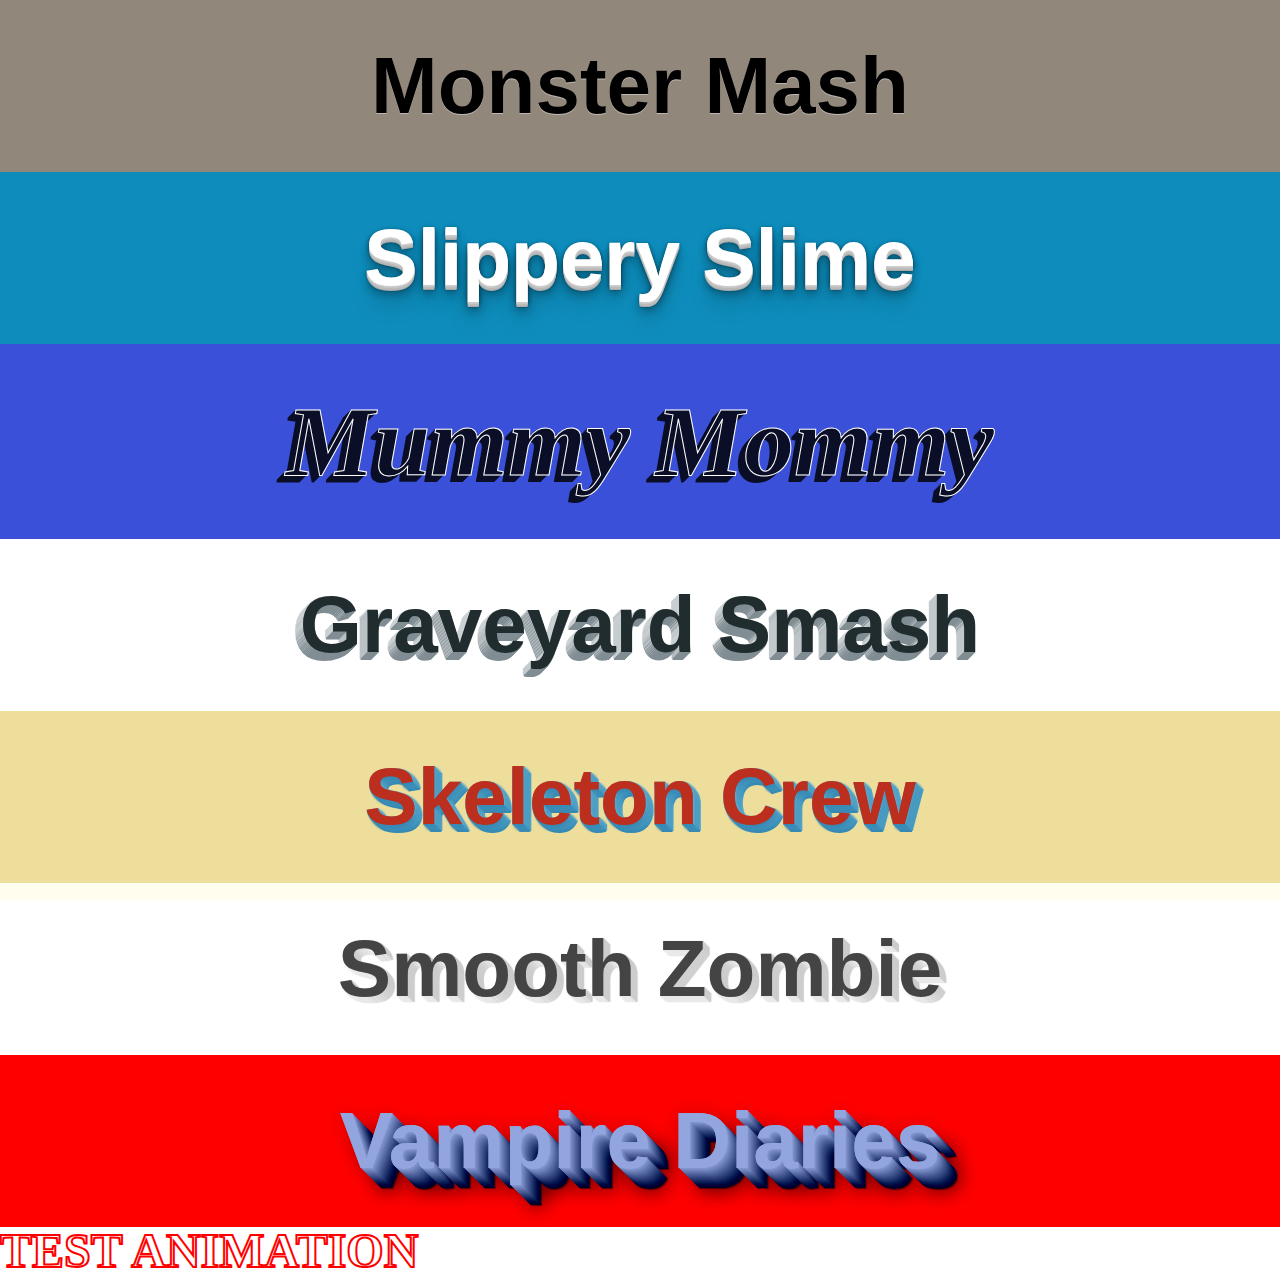
<file: type.html>
<!DOCTYPE html>
<html lang="en" dir="ltr">
  <head>
    <meta charset="utf-8">
  	<!-- Always force latest IE rendering engine & Chrome Frame -->
  	<meta http-equiv="X-UA-Compatible" content="IE=edge,chrome=1">

  	<title>Master</title>
  	<meta name="description" content="This is the master doc CHANGE ME">
  	<meta name="keywords" content="responsive, grid, system, web design">

  	<meta name="author" content="www.matthewking.design">

  	<meta http-equiv="cleartype" content="on">

  	<link rel="shortcut icon" href="/favicon.ico">

  	<!-- Responsive and mobile friendly stuff -->
  	<meta name="HandheldFriendly" content="True">
  	<meta name="MobileOptimized" content="320">
  	<meta name="viewport" content="width=device-width, initial-scale=1.0">

  	<!-- Stylesheets -->
  	<link rel="stylesheet" href="css/html5reset.css" media="all">
  	<link rel="stylesheet" href="css/col.css" media="all">
  	<link rel="stylesheet" href="css/2cols.css" media="all">
  	<link rel="stylesheet" href="css/3cols.css" media="all">
  	<link rel="stylesheet" href="css/4cols.css" media="all">
  	<link rel="stylesheet" href="css/5cols.css" media="all">
  	<link rel="stylesheet" href="css/6cols.css" media="all">
  	<link rel="stylesheet" href="css/7cols.css" media="all">
  	<link rel="stylesheet" href="css/8cols.css" media="all">
  	<link rel="stylesheet" href="css/9cols.css" media="all">
  	<link rel="stylesheet" href="css/10cols.css" media="all">
  	<link rel="stylesheet" href="css/11cols.css" media="all">
  	<link rel="stylesheet" href="css/12cols.css" media="all">
    <link rel="stylesheet" href="css/style.css" media="all">
  </head>

    <body>
      <div class="container">
        <h1 class="simple">
          Monster Mash
        </h1>
        <h1 class="otto">
          Slippery Slime
        </h1>
        <h1 class="relief">
          Mummy Mommy
        </h1>
        <h1 class="close">
          Graveyard Smash
        </h1>
        <h1 class="printers">
          Skeleton Crew
        </h1>
        <h1 class="glow">
          Smooth Zombie
        </h1>
        <h1 class="vamp">
          Vampire Diaries
        </h1>
        <h3>
          TEST ANIMATION
        </h3>
      </div>

    </body>
    <script src="https://ajax.googleapis.com/ajax/libs/jquery/3.3.1/jquery.min.js"></script>
    <script src="js/script.js"></script>
  </html>
</file>
<file: css/col.css>
/*  SECTIONS  ============================================================================= */

.section {
	clear: both;
	padding: 0px;
	margin: 0px;
}

/*  GROUPING  ============================================================================= */


.group:before,
.group:after {
    content:"";
    display:table;
}
.group:after {
    clear:both;
}
.group {
    zoom:1; /* For IE 6/7 (trigger hasLayout) */
}

/*  GRID COLUMN SETUP   ==================================================================== */

.col {
	display: block;
	float:left;
	margin: 1% 0 1% 1.6%;
}

.col:first-child { margin-left: 0; } /* all browsers except IE6 and lower */


/*  REMOVE MARGINS AS ALL GO FULL WIDTH AT 480 PIXELS */

@media only screen and (max-width: 480px) {
	.col {
		margin: 1% 0 1% 0%;
	}
}
</file>
<file: css/2cols.css>
/*  GRID OF TWO   ============================================================================= */


.span_2_of_2 {
	width: 100%;
}

.span_1_of_2 {
	width: 49.2%;
}

/*  GO FULL WIDTH AT LESS THAN 480 PIXELS */

@media only screen and (max-width: 480px) {
	.span_2_of_2 {
		width: 100%; 
	}
	.span_1_of_2 {
		width: 100%; 
	}
}
</file>
<file: css/3cols.css>
/*  GRID OF THREE   ============================================================================= */


.span_3_of_3 {
	width: 100%;
}

.span_2_of_3 {
	width: 66.13%;
}

.span_1_of_3 {
	width: 32.26%;
}
.span_1_of_3a {
	width: 30%; 
}


/*  GO FULL WIDTH AT LESS THAN 480 PIXELS */

@media only screen and (max-width: 480px) {
	.span_3_of_3 {
		width: 100%;
	}
	.span_2_of_3 {
		width: 100%;
	}
	.span_1_of_3 {
		width: 100%;
	}
}
</file>
<file: css/4cols.css>
/*  GRID OF FOUR   ============================================================================= */


.span_4_of_4 {
	width: 100%;
}

.span_3_of_4 {
	width: 74.6%;
}

.span_2_of_4 {
	width: 49.2%;
}

.span_1_of_4 {
	width: 23.8%;
}
.span_1_of_4a {
	width: 20%; 
}


/*  GO FULL WIDTH AT LESS THAN 480 PIXELS */

@media only screen and (max-width: 480px) {
	.span_4_of_4 {
		width: 100%;
	}
	.span_3_of_4 {
		width: 100%;
	}
	.span_2_of_4 {
		width: 100%;
	}
	.span_1_of_4 {
		width: 100%;
	}
}
</file>
<file: css/5cols.css>
/*  GRID OF FIVE   ============================================================================= */

	
.span_5_of_5 {
	width: 100%;
}

.span_4_of_5 {
  	width: 79.68%; 
}

.span_3_of_5 {
  	width: 59.36%; 
}

.span_2_of_5 {
  	width: 39.04%;
}

.span_1_of_5 {
  	width: 18.72%;
}


/*  GO FULL WIDTH AT LESS THAN 480 PIXELS */

@media only screen and (max-width: 480px) {
	.span_5_of_5 {
		width: 100%; 
	}
	.span_4_of_5 {
		width: 100%; 
	}
	.span_3_of_5 {
		width: 100%; 
	}
	.span_2_of_5 {
		width: 100%; 
	}
	.span_1_of_5 {
		width: 100%; 
	}
}
</file>
<file: css/6cols.css>
/*  GRID OF SIX   ============================================================================= */


.span_6_of_6 {
	width: 100%;
}

.span_5_of_6 {
  	width: 83.06%;
}

.span_4_of_6 {
  	width: 66.13%;
}

.span_3_of_6 {
  	width: 49.2%;
}

.span_2_of_6 {
  	width: 32.26%;
}

.span_1_of_6 {
  	width: 15.33%;
}


/*  GO FULL WIDTH AT LESS THAN 480 PIXELS */

@media only screen and (max-width: 480px) {
	.span_6_of_6 {
		width: 100%; 
	}
	.span_5_of_6 {
		width: 100%; 
	}
	.span_4_of_6 {
		width: 100%; 
	}
	.span_3_of_6 {
		width: 100%; 
	}
	.span_2_of_6 {
		width: 100%; 
	}
	.span_1_of_6 {
		width: 100%; 
	}
}
</file>
<file: css/7cols.css>
/*  GRID OF SEVEN   ============================================================================= */


.span_7_of_7 {
	width: 100%;
}

.span_6_of_7 {
	width: 85.48%;
}

.span_5_of_7 {
  	width: 70.97%;
}

.span_4_of_7 {
  	width: 56.45%;
}

.span_3_of_7 {
  	width: 41.94%;
}

.span_2_of_7 {
  	width: 27.42%;
}

.span_1_of_7 {
  	width: 12.91%;
}


/*  GO FULL WIDTH AT LESS THAN 480 PIXELS */

@media only screen and (max-width: 480px) {
	.span_7_of_7 {
		width: 100%; 
	}
	.span_6_of_7 {
		width: 100%; 
	}
	.span_5_of_7 {
		width: 100%; 
	}
	.span_4_of_7 {
		width: 100%; 
	}
	.span_3_of_7 {
		width: 100%; 
	}
	.span_2_of_7 {
		width: 100%; 
	}
	.span_1_of_7 {
		width: 100%; 
	}
}
</file>
<file: css/8cols.css>
/*  GRID OF EIGHT   ============================================================================= */

	
.span_8_of_8 {
	width: 100%;
}

.span_7_of_8 {
	width: 87.3%; 
}

.span_6_of_8 {
	width: 74.6%; 
}

.span_5_of_8 {
	width: 61.9%; 
}

.span_4_of_8 {
	width: 49.2%; 
}

.span_3_of_8 {
	width: 36.5%;
}

.span_2_of_8 {
	width: 23.8%; 
}

.span_1_of_8 {
	width: 11.1%; 
}


/*  GO FULL WIDTH AT LESS THAN 480 PIXELS */

@media only screen and (max-width: 480px) {
	.span_8_of_8 {
		width: 100%; 
	}
	.span_7_of_8 {
		width: 100%; 
	}
	.span_6_of_8 {
		width: 100%; 
	}
	.span_5_of_8 {
		width: 100%; 
	}
	.span_4_of_8 {
		width: 100%; 
	}
	.span_3_of_8 {
		width: 100%; 
	}
	.span_2_of_8 {
		width: 100%; 
	}
	.span_1_of_8 {
		width: 100%; 
	}
}
</file>
<file: css/9cols.css>
/*  GRID OF NINE   ============================================================================= */


.span_9_of_9 {
	width: 100%;
}

.span_8_of_9 {
	width: 88.71%;
}

.span_7_of_9 {
	width: 77.42%; 
}

.span_6_of_9 {
	width: 66.13%; 
}

.span_5_of_9 {
	width: 54.84%; 
}

.span_4_of_9 {
	width: 43.55%; 
}

.span_3_of_9 {
	width: 32.26%;
}

.span_2_of_9 {
	width: 20.97%; 
}

.span_1_of_9 {
	width: 9.68%; 
}


/*  GO FULL WIDTH AT LESS THAN 480 PIXELS */

@media only screen and (max-width: 480px) {
	.span_9_of_9 {
		width: 100%; 
	}
	.span_8_of_9 {
		width: 100%; 
	}
	.span_7_of_9 {
		width: 100%; 
	}
	.span_6_of_9 {
		width: 100%; 
	}
	.span_5_of_9 {
		width: 100%; 
	}
	.span_4_of_9 {
		width: 100%; 
	}
	.span_3_of_9 {
		width: 100%; 
	}
	.span_2_of_9 {
		width: 100%; 
	}
	.span_1_of_9 {
		width: 100%; 
	}
}
</file>
<file: css/10cols.css>
/*  GRID OF TEN   ============================================================================= */


.span_10_of_10 {
	width: 100%;
}

.span_9_of_10 {
	width: 89.84%;
}

.span_8_of_10 {
	width: 79.68%;
}

.span_7_of_10 {
	width: 69.52%; 
}

.span_6_of_10 {
	width: 59.36%; 
}

.span_5_of_10 {
	width: 49.2%; 
}

.span_4_of_10 {
	width: 39.04%; 
}

.span_3_of_10 {
	width: 28.88%;
}

.span_2_of_10 {
	width: 18.72%; 
}

.span_1_of_10 {
	width: 8.56%; 
}


/*  GO FULL WIDTH AT LESS THAN 480 PIXELS */

@media only screen and (max-width: 480px) {
	.span_10_of_10 {
		width: 100%; 
	}
	.span_9_of_10 {
		width: 100%; 
	}
	.span_8_of_10 {
		width: 100%; 
	}
	.span_7_of_10 {
		width: 100%; 
	}
	.span_6_of_10 {
		width: 100%; 
	}
	.span_5_of_10 {
		width: 100%; 
	}
	.span_4_of_10 {
		width: 100%; 
	}
	.span_3_of_10 {
		width: 100%; 
	}
	.span_2_of_10 {
		width: 100%; 
	}
	.span_1_of_10 {
		width: 100%; 
	}
}
</file>
<file: css/11cols.css>
/*  GRID OF ELEVEN   ============================================================================= */

.span_11_of_11 {
	width: 100%;
}

.span_10_of_11 {
	width: 90.76%;
}

.span_9_of_11 {
	width: 81.52%;
}

.span_8_of_11 {
	width: 72.29%;
}

.span_7_of_11 {
	width: 63.05%; 
}

.span_6_of_11 {
	width: 53.81%; 
}

.span_5_of_11 {
	width: 44.58%; 
}

.span_4_of_11 {
	width: 35.34%; 
}

.span_3_of_11 {
	width: 26.1%;
}

.span_2_of_11 {
	width: 16.87%; 
}

.span_1_of_11 {
	width: 7.63%; 
}


/*  GO FULL WIDTH AT LESS THAN 480 PIXELS */

@media only screen and (max-width: 480px) {
	.span_11_of_11 {
		width: 100%; 
	}
	.span_10_of_11 {
		width: 100%; 
	}
	.span_9_of_11 {
		width: 100%; 
	}
	.span_8_of_11 {
		width: 100%; 
	}
	.span_7_of_11 {
		width: 100%; 
	}
	.span_6_of_11 {
		width: 100%; 
	}
	.span_5_of_11 {
		width: 100%; 
	}
	.span_4_of_11 {
		width: 100%; 
	}
	.span_3_of_11 {
		width: 100%; 
	}
	.span_2_of_11 {
		width: 100%; 
	}
	.span_1_of_11 {
		width: 100%; 
	}
}
</file>
<file: css/12cols.css>
/*  GRID OF TWELVE   ============================================================================= */

.span_12_of_12 {
	width: 100%;
}

.span_11_of_12 {
	width: 91.53%;
}

.span_10_of_12 {
	width: 83.06%;
}

.span_9_of_12 {
	width: 74.6%;
}

.span_8_of_12 {
	width: 66.13%;
}

.span_7_of_12 {
	width: 57.66%; 
}

.span_6_of_12 {
	width: 49.2%; 
}

.span_5_of_12 {
	width: 40.73%; 
}

.span_4_of_12 {
	width: 32.26%; 
}

.span_3_of_12 {
	width: 23.8%;
}

.span_2_of_12 {
	width: 15.33%; 
}

.span_1_of_12 {
	width: 6.86%; 
}


/*  GO FULL WIDTH AT LESS THAN 480 PIXELS */

@media only screen and (max-width: 480px) {
	.span_12_of_12 {
		width: 100%; 
	}
	.span_11_of_12 {
		width: 100%; 
	}
	.span_10_of_12 {
		width: 100%; 
	}
	.span_9_of_12 {
		width: 100%; 
	}
	.span_8_of_12 {
		width: 100%; 
	}
	.span_7_of_12 {
		width: 100%; 
	}
	.span_6_of_12 {
		width: 100%; 
	}
	.span_5_of_12 {
		width: 100%; 
	}
	.span_4_of_12 {
		width: 100%; 
	}
	.span_3_of_12 {
		width: 100%; 
	}
	.span_2_of_12 {
		width: 100%; 
	}
	.span_1_of_12 {
		width: 100%; 
	}
}
</file>
<file: css/style.css>
html{

}
a {
  text-decoration: none;
  color: #292a2b;

}
.container{
  height: 100vh;
  width: 100vw;
  background: #fffded;
}
.container-svg{
  height: 100vh;
  width: 100vw;
  -webkit-background-size: cover;
  -moz-background-size: cover;
  -o-background-size: cover;
  background-size: cover;
  overflow: hidden;
}
.container-federation{
  background: url(../img/Federation-bg.png) no-repeat center center fixed;
  height: 100vh;
  width: 100vw;
  -webkit-background-size: cover;
  -moz-background-size: cover;
  -o-background-size: cover;
  background-size: cover;
  overflow: hidden;
}

/* HOME PAGE CONTENT */
#home-page-main-content{
  font-family: 'Crimson Text', serif;
  font-size: 3em;
  color: #292a2b;
}
#home-page-body-copy{
  padding: 10px;
  border-top: 2px solid #e85935;
  border-bottom: 2px solid #e85935;
  margin: 5%;
  padding: 2%;
  line-height: 60px;
}
#home-page-body-copy a {
  color: #292a2b;
  font-family: 'Crimson Text', serif;
  font-weight: 600;
  font-style: italic;
}
#home-page-clients{

}
#home-page-personal{

}
#home-page-main-content ul{
  list-style-type: none;
  margin: 3% 5% 3% 6%;
  overflow: hidden;
  background-color: #fffded;
  font-size: .4em;
}
#home-page-main-content ul li{
  font-family: 'Space Mono', monospace;
  float: left;
  padding: 10px;
  color: #e85935;
}
#home-page-main-content ul li:nth-child(1){
  font-style: italic;
  font-weight: 700;
  letter-spacing: 2px;
}
#home-page-main-content ul li:nth-child(2){
  font-style: italic;
  font-weight: 700;
}


/* NAVBAR */

#hamburger-open, #hamburger-close{
  width: 60px;
  top: 0;
  right: 0;
  position: absolute;
  margin: 30px 30px 0 0;
}
#hamburger-open path {
  fill-opacity: 0;
  stroke: #e85935;
  stroke-width: 10;
  stroke-dasharray: 100;
  animation: dash 5s infinite;
}
#hamburger-close path{
  fill-opacity: 0;
  stroke: #fffded;
  stroke-width: 10;
  stroke-dasharray: 50;
  animation: dash 5s infinite;
}
@keyframes dash {
  to {
    stroke-dashoffset: 800;
  }
}
.sidenav {
    height: 100%;
    width: 0;
    position: fixed;
    z-index: 1;
    top: 0;
    right: 0;
    background-color:  #e85935;
    overflow-x: hidden;
    transition: 0.5s;
    padding-top: 100px;
}

.sidenav a {
    /* padding: 8px 8px 8px 32px; */
    text-decoration: none;
    text-align: left;
    padding-left: 5%;
    color: #fffded;
    display: block;
    transition: 0.3s;
}

.sidenav a:hover {
    color: #e85935;
}

.sidenav .closebtn {
    top: 0;
    right: 0;
    position: absolute;
    padding: 30px 30px 0 0;
}
.sidenav img{
  width: 60px;
}
.sidenav .closebtn a:hover{
  color: #fffded;
  background-color: #e85935;
}
.sidenav-item {
  font-size: 3em;
}
/* #sidenav-item-clients{
  font-family: 'Crimson Text', serif;
  font-style: italic;
  font-size: 4em;
} */
#sidenav-item-salon{
  font-family: 'Raleway', sans-serif;
  /* font-size: 7em; */
  padding-top: 20px;
}
#sidenav-item-federation{
  font-family: 'Open Sans Condensed', sans-serif;
  /* font-size: 5em; */
  padding-top: 20px;
}
#sidenav-item-noodle-live{
  font-family: 'Space Mono', monospace;
  /* font-size: 4em; */
  padding-top: 20px;
}
/* #sidenav-item-personal{
  font-family: 'Crimson Text', serif;
  font-style: italic;
  font-size: 4em;
  margin-top:20px;
} */
#sidenav-item-styles{
  font-family: 'Montserrat', sans-serif;
  /* font-size: 6em; */
  padding-top: 20px;
}
#sidenav-item-drawing{
  font-family: 'Space Mono', monospace;
  /* font-size: 6em; */
}
#sidenav-item-trumped{
  font-family: 'Shrikhand', cursive;
  /* font-size: 5em; */
  padding-top: 20px;
}
#sidenav-item-aeroponics{
  font-family: 'Playfair Display', serif;
  /* font-size: 5em; */
}
#sidenav-item-about-me{
  font-family: 'Space Mono', monospace;
  font-style: italic;
  font-weight: 700;
  letter-spacing: 2px;
  /* font-size: 5em; */
  padding-top: 20px;
}



@media screen and (max-height: 450px) {
  .sidenav {padding-top: 15px;}
  .sidenav a {font-size: 18px;}
}

#navigation-bar{
  background-color: #e85935;
}
#navigation-bar h3{

}
#navigation-bar ul{

}
#navigation-bar ul li{

}

/* TYPE */
/* 1. value = The X-coordinate
2. value = The Y-coordinate
3. value = The blur radius
4. value = The color of the shadow */
h1 {
  text-align: center;
  font: bold 80px Sans-Serif;
  padding: 40px 0;
}

.simple {
  background: #91877b;
  text-shadow: 0 1px 0 rgba(255, 255, 255, 0.4);
}

.otto {
  background: #0e8dbc;
  color: white;
  text-shadow: 0 1px 0 #ccc,
  0 2px 0 #c9c9c9,
  0 3px 0 #bbb,
  0 4px 0 #b9b9b9,
  0 5px 0 #aaa,
  0 6px 1px rgba(0, 0, 0, .1),
  0 0 5px rgba(0, 0, 0, .1),
  0 1px 3px rgba(0, 0, 0, .3),
  0 3px 5px rgba(0, 0, 0, .2),
  0 5px 10px rgba(0, 0, 0, .25),
  0 10px 10px rgba(0, 0, 0, .2),
  0 20px 20px rgba(0, 0, 0, .15);
}

.relief {
  background-color: #3a50d9;
  color: #0a0e27;
  -webkit-text-stroke: 1px #ffffff;
  font: italic bold 100px Georgia, Serif;
  text-shadow: -4px 3px 0 #0a0e27,
  -1px 0px 0 #0a0e27,
  -2px 1px 0 #0a0e27,
  -3px 2px 0 #0a0e27,
  -5px 4px 0 #0a0e27,
  -6px 5px 0 #0a0e27,
  -7px 6px 0 #0a0e27,
  -8px 7px 0 #0a0e27;
  /* -14px 7px 0 #0a0e27; */
}

.close {
  background-color: #fff;
  color: #202c2d;
  text-shadow: 0 1px #808d93, -1px 0 #cdd2d5, -1px 2px #808d93, -2px 1px #cdd2d5, -2px 3px #808d93, -3px 2px #cdd2d5, -3px 4px #808d93, -4px 3px #cdd2d5, -4px 5px #808d93, -5px 4px #cdd2d5, -5px 6px #808d93, -6px 5px #cdd2d5, -6px 7px #808d93, -7px 6px #cdd2d5, -7px 8px #808d93, -8px 7px #cdd2d5;
}

.printers {
  background-color: #edde9c;
  color: #bc2e1e;
  text-shadow: 0 1px 0px #378ab4, 1px 0 0px #5dabcd, 1px 2px 1px #378ab4, 2px 1px 1px #5dabcd, 2px 3px 2px #378ab4, 3px 2px 2px #5dabcd, 3px 4px 2px #378ab4, 4px 3px 3px #5dabcd, 4px 5px 3px #378ab4, 5px 4px 2px #5dabcd, 5px 6px 2px #378ab4, 6px 5px 2px #5dabcd, 6px 7px 1px #378ab4, 7px 6px 1px #5dabcd, 7px 8px 0px #378ab4, 8px 7px 0px #5dabcd;
}

.glow {
  color: #444;
  text-shadow: 1px 0px 1px #ccc, 0px 1px 1px #eee, 2px 1px 1px #ccc, 1px 2px 1px #eee, 3px 2px 1px #ccc, 2px 3px 1px #eee, 4px 3px 1px #ccc, 3px 4px 1px #eee, 5px 4px 1px #ccc, 4px 5px 1px #eee, 6px 5px 1px #ccc, 5px 6px 1px #eee, 7px 6px 1px #ccc;
}

.vamp {
  color: #92a5de;
  background: red;
  text-shadow: 0px 0px 0 rgb(137, 156, 213), 1px 1px 0 rgb(129, 148, 205), 2px 2px 0 rgb(120, 139, 196), 3px 3px 0 rgb(111, 130, 187), 4px 4px 0 rgb(103, 122, 179), 5px 5px 0 rgb(94, 113, 170), 6px 6px 0 rgb(85, 104, 161), 7px 7px 0 rgb(76, 95, 152), 8px 8px 0 rgb(68, 87, 144), 9px 9px 0 rgb(59, 78, 135), 10px 10px 0 rgb(50, 69, 126), 11px 11px 0 rgb(42, 61, 118), 12px 12px 0 rgb(33, 52, 109), 13px 13px 0 rgb(24, 43, 100), 14px 14px 0 rgb(15, 34, 91), 15px 15px 0 rgb(7, 26, 83), 16px 16px 0 rgb(-2, 17, 74), 17px 17px 0 rgb(-11, 8, 65), 18px 18px 0 rgb(-19, 0, 57), 19px 19px 0 rgb(-28, -9, 48), 20px 20px 0 rgb(-37, -18, 39), 21px 21px 20px rgba(0, 0, 0, 1), 21px 21px 1px rgba(0, 0, 0, 0.5), 0px 0px 20px rgba(0, 0, 0, .2);
}
h3 {
  font-size: 48px;

  -webkit-text-stroke: 2px red;
  -webkit-text-fill-color: white;
  color: white;

  -webkit-animation: colorchange 1s infinite;
  -webkit-animation-direction: alternate;
}

@-webkit-keyframes colorchange {
  0% {
    -webkit-text-stroke: 2px #5dabcd;
  }
  100% {
    -webkit-text-stroke: 2px rgb(7, 26, 83);
  }
}

/* HOVER */
/* Underline From Right */
.hvr-underline-from-right {
  display: inline-block;
  vertical-align: middle;
  -webkit-transform: perspective(1px) translateZ(0);
  transform: perspective(1px) translateZ(0);
  position: relative;
  overflow: hidden;
}
.hvr-underline-from-right:before {
  content: "";
  position: absolute;
  z-index: -1;
  left: 100%;
  right: 0;
  bottom: 0;
  background: #e85935;
  height: 4px;
  -webkit-transition-property: left;
  transition-property: left;
  -webkit-transition-duration: 0.3s;
  transition-duration: 0.3s;
  -webkit-transition-timing-function: ease-out;
  transition-timing-function: ease-out;
}
.hvr-underline-from-right:hover:before, .hvr-underline-from-right:focus:before, .hvr-underline-from-right:active:before {
  left: 0;
}
/* Sweep To Left */
.hvr-sweep-to-left {
  display: inline-block;
  vertical-align: middle;
  -webkit-transform: perspective(1px) translateZ(0);
  transform: perspective(1px) translateZ(0);
  box-shadow: 0 0 1px rgba(0, 0, 0, 0);
  position: relative;
  -webkit-transition-property: color;
  transition-property: color;
  -webkit-transition-duration: 0.3s;
  transition-duration: 0.3s;
}
.hvr-sweep-to-left:before {
  content: "";
  position: absolute;
  z-index: -1;
  top: 0;
  left: 0;
  right: 0;
  bottom: 0;
  background: #fffded;
  -webkit-transform: scaleX(0);
  transform: scaleX(0);
  -webkit-transform-origin: 100% 50%;
  transform-origin: 100% 50%;
  -webkit-transition-property: transform;
  transition-property: transform;
  -webkit-transition-duration: 0.3s;
  transition-duration: 0.3s;
  -webkit-transition-timing-function: ease-out;
  transition-timing-function: ease-out;
}
.hvr-sweep-to-left:hover, .hvr-sweep-to-left:focus, .hvr-sweep-to-left:active {
  color: white;
}
.hvr-sweep-to-left:hover:before, .hvr-sweep-to-left:focus:before, .hvr-sweep-to-left:active:before {
  -webkit-transform: scaleX(1);
  transform: scaleX(1);
}
/* Sweep To Right */
.hvr-sweep-to-right {
  display: inline-block;
  vertical-align: middle;
  -webkit-transform: perspective(1px) translateZ(0);
  transform: perspective(1px) translateZ(0);
  box-shadow: 0 0 1px rgba(0, 0, 0, 0);
  position: relative;
  -webkit-transition-property: color;
  transition-property: color;
  -webkit-transition-duration: 0.3s;
  transition-duration: 0.3s;
}
.hvr-sweep-to-right:before {
  content: "";
  position: absolute;
  z-index: -1;
  top: 0;
  left: 0;
  right: 0;
  bottom: 0;
  background: #fffded;
  -webkit-transform: scaleX(0);
  transform: scaleX(0);
  -webkit-transform-origin: 0 50%;
  transform-origin: 0 50%;
  -webkit-transition-property: transform;
  transition-property: transform;
  -webkit-transition-duration: 0.3s;
  transition-duration: 0.3s;
  -webkit-transition-timing-function: ease-out;
  transition-timing-function: ease-out;
}
.hvr-sweep-to-right:hover, .hvr-sweep-to-right:focus, .hvr-sweep-to-right:active {
  color: white;
}
.hvr-sweep-to-right:hover:before, .hvr-sweep-to-right:focus:before, .hvr-sweep-to-right:active:before {
  -webkit-transform: scaleX(1);
  transform: scaleX(1);
}
/* Grow */
.hvr-grow {
  display: inline-block;
  vertical-align: middle;
  -webkit-transform: perspective(1px) translateZ(0);
  transform: perspective(1px) translateZ(0);
  box-shadow: 0 0 1px rgba(0, 0, 0, 0);
  -webkit-transition-duration: 0.3s;
  transition-duration: 0.3s;
  -webkit-transition-property: transform;
  transition-property: transform;
}
.hvr-grow:hover, .hvr-grow:focus, .hvr-grow:active {
  -webkit-transform: scale(1.1);
  transform: scale(1.1);
}
/* Outline Out */
.hvr-outline-out {
  display: inline-block;
  vertical-align: middle;
  -webkit-transform: perspective(1px) translateZ(0);
  transform: perspective(1px) translateZ(0);
  box-shadow: 0 0 1px rgba(0, 0, 0, 0);
  position: relative;
}
.hvr-outline-out:before {
  content: '';
  position: absolute;
  border-top: #e85935 solid 2px;
  border-bottom: #e85935 solid 2px;
  top: 0;
  right: 0;
  bottom: 0;
  left: 0;
  -webkit-transition-duration: 0.3s;
  transition-duration: 0.3s;
  -webkit-transition-property: top, right, bottom, left;
  transition-property: top, right, bottom, left;
}
.hvr-outline-out:hover:before, .hvr-outline-out:focus:before, .hvr-outline-out:active:before {
  top: -16px;
  right: -8px;
  bottom: -16px;
  left: -8px;
}
/* Icon Spin */
.hvr-icon-spin {
  display: inline-block;
  vertical-align: middle;
  -webkit-transform: perspective(1px) translateZ(0);
  transform: perspective(1px) translateZ(0);
  box-shadow: 0 0 1px rgba(0, 0, 0, 0);
}
.hvr-icon-spin .hvr-icon {
  -webkit-transition-duration: 1s;
  transition-duration: 1s;
  -webkit-transition-property: transform;
  transition-property: transform;
  -webkit-transition-timing-function: ease-in-out;
  transition-timing-function: ease-in-out;
}
.hvr-icon-spin:hover .hvr-icon, .hvr-icon-spin:focus .hvr-icon, .hvr-icon-spin:active .hvr-icon {
  -webkit-transform: rotate(360deg);
  transform: rotate(360deg);
}
/* SVG */
#hamburger-svg{
  /* height: 400px; */
}
#hamburger-svg path {
  fill-opacity: 0;
  stroke: #e85935;
  stroke-width: 5;
  stroke-dasharray: 100;
  animation: dash 5s infinite;
}
/* #BG-texture-01{
  fill-opacity: 0;
  stroke: #e85935;
  stroke-width: 5;
  stroke-dasharray: 100;
  animation: dash 5s infinite;
} */
#p1{
  fill-opacity: 0;
  stroke: #e85935;
  stroke-width: 5;
  stroke-dasharray: 100;
  animation: dash 5s infinite;
}

@keyframes draw {
  to {
    stroke-dashoffset: 0;
  }
}
/* svg background */
.third{
  height: 33vh;
}
.container-svg {

}

/* #hamburger-svg{
  height: 400px;
  padding: 10px;
}
#hamburger-svg path {
  fill-opacity: 0;
  stroke: #e85935;
  stroke-width: 10;
  stroke-dasharray: 870;
  stroke-dashoffset: 870;
  animation-name: draw;
  animation-duration: 5s;
  animation-fill-mode: forwards; // Stay on the last frame
  animation-iteration-count: 1; // Run only once
  animation-timing-function: linear;
} */
/* #hamburger-svg path{
  stroke:green;
  stroke-width:10px;
  fill:none;
} */

/* .footer{
  text-align: center;
  width: inherit;
  bottom: 0;
  left: 0;
  position: absolute;
  font-family: 'Space Mono', monospace;
}
.footer ul{
  list-style-type: none;
  margin: 0;
  padding: 0;
  overflow: hidden;
  background-color: #e85935;
}
.footer ul li{
  float: left;
  padding: 10px;
  color:#fffded;
}
.footer ul li a{
  color:#fffded;
}
#footer-title{

}
#footer-sub-title{
  font-style: italic;
  font-weight: 700;
}
#footer-email{
}
#footer-atic{
}
#footer-insta img{
  margin: 0;
  width: 20px;
} */
</file>
